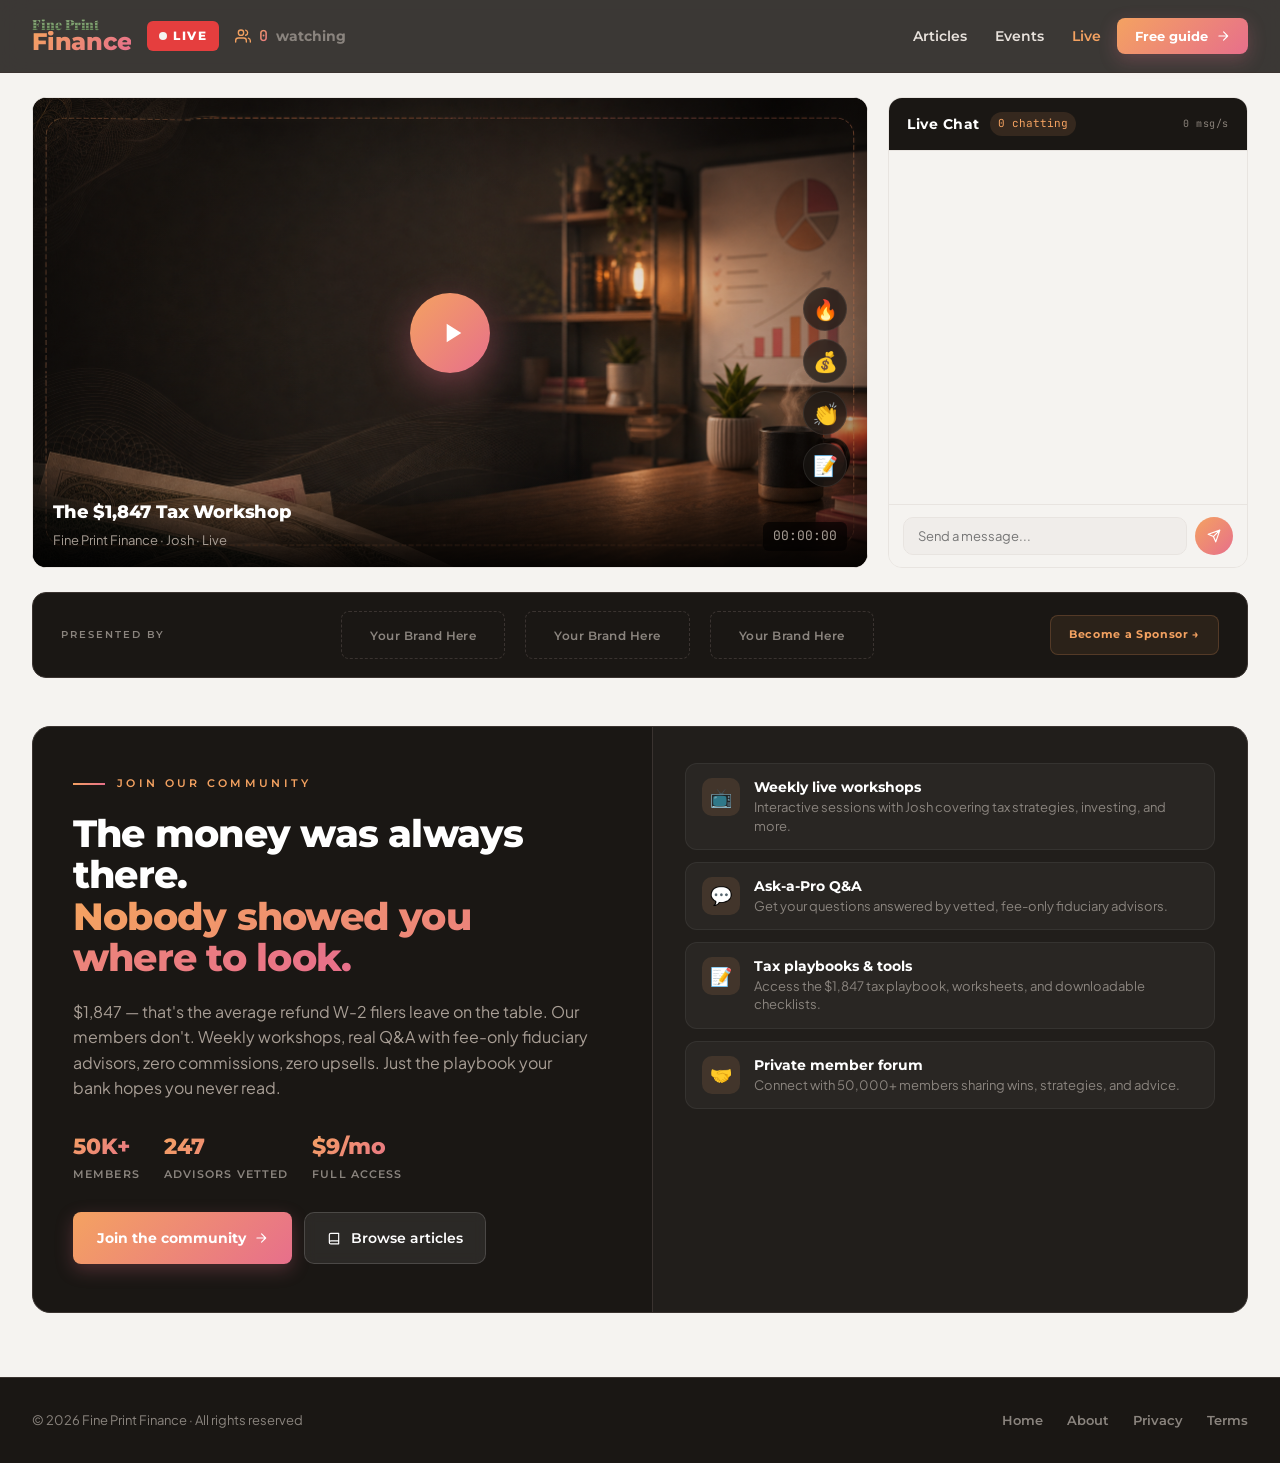
<file: live/index.html>
<!doctype html>
<html lang="en">
<head>
<meta charset="utf-8"/>
<meta name="viewport" content="width=device-width,initial-scale=1"/>
<title>LIVE — Fine Print Finance</title>
<meta name="description" content="Fine Print Finance — Live event stream"/>
<link rel="preconnect" href="https://fonts.googleapis.com">
<link rel="preconnect" href="https://fonts.gstatic.com" crossorigin>
<link href="https://fonts.googleapis.com/css2?family=Montserrat:wght@400;500;600;700;800;900&family=Plus+Jakarta+Sans:wght@400;500;600;700&family=Playfair+Display:ital,wght@0,700;0,800;0,900;1,700;1,800;1,900&family=JetBrains+Mono:wght@400;500&display=swap" rel="stylesheet">
<style>
:root {
  --coral: #F4A261;
  --pink: #E76F8B;
  --green: #4A6741;
  --green-lt: #6B8F5E;
  --char: #1A1714;
  --warm-dark: #2A2420;
  --off-white: #F5F3F0;
  --lt-grey: #F0EDEA;
  --line: #E8E4E0;
  --line-dark: #3A3330;
  --text: #1A1714;
  --text-2: #6B6560;
  --text-3: #8A847E;
  --grad: linear-gradient(135deg, #F4A261 0%, #E76F8B 100%);
  --grad-soft: linear-gradient(135deg, rgba(244,162,97,0.12), rgba(231,111,139,0.12));
}

* { box-sizing: border-box; margin: 0; padding: 0; }
html { scroll-behavior: smooth; }
body {
  background: var(--off-white);
  color: var(--text);
  font-family: 'Plus Jakarta Sans', 'Helvetica Neue', sans-serif;
  font-size: 17px; line-height: 1.6;
  -webkit-font-smoothing: antialiased;
}
h1,h2,h3,h4,h5 { font-family: 'Montserrat', sans-serif; margin: 0; letter-spacing: -0.01em; }
button { font-family: inherit; cursor: pointer; border: none; background: none; color: inherit; }

/* ============= WORDMARK ============= */
.fp-wm { display: inline-flex; flex-direction: column; align-items: flex-start; line-height: 0.95; cursor: pointer; }
.fp-wm .fp {
  font-family: 'Playfair Display', Georgia, serif; font-weight: 900;
  font-size: 14px; letter-spacing: -0.005em; line-height: 0.95;
  background-image:
    repeating-linear-gradient(0deg, rgba(0,0,0,0) 0px, rgba(0,0,0,0) 2px, rgba(26,23,20,0.45) 2px, rgba(26,23,20,0.45) 3px),
    linear-gradient(180deg, #8FAE7F, #6B8F5E);
  -webkit-background-clip: text; background-clip: text;
  -webkit-text-fill-color: transparent;
}
.fp-wm .fn {
  font-family: 'Montserrat', sans-serif; font-weight: 800; font-size: 24px;
  letter-spacing: -0.01em; line-height: 0.95;
  background: var(--grad); -webkit-background-clip: text; background-clip: text; color: transparent;
}

/* ============= NAV ============= */
.nav {
  position: sticky; top: 0; z-index: 100;
  background: rgba(26,23,20,0.85);
  backdrop-filter: blur(14px); -webkit-backdrop-filter: blur(14px);
  border-bottom: 1px solid var(--line-dark);
}
.nav-inner {
  display: flex; align-items: center; justify-content: space-between;
  height: 72px; max-width: 1440px; margin: 0 auto; padding: 0 32px; gap: 24px;
}
.nav-left { display: flex; align-items: center; gap: 16px; }
.nav-right { display: flex; align-items: center; gap: 16px; }

.nav-links { display: flex; align-items: center; gap: 28px; }
.nav-link {
  font-family: 'Montserrat', sans-serif; font-weight: 600; font-size: 14px;
  color: #e8e2dc; cursor: pointer; transition: color 0.15s; text-decoration: none;
}
.nav-link:hover, .nav-link.active { color: var(--coral); }

.live-badge {
  display: inline-flex; align-items: center; gap: 6px;
  background: #e53e3e; color: #fff; padding: 5px 12px; border-radius: 6px;
  font-family: 'Montserrat', sans-serif; font-weight: 800; font-size: 12px;
  letter-spacing: 0.12em; text-transform: uppercase;
  animation: livePulse 2s ease-in-out infinite;
}
.live-badge::before {
  content: ""; width: 8px; height: 8px; border-radius: 50%; background: var(--off-white);
  animation: liveDot 1.5s ease-in-out infinite;
}
@keyframes livePulse { 0%,100% { box-shadow: 0 0 0 0 rgba(229,62,62,0.5); } 50% { box-shadow: 0 0 12px 4px rgba(229,62,62,0.3); } }
@keyframes liveDot { 0%,100% { opacity: 1; } 50% { opacity: 0.4; } }

.viewer-count {
  display: flex; align-items: center; gap: 8px;
  font-family: 'Montserrat', sans-serif; font-weight: 700; font-size: 14px; color: #cfc7bf;
}
.viewer-count svg { color: var(--coral); }
.viewer-num {
  font-family: 'JetBrains Mono', monospace; font-weight: 500; font-size: 15px;
  background: var(--grad); -webkit-background-clip: text; background-clip: text; color: transparent;
}

.btn-primary {
  background: var(--grad); color: #fff; padding: 10px 18px; border-radius: 8px;
  font-family: 'Montserrat', sans-serif; font-weight: 700; font-size: 13px;
  box-shadow: 0 6px 18px rgba(231,111,139,0.25);
  display: inline-flex; align-items: center; gap: 8px;
  transition: transform 0.15s, box-shadow 0.15s; text-decoration: none;
}
.btn-primary:hover { transform: translateY(-1px); box-shadow: 0 8px 20px rgba(231,111,139,0.35); }

/* ============= MAIN LAYOUT ============= */
.live-content {
  max-width: 1440px; margin: 0 auto; padding: 24px 32px 0;
}

.live-grid {
  display: grid; grid-template-columns: 1fr 360px; gap: 20px;
}

/* ============= VIDEO ============= */
.video-wrap {
  border-radius: 14px; overflow: hidden; background: var(--char);
  border: 1px solid var(--line); position: relative;
}
.video-container {
  aspect-ratio: 16/9; position: relative; display: flex;
  align-items: center; justify-content: center; background: var(--char);
}
.video-placeholder {
  width: 100%; height: 100%;
  background: url('../assets/event-header-default.png') center center / cover no-repeat;
  position: relative;
}
.video-placeholder::after {
  content: ""; position: absolute; inset: 0;
  background: radial-gradient(circle at 50% 50%, transparent 30%, rgba(0,0,0,0.4) 100%);
}
.video-overlay {
  position: absolute; inset: 0; display: flex; align-items: center; justify-content: center; z-index: 2;
}
.play-button {
  width: 80px; height: 80px; border-radius: 50%;
  background: var(--grad); box-shadow: 0 12px 40px rgba(231,111,139,0.4);
  display: flex; align-items: center; justify-content: center;
  cursor: pointer; transition: transform 0.2s, box-shadow 0.2s;
}
.play-button:hover { transform: scale(1.08); box-shadow: 0 16px 48px rgba(231,111,139,0.5); }
.play-button svg { margin-left: 4px; }

.video-bottom-bar {
  position: absolute; bottom: 0; left: 0; right: 0; z-index: 3;
  padding: 16px 20px;
  background: linear-gradient(180deg, transparent, rgba(0,0,0,0.8));
  display: flex; justify-content: space-between; align-items: flex-end;
}
.stream-info { display: flex; flex-direction: column; gap: 4px; }
.stream-title {
  font-family: 'Montserrat', sans-serif; font-weight: 800; font-size: 18px;
  color: #fff; letter-spacing: -0.01em;
}
.stream-subtitle {
  font-family: 'Plus Jakarta Sans', sans-serif; font-size: 13px; color: #a89e95;
}
.stream-elapsed {
  font-family: 'JetBrains Mono', monospace; font-size: 13px; color: #a89e95;
  background: rgba(0,0,0,0.6); padding: 4px 10px; border-radius: 6px;
  backdrop-filter: blur(6px);
}

.reactions-bar {
  position: absolute; bottom: 80px; right: 20px; z-index: 5;
  display: flex; flex-direction: column; gap: 8px;
}
.reaction-btn {
  width: 44px; height: 44px; border-radius: 50%;
  background: rgba(26,23,20,0.7); backdrop-filter: blur(8px);
  border: 1px solid rgba(255,255,255,0.08);
  display: flex; align-items: center; justify-content: center;
  font-size: 20px; cursor: pointer; transition: transform 0.15s, background 0.15s;
}
.reaction-btn:hover { transform: scale(1.15); background: rgba(26,23,20,0.9); }

.floating-emoji {
  position: absolute; bottom: 100px; z-index: 4;
  font-size: 28px; pointer-events: none;
  animation: floatUp 3s ease-out forwards;
}
@keyframes floatUp {
  0% { opacity: 1; transform: translateY(0) scale(1); }
  70% { opacity: 0.8; }
  100% { opacity: 0; transform: translateY(-300px) scale(0.5) rotate(15deg); }
}

/* ============= CHAT PANEL ============= */
.chat-panel {
  border-radius: 14px; overflow: hidden; background: var(--off-white);
  border: 1px solid var(--line); display: flex; flex-direction: column;
}
.chat-header {
  padding: 14px 18px;
  border-bottom: 1px solid var(--line);
  display: flex; justify-content: space-between; align-items: center;
  background: var(--char); color: #fff;
  flex-shrink: 0;
}
.chat-header-left { display: flex; align-items: center; gap: 10px; }
.chat-header h3 {
  font-family: 'Montserrat', sans-serif; font-weight: 700; font-size: 14px;
  letter-spacing: 0.04em;
}
.chat-count {
  font-family: 'JetBrains Mono', monospace; font-size: 11px;
  color: var(--coral); background: rgba(244,162,97,0.12);
  padding: 3px 8px; border-radius: 12px;
}
.chat-speed {
  font-family: 'JetBrains Mono', monospace; font-size: 10px;
  color: #8a827a; letter-spacing: 0.06em;
}

.chat-messages {
  flex: 1; min-height: 0; overflow-y: auto; padding: 8px 0; background: var(--off-white);
  scroll-behavior: auto;
}
.chat-messages::-webkit-scrollbar { width: 4px; }
.chat-messages::-webkit-scrollbar-track { background: transparent; }
.chat-messages::-webkit-scrollbar-thumb { background: var(--line); border-radius: 4px; }

.chat-msg {
  padding: 6px 18px; font-size: 14px; line-height: 1.5;
  animation: msgSlide 0.2s ease-out; transition: background 0.2s;
}
.chat-msg:hover { background: var(--lt-grey); }
@keyframes msgSlide { from { opacity: 0; transform: translateY(8px); } to { opacity: 1; transform: translateY(0); } }

.chat-msg .name {
  font-family: 'Montserrat', sans-serif; font-weight: 700; font-size: 13px;
  margin-right: 6px; cursor: pointer;
}
.chat-msg .text { color: var(--text-2); }

/* User's pinned messages bar — always visible above input */
.user-pinned {
  border-top: 1px solid var(--line); background: var(--lt-grey);
  max-height: 120px; overflow-y: auto; padding: 0;
  flex-shrink: 0;
}
.user-pinned:empty { display: none; }
.user-pinned .chat-msg {
  background: rgba(74,103,65,0.08);
  border-left: 3px solid var(--green);
  padding: 8px 18px 8px 15px;
  animation: none;
}
.user-pinned .chat-msg .name { color: var(--green) !important; }
.user-pinned .chat-msg .text { color: var(--text); }
.user-pinned-label {
  font-family: 'Montserrat', sans-serif; font-weight: 600; font-size: 9px;
  letter-spacing: 0.15em; text-transform: uppercase; color: var(--text-3);
  padding: 6px 18px 0; display: block;
}
.user-pinned:empty + .user-pinned-label { display: none; }
.chat-msg .emoji { font-size: 15px; }

.nc-1 { color: #c07830; } .nc-2 { color: #c04860; } .nc-3 { color: #4A6741; }
.nc-4 { color: #4a7dab; } .nc-5 { color: #8a5dab; } .nc-6 { color: #a89040; }
.nc-7 { color: #c06050; } .nc-8 { color: #3a8a6a; } .nc-9 { color: #8a508a; }
.nc-10 { color: #8a7040; }

.chat-msg.super {
  background: var(--grad-soft);
  border-left: 3px solid var(--coral);
  padding-left: 15px; margin: 4px 0;
}
.chat-msg.super .amount {
  font-family: 'JetBrains Mono', monospace; font-weight: 700; font-size: 11px;
  background: var(--grad); -webkit-background-clip: text; background-clip: text; color: transparent;
  margin-right: 6px;
}

.chat-input-area {
  padding: 12px 14px; border-top: 1px solid var(--line);
  display: flex; gap: 8px; align-items: center; background: var(--off-white);
  flex-shrink: 0;
}
.chat-input-area input {
  flex: 1; background: var(--lt-grey); border: 1px solid var(--line);
  color: var(--text); padding: 10px 14px; border-radius: 10px;
  font-family: 'Plus Jakarta Sans', sans-serif; font-size: 13px; outline: none;
  transition: border-color 0.15s;
}
.chat-input-area input:focus { border-color: var(--coral); }
.chat-input-area button {
  width: 38px; height: 38px; border-radius: 50%; background: var(--grad);
  color: #fff; display: flex; align-items: center; justify-content: center;
  cursor: pointer; border: none; transition: transform 0.15s;
}
.chat-input-area button:hover { transform: scale(1.06); }

/* ============= SPONSOR LOWER THIRD ============= */
.sponsor-bar {
  margin-top: 24px; padding: 0 32px;
}
.sponsor-inner {
  max-width: 1440px; margin: 0 auto;
  border-radius: 14px; overflow: hidden;
  background: var(--char); border: 1px solid var(--line-dark);
  display: flex; align-items: center; justify-content: space-between;
  padding: 18px 28px; gap: 24px;
}
.sponsor-label {
  font-family: 'Montserrat', sans-serif; font-weight: 600; font-size: 10px;
  letter-spacing: 0.2em; text-transform: uppercase; color: var(--text-3);
  flex-shrink: 0;
}
.sponsor-slots {
  display: flex; align-items: center; gap: 20px; flex: 1;
  justify-content: center;
}
.sponsor-slot {
  display: flex; align-items: center; justify-content: center;
  padding: 10px 28px; border-radius: 8px;
  border: 1px dashed var(--line-dark);
  font-family: 'Montserrat', sans-serif; font-weight: 600; font-size: 12px;
  color: var(--text-3); letter-spacing: 0.04em;
  min-width: 160px; height: 48px;
  transition: border-color 0.15s, background 0.15s;
}
.sponsor-slot:hover {
  border-color: rgba(244,162,97,0.4); background: rgba(244,162,97,0.04);
}
.sponsor-cta {
  flex-shrink: 0;
  font-family: 'Montserrat', sans-serif; font-weight: 700; font-size: 11px;
  letter-spacing: 0.06em; color: var(--coral); background: rgba(244,162,97,0.08);
  border: 1px solid rgba(244,162,97,0.2); border-radius: 8px;
  padding: 10px 18px; cursor: pointer; transition: background 0.15s;
  text-decoration: none;
}
.sponsor-cta:hover { background: rgba(244,162,97,0.15); }

/* ============= COMMUNITY INVITE ============= */
.community-section {
  max-width: 1440px; margin: 0 auto; padding: 48px 32px 64px;
}
.community-invite {
  display: grid; grid-template-columns: 1fr 1fr; gap: 24px;
  border-radius: 18px; overflow: hidden;
  background: var(--char); color: #fff;
  border: 1px solid var(--line-dark);
}
.community-left {
  padding: 48px 40px; display: flex; flex-direction: column; gap: 20px;
  justify-content: center;
}
.community-eyebrow {
  font-family: 'Montserrat', sans-serif; font-weight: 600; font-size: 11px;
  letter-spacing: 0.3em; text-transform: uppercase; color: var(--coral);
  display: inline-flex; align-items: center; gap: 12px;
}
.community-eyebrow::before {
  content: ""; width: 32px; height: 2px; background: var(--grad);
}
.community-left h2 {
  font-weight: 800; font-size: clamp(28px, 3vw, 40px); line-height: 1.08;
  letter-spacing: -0.02em;
}
.community-left h2 em {
  font-style: normal; background: var(--grad);
  -webkit-background-clip: text; background-clip: text; color: transparent;
}
.community-left p {
  font-size: 16px; line-height: 1.6; color: #a89e95; max-width: 44ch;
}
.community-stats {
  display: flex; gap: 24px; margin-top: 8px;
}
.community-stat {
  display: flex; flex-direction: column; gap: 2px;
}
.community-stat b {
  font-family: 'Montserrat', sans-serif; font-weight: 800; font-size: 22px;
  background: var(--grad); -webkit-background-clip: text; background-clip: text; color: transparent;
}
.community-stat span {
  font-family: 'Montserrat', sans-serif; font-weight: 600; font-size: 11px;
  letter-spacing: 0.1em; text-transform: uppercase; color: var(--text-3);
}
.community-actions {
  display: flex; gap: 12px; flex-wrap: wrap; margin-top: 8px;
}
.btn-ghost {
  background: rgba(255,255,255,0.08); color: #fff; padding: 14px 22px; border-radius: 10px;
  font-family: 'Montserrat', sans-serif; font-weight: 600; font-size: 14px;
  border: 1px solid rgba(255,255,255,0.15);
  display: inline-flex; align-items: center; gap: 10px; backdrop-filter: blur(6px);
  transition: background 0.15s, border-color 0.15s; text-decoration: none; cursor: pointer;
}
.btn-ghost:hover { background: rgba(255,255,255,0.14); border-color: rgba(255,255,255,0.3); }

.community-right {
  display: flex; flex-direction: column; gap: 12px;
  padding: 36px 32px; background: rgba(255,255,255,0.03);
  border-left: 1px solid var(--line-dark);
}
.community-perk {
  display: flex; align-items: flex-start; gap: 14px;
  padding: 14px 16px; border-radius: 12px;
  background: rgba(255,255,255,0.04); border: 1px solid rgba(255,255,255,0.06);
  transition: background 0.15s;
}
.community-perk:hover { background: rgba(255,255,255,0.07); }
.perk-icon {
  width: 38px; height: 38px; border-radius: 10px; flex-shrink: 0;
  background: rgba(244,162,97,0.12); display: flex; align-items: center;
  justify-content: center; font-size: 18px;
}
.perk-text b {
  font-family: 'Montserrat', sans-serif; font-weight: 700; font-size: 14px;
  color: #fff; display: block; line-height: 1.3;
}
.perk-text span {
  font-family: 'Plus Jakarta Sans', sans-serif; font-size: 13px;
  color: #8a847e; line-height: 1.4; display: block; margin-top: 2px;
}

/* ============= FOOTER ============= */
.live-footer {
  background: var(--char); border-top: 1px solid var(--line-dark);
  padding: 32px 0;
}
.footer-inner {
  max-width: 1440px; margin: 0 auto; padding: 0 32px;
  display: flex; justify-content: space-between; align-items: center; gap: 24px;
}
.footer-copy {
  font-family: 'Plus Jakarta Sans', sans-serif; font-size: 13px; color: var(--text-3);
}
.footer-links {
  display: flex; gap: 24px;
}
.footer-links a {
  font-family: 'Montserrat', sans-serif; font-weight: 600; font-size: 13px;
  color: #8a847e; text-decoration: none; transition: color 0.15s;
}
.footer-links a:hover { color: var(--coral); }

/* ============= RESPONSIVE ============= */
@media (max-width: 980px) {
  .live-grid { grid-template-columns: 1fr; }
  .chat-panel { height: 420px; min-height: 360px; max-height: none; }
  .nav-links { display: none; }
  .sponsor-inner { flex-direction: column; text-align: center; gap: 16px; }
  .sponsor-slots { flex-wrap: wrap; }
  .community-invite { grid-template-columns: 1fr; }
  .community-right { border-left: none; border-top: 1px solid var(--line-dark); }
  .nav-inner { padding: 0 20px; }
  .live-content { padding: 24px 20px 0; }
  .sponsor-bar { padding: 0 20px; }
  .community-section { padding: 36px 20px 48px; }
  .footer-inner { padding: 0 20px; }
}
@media (max-width: 640px) {
  .live-content { padding: 16px 16px 0; }
  .live-grid { gap: 16px; }
  .video-wrap { border-radius: 10px; }
  .chat-panel { border-radius: 10px; height: 380px; }
  .sponsor-bar { padding: 0 16px; }
  .sponsor-inner { padding: 14px 18px; border-radius: 10px; }
  .sponsor-slot { min-width: 120px; padding: 8px 16px; }
  .community-section { padding: 28px 16px 40px; }
  .community-invite { border-radius: 14px; }
  .community-left { padding: 32px 24px; }
  .community-left h2 { font-size: 26px; }
  .community-right { padding: 24px; }
  .community-stats { gap: 16px; }
  .community-stat b { font-size: 18px; }
  .community-actions { flex-direction: column; }
  .footer-inner { flex-direction: column; gap: 12px; text-align: center; padding: 0 16px; }
  .footer-links { flex-wrap: wrap; justify-content: center; gap: 16px; }
}
</style>
</head>
<body>

<!-- ============= NAV ============= -->
<nav class="nav">
  <div class="nav-inner">
    <div class="nav-left">
      <div class="fp-wm" onclick="window.location.href='../blog/'">
        <span class="fp">Fine Print</span>
        <span class="fn">Finance</span>
      </div>
      <span class="live-badge">Live</span>
      <div class="viewer-count">
        <svg width="16" height="16" viewBox="0 0 24 24" fill="none"><path d="M17 21v-2a4 4 0 00-4-4H5a4 4 0 00-4 4v2M9 11a4 4 0 100-8 4 4 0 000 8zM23 21v-2a4 4 0 00-3-3.87M16 3.13a4 4 0 010 7.75" stroke="currentColor" stroke-width="2" stroke-linecap="round" stroke-linejoin="round"/></svg>
        <span class="viewer-num" id="viewerCount">0</span>
        <span style="color:var(--text-3)">watching</span>
      </div>
    </div>
    <div class="nav-right">
      <div class="nav-links">
        <a class="nav-link" href="../blog/">Articles</a>
        <a class="nav-link" href="../blog/#events">Events</a>
        <a class="nav-link active">Live</a>
      </div>
      <button class="btn-primary" onclick="window.location.href='../blog/#ask'">
        Free guide
        <svg width="14" height="14" viewBox="0 0 24 24" fill="none"><path d="M5 12h14M13 5l7 7-7 7" stroke="white" stroke-width="2" stroke-linecap="round" stroke-linejoin="round"/></svg>
      </button>
    </div>
  </div>
</nav>

<!-- ============= MAIN CONTENT ============= -->
<div class="live-content">
  <div class="live-grid">
    <!-- Video -->
    <div class="video-wrap">
      <div class="video-container" id="videoContainer">
        <div class="video-placeholder"></div>
        <div class="video-overlay" id="videoOverlay">
          <div class="play-button" onclick="startStream()">
            <svg width="32" height="32" viewBox="0 0 24 24" fill="white"><path d="M8 5v14l11-7z"/></svg>
          </div>
        </div>
        <div class="video-bottom-bar">
          <div class="stream-info">
            <div class="stream-title">The $1,847 Tax Workshop</div>
            <div class="stream-subtitle">Fine Print Finance &middot; Josh &middot; Live</div>
          </div>
          <div class="stream-elapsed" id="elapsed">00:00:00</div>
        </div>
        <div class="reactions-bar">
          <div class="reaction-btn" onclick="sendReaction('🔥')">🔥</div>
          <div class="reaction-btn" onclick="sendReaction('💰')">💰</div>
          <div class="reaction-btn" onclick="sendReaction('👏')">👏</div>
          <div class="reaction-btn" onclick="sendReaction('📝')">📝</div>
        </div>
      </div>
    </div>

    <!-- Chat -->
    <div class="chat-panel">
      <div class="chat-header">
        <div class="chat-header-left">
          <h3>Live Chat</h3>
          <span class="chat-count" id="chatCount">0 chatting</span>
        </div>
        <span class="chat-speed" id="chatSpeed">0 msg/s</span>
      </div>
      <div class="chat-messages" id="chatMessages"></div>
      <div class="user-pinned" id="userPinned"></div>
      <div class="chat-input-area">
        <input type="text" id="chatInput" placeholder="Send a message..." onkeydown="if(event.key==='Enter')sendUserMsg()"/>
        <button onclick="sendUserMsg()">
          <svg width="14" height="14" viewBox="0 0 24 24" fill="none"><path d="M22 2L11 13M22 2l-7 20-4-9-9-4 20-7z" stroke="white" stroke-width="2" stroke-linecap="round" stroke-linejoin="round"/></svg>
        </button>
      </div>
    </div>
  </div>
</div>

<!-- ============= SPONSOR LOWER THIRD ============= -->
<div class="sponsor-bar">
  <div class="sponsor-inner">
    <span class="sponsor-label">Presented by</span>
    <div class="sponsor-slots">
      <div class="sponsor-slot">Your Brand Here</div>
      <div class="sponsor-slot">Your Brand Here</div>
      <div class="sponsor-slot">Your Brand Here</div>
    </div>
    <a class="sponsor-cta" href="#">Become a Sponsor →</a>
  </div>
</div>

<!-- ============= COMMUNITY INVITE ============= -->
<div class="community-section">
  <div class="community-invite">
    <div class="community-left">
      <span class="community-eyebrow">Join our community</span>
      <h2>The money was always there.<br/><em>Nobody showed you where to look.</em></h2>
      <p>$1,847 — that's the average refund W-2 filers leave on the table. Our members don't. Weekly workshops, real Q&A with fee-only fiduciary advisors, zero commissions, zero upsells. Just the playbook your bank hopes you never read.</p>
      <div class="community-stats">
        <div class="community-stat">
          <b>50K+</b>
          <span>Members</span>
        </div>
        <div class="community-stat">
          <b>247</b>
          <span>Advisors vetted</span>
        </div>
        <div class="community-stat">
          <b>$9/mo</b>
          <span>Full access</span>
        </div>
      </div>
      <div class="community-actions">
        <a class="btn-primary" href="../blog/#ask" style="padding:14px 24px;font-size:14px;">
          Join the community
          <svg width="14" height="14" viewBox="0 0 24 24" fill="none"><path d="M5 12h14M13 5l7 7-7 7" stroke="white" stroke-width="2" stroke-linecap="round" stroke-linejoin="round"/></svg>
        </a>
        <a class="btn-ghost" href="../blog/">
          <svg width="14" height="14" viewBox="0 0 24 24" fill="none"><path d="M4 19.5A2.5 2.5 0 0 1 6.5 17H20V4H6.5A2.5 2.5 0 0 0 4 6.5v13zM4 19.5A2.5 2.5 0 0 0 6.5 22H20v-5" stroke="currentColor" stroke-width="2" fill="none" stroke-linecap="round" stroke-linejoin="round"/></svg>
          Browse articles
        </a>
      </div>
    </div>
    <div class="community-right">
      <div class="community-perk">
        <div class="perk-icon">📺</div>
        <div class="perk-text">
          <b>Weekly live workshops</b>
          <span>Interactive sessions with Josh covering tax strategies, investing, and more.</span>
        </div>
      </div>
      <div class="community-perk">
        <div class="perk-icon">💬</div>
        <div class="perk-text">
          <b>Ask-a-Pro Q&A</b>
          <span>Get your questions answered by vetted, fee-only fiduciary advisors.</span>
        </div>
      </div>
      <div class="community-perk">
        <div class="perk-icon">📝</div>
        <div class="perk-text">
          <b>Tax playbooks & tools</b>
          <span>Access the $1,847 tax playbook, worksheets, and downloadable checklists.</span>
        </div>
      </div>
      <div class="community-perk">
        <div class="perk-icon">🤝</div>
        <div class="perk-text">
          <b>Private member forum</b>
          <span>Connect with 50,000+ members sharing wins, strategies, and advice.</span>
        </div>
      </div>
    </div>
  </div>
</div>

<!-- ============= FOOTER ============= -->
<footer class="live-footer">
  <div class="footer-inner">
    <span class="footer-copy">© 2026 Fine Print Finance · All rights reserved</span>
    <div class="footer-links">
      <a href="../blog/">Home</a>
      <a href="../blog/#about">About</a>
      <a href="#">Privacy</a>
      <a href="#">Terms</a>
    </div>
  </div>
</footer>

<script>
// ========== CONFIG ==========
const SIMULATED_VIEWERS = 700000;
let trueViewers = 1;
let displayViewers = 0;
let streamStarted = false;
let streamStart = null;
let chatInterval = null;
let msgCount = 0;
let msgPerSecond = 0;
let lastMsgCountCheck = 0;
let lastMsgCountTime = Date.now();

// ========== VIEWER COUNT ==========
function animateViewerCount() {
  const target = SIMULATED_VIEWERS + trueViewers;
  const jitter = Math.floor((Math.random() - 0.5) * 2000);
  const finalTarget = target + jitter;

  if (displayViewers === 0) {
    const steps = 120;
    let step = 0;
    const ramp = setInterval(() => {
      step++;
      const progress = step / steps;
      const eased = 1 - Math.pow(1 - progress, 3);
      displayViewers = Math.floor(finalTarget * eased);
      updateViewerDisplay();
      if (step >= steps) {
        clearInterval(ramp);
        displayViewers = finalTarget;
        updateViewerDisplay();
        startViewerFluctuation();
      }
    }, 67);
  }
}

function startViewerFluctuation() {
  setInterval(() => {
    const jitter = Math.floor((Math.random() - 0.5) * 4000);
    const drift = Math.floor(Math.sin(Date.now() / 30000) * 8000);
    displayViewers = SIMULATED_VIEWERS + trueViewers + jitter + drift;
    updateViewerDisplay();
  }, 2000);
}

function updateViewerDisplay() {
  document.getElementById('viewerCount').textContent = displayViewers.toLocaleString();
}

// ========== ELAPSED TIME ==========
function updateElapsed() {
  if (!streamStart) return;
  const diff = Math.floor((Date.now() - streamStart) / 1000);
  const h = String(Math.floor(diff / 3600)).padStart(2, '0');
  const m = String(Math.floor((diff % 3600) / 60)).padStart(2, '0');
  const s = String(diff % 60).padStart(2, '0');
  document.getElementById('elapsed').textContent = `${h}:${m}:${s}`;
}

// ========== CHAT SIMULATION ==========
const FIRST_NAMES = [
  'Alex','Jordan','Sam','Morgan','Taylor','Casey','Riley','Quinn','Avery','Cameron',
  'Blake','Drew','Jamie','Jesse','Peyton','Reese','Sage','Skyler','Dakota','Kai',
  'Maria','David','Lisa','Mike','Sarah','Tom','Jenny','Chris','Amy','Dan',
  'Nicole','Ryan','Emily','Jake','Megan','Kevin','Rachel','Brian','Hannah','Tyler',
  'Omar','Priya','Yuki','Chen','Fatima','Diego','Anya','Raj','Leila','Javier',
  'DeShawn','Kenji','Simone','Mateo','Isla','Nadia','Oleg','Amara','Lucas','Sofia'
];

const CHAT_MESSAGES = [
  "\u{1F525}\u{1F525}\u{1F525}", "\u{1F4B0}\u{1F4B0}\u{1F4B0}", "\u{1F44F}\u{1F44F}\u{1F44F}", "\u{1F4DD} taking notes!!", "this is GOLD",
  "\u{1F92F}\u{1F92F}", "W stream", "LFG!!", "\u{1F48E}\u{1F48E}", "sheesh", "no way", "wait WHAT",
  "mind blown rn", "bro what", "huge W", "facts", "\u{1F4DD}\u{1F4DD}\u{1F4DD}", "yooo",
  "i had no idea about this deduction", "my CPA never told me this",
  "just checked my return... im missing $2k", "bruh i've been overpaying for YEARS",
  "this should be taught in school fr", "saving this for tax season",
  "just screenshot everything lol", "ok this actually makes sense now",
  "wait so I can still amend??", "calling my CPA tomorrow morning",
  "HSA gang rise up \u{1F64C}", "Schedule 1 line 11 everyone write that down",
  "just texted my wife about the HSA", "my 401k fees are 1.2% wtf",
  "switching to index funds tomorrow", "Roth IRA is the way",
  "does this work for self-employed?", "what about married filing separately?",
  "how far back can you amend?", "is there an income limit?",
  "what if I already used TurboTax?", "can someone explain the HSA part again?",
  "does this apply to 1099 workers?", "what about state taxes?",
  "when's the deadline for amending?", "does this work in all 50 states?",
  "first time here, this is amazing", "been watching since ep 1",
  "subscribed!", "shared this with my whole office", "my parents need to see this",
  "josh is the goat fr", "better than my college finance class",
  "finally someone who explains this clearly", "the fine print matters!!",
  "i tell everyone about this channel", "watching from \u{1F1E8}\u{1F1E6}",
  "watching from \u{1F1EC}\u{1F1E7}", "greetings from Texas!", "NYC in the house",
  "LA checking in", "Florida gang", "Chicago here!", "ATL represent",
  "W", "L", "real", "based", "cap", "no cap", "fr fr", "ong",
  "say less", "bet", "this", "^^^^^", "\u{1F4AF}", "\u{1F64F}", "\u{2764}\u{FE0F}",
  "clip that", "someone clip this", "rewind pls",
  "been doing my taxes wrong for 10 years apparently",
  "just saved this to watch again later with my partner",
  "the 401k fee section from last week saved me $400/year",
  "I actually amended my 2024 return after episode 53 and got $1,200 back",
  "this channel has literally paid for itself 100x over",
  "tell us about real estate closing costs next!!",
  "can you do one on student loan refinancing?",
  "petition for a healthcare episode \u{1F64F}",
];

const SUPER_MESSAGES = [
  { amount: '$5', text: 'Josh you changed my life with the HSA episode' },
  { amount: '$10', text: 'got $3,200 back on my amended return. THANK YOU' },
  { amount: '$2', text: 'first superchat ever, you earned it' },
  { amount: '$20', text: 'sharing this with my entire team at work' },
  { amount: '$5', text: 'the 401k fee audit saved me $800/yr no joke' },
  { amount: '$50', text: 'because of you I found a fee-only advisor and built a real plan. life changing.' },
  { amount: '$10', text: 'my tax refund was $2,400 bigger this year' },
  { amount: '$5', text: 'the closing cost episode saved us $4,100 on our house' },
  { amount: '$2', text: 'watching from London, wish we had this in the UK' },
  { amount: '$25', text: 'just hit 6 months of community membership. best $54 i ever spent' },
];

function getRandomName() {
  const name = FIRST_NAMES[Math.floor(Math.random() * FIRST_NAMES.length)];
  const suffix = Math.random() > 0.6 ? Math.floor(Math.random() * 999) : '';
  return name + suffix;
}

function getRandomColorClass() {
  return 'nc-' + (Math.floor(Math.random() * 10) + 1);
}

function addChatMessage(name, text, isSuper, amount) {
  const container = document.getElementById('chatMessages');
  const div = document.createElement('div');
  div.className = 'chat-msg' + (isSuper ? ' super' : '');
  const colorClass = getRandomColorClass();

  if (isSuper) {
    div.innerHTML = `<span class="amount">${amount}</span><span class="name ${colorClass}">${name}</span><span class="text">${text}</span>`;
  } else {
    div.innerHTML = `<span class="name ${colorClass}">${name}</span><span class="text">${text}</span>`;
  }

  container.appendChild(div);
  msgCount++;

  while (container.children.length > 200) {
    const first = container.firstChild;
    if (first && first.classList && first.classList.contains('user-msg')) {
      if (container.children[1]) container.removeChild(container.children[1]);
      else break;
    } else {
      container.removeChild(first);
    }
  }

  container.scrollTop = container.scrollHeight;
}

function generateChatMessage() {
  const isSuper = Math.random() < 0.008;
  if (isSuper) {
    const sc = SUPER_MESSAGES[Math.floor(Math.random() * SUPER_MESSAGES.length)];
    addChatMessage(getRandomName(), sc.text, true, sc.amount);
  } else {
    const text = CHAT_MESSAGES[Math.floor(Math.random() * CHAT_MESSAGES.length)];
    addChatMessage(getRandomName(), text, false);
  }
}

function startChat() {
  const msgsPerSecond = 35;
  const batchSize = 2;
  const interval = (1000 / msgsPerSecond) * batchSize;

  chatInterval = setInterval(() => {
    for (let i = 0; i < batchSize; i++) {
      generateChatMessage();
    }
  }, interval);

  setInterval(() => {
    const now = Date.now();
    const elapsed = (now - lastMsgCountTime) / 1000;
    if (elapsed >= 1) {
      msgPerSecond = Math.round((msgCount - lastMsgCountCheck) / elapsed);
      lastMsgCountCheck = msgCount;
      lastMsgCountTime = now;
      document.getElementById('chatSpeed').textContent = `~${msgPerSecond} msg/s`;

      const chatting = Math.floor(displayViewers * (0.02 + Math.random() * 0.03));
      document.getElementById('chatCount').textContent = chatting.toLocaleString() + ' chatting';
    }
  }, 1000);
}

// ========== REACTIONS ==========
function sendReaction(emoji) {
  const container = document.getElementById('videoContainer');
  const el = document.createElement('div');
  el.className = 'floating-emoji';
  el.textContent = emoji;
  el.style.right = (60 + Math.random() * 40) + 'px';
  container.appendChild(el);
  setTimeout(() => el.remove(), 3000);
  addChatMessage(getRandomName(), emoji, false);
}

function startAutoReactions() {
  const emojis = ['\u{1F525}','\u{1F4B0}','\u{1F44F}','\u{1F4DD}','\u{1F48E}','\u{1F64C}','\u{2764}\u{FE0F}','\u{1F4AF}'];
  setInterval(() => {
    if (Math.random() < 0.4) {
      const emoji = emojis[Math.floor(Math.random() * emojis.length)];
      const container = document.getElementById('videoContainer');
      const el = document.createElement('div');
      el.className = 'floating-emoji';
      el.textContent = emoji;
      el.style.right = (40 + Math.random() * 80) + 'px';
      container.appendChild(el);
      setTimeout(() => el.remove(), 3000);
    }
  }, 300);
}

// ========== USER INPUT ==========
function sendUserMsg() {
  const input = document.getElementById('chatInput');
  const text = input.value.trim();
  if (!text) return;

  // Add to main chat so others "see" it
  addChatMessage('You', text, false);

  // Pin in the user's pinned bar so it stays visible
  const pinned = document.getElementById('userPinned');
  const div = document.createElement('div');
  div.className = 'chat-msg';
  div.innerHTML = `<span class="name">You</span><span class="text">${text}</span>`;
  pinned.appendChild(div);
  pinned.scrollTop = pinned.scrollHeight;

  // Keep max 5 pinned messages
  while (pinned.children.length > 5) {
    pinned.removeChild(pinned.firstChild);
  }

  input.value = '';
}

// ========== START STREAM ==========
function startStream() {
  if (streamStarted) return;
  streamStarted = true;
  streamStart = Date.now();

  document.getElementById('videoOverlay').style.display = 'none';

  animateViewerCount();
  startChat();
  startAutoReactions();

  setInterval(updateElapsed, 1000);

  addChatMessage('Fine Print Finance', 'Welcome to the live stream! The $1,847 Tax Workshop starts now.', false);
  addChatMessage('Moderator', 'Rules: Be respectful. No financial advice in chat. Questions welcome!', false);
}

// ========== SYNC CHAT HEIGHT TO VIDEO ==========
function syncChatHeight() {
  const video = document.querySelector('.video-wrap');
  const chat = document.querySelector('.chat-panel');
  if (video && chat && window.innerWidth > 980) {
    const h = video.offsetHeight;
    if (h > 100) chat.style.height = h + 'px';
  } else if (chat) {
    chat.style.height = '420px';
  }
}
window.addEventListener('resize', syncChatHeight);
// Run multiple times on load to catch layout settling
window.addEventListener('load', () => { syncChatHeight(); setTimeout(syncChatHeight, 300); });
syncChatHeight();
setTimeout(syncChatHeight, 50);
setTimeout(syncChatHeight, 200);

// ========== INIT ==========
document.getElementById('viewerCount').textContent = '0';
</script>
</body>
</html>
</file>
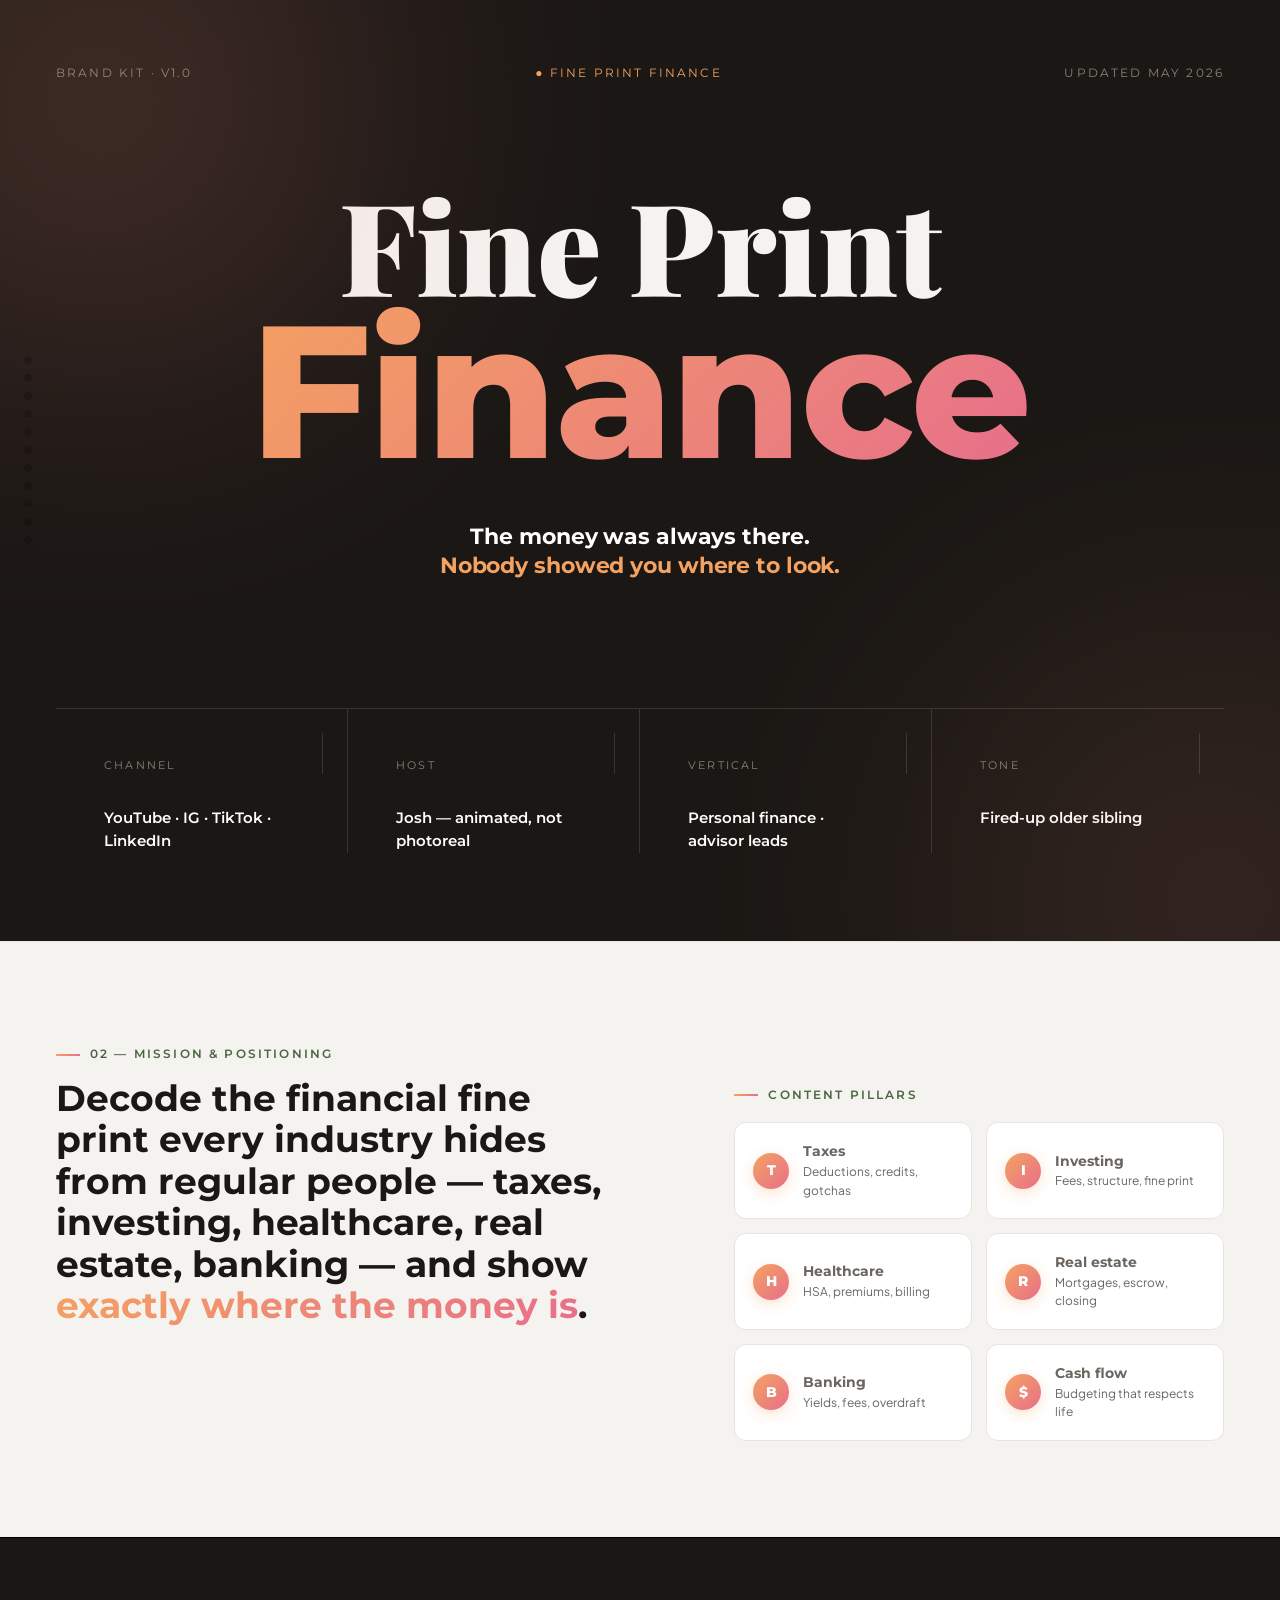
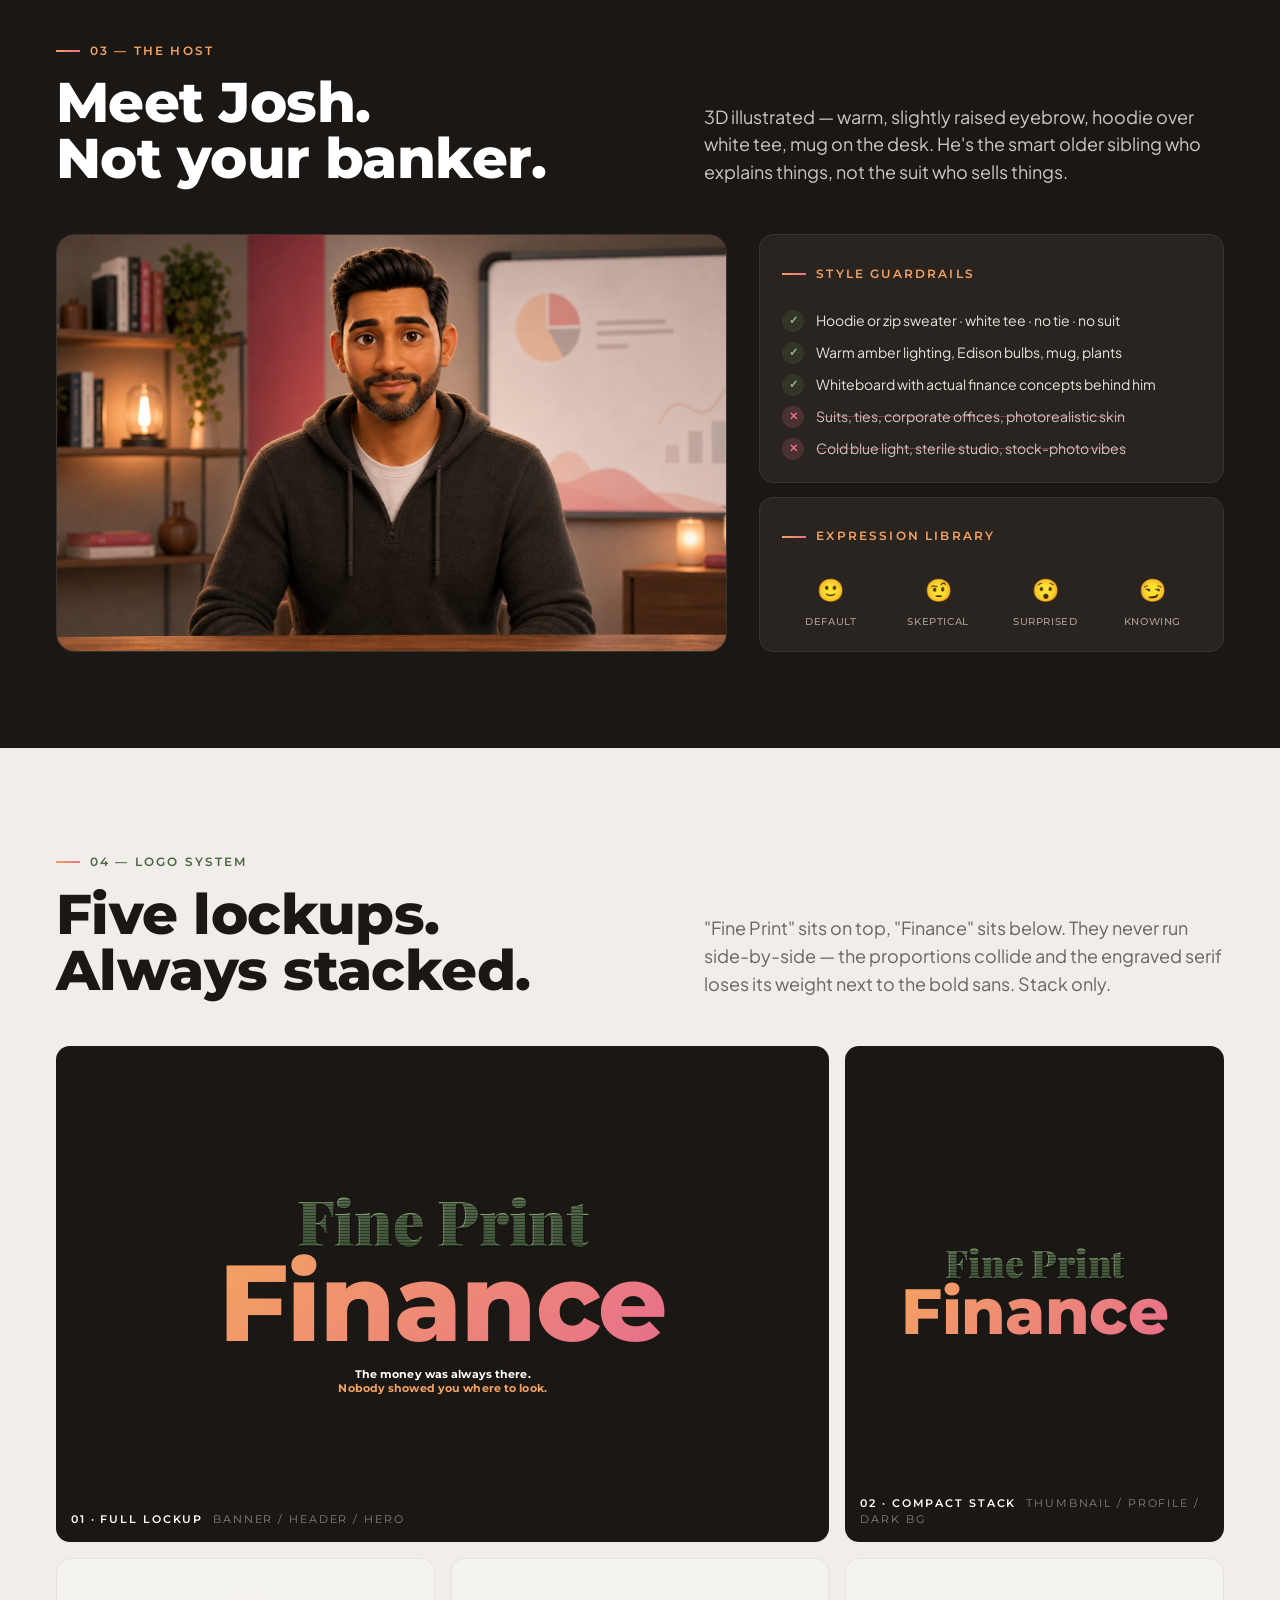
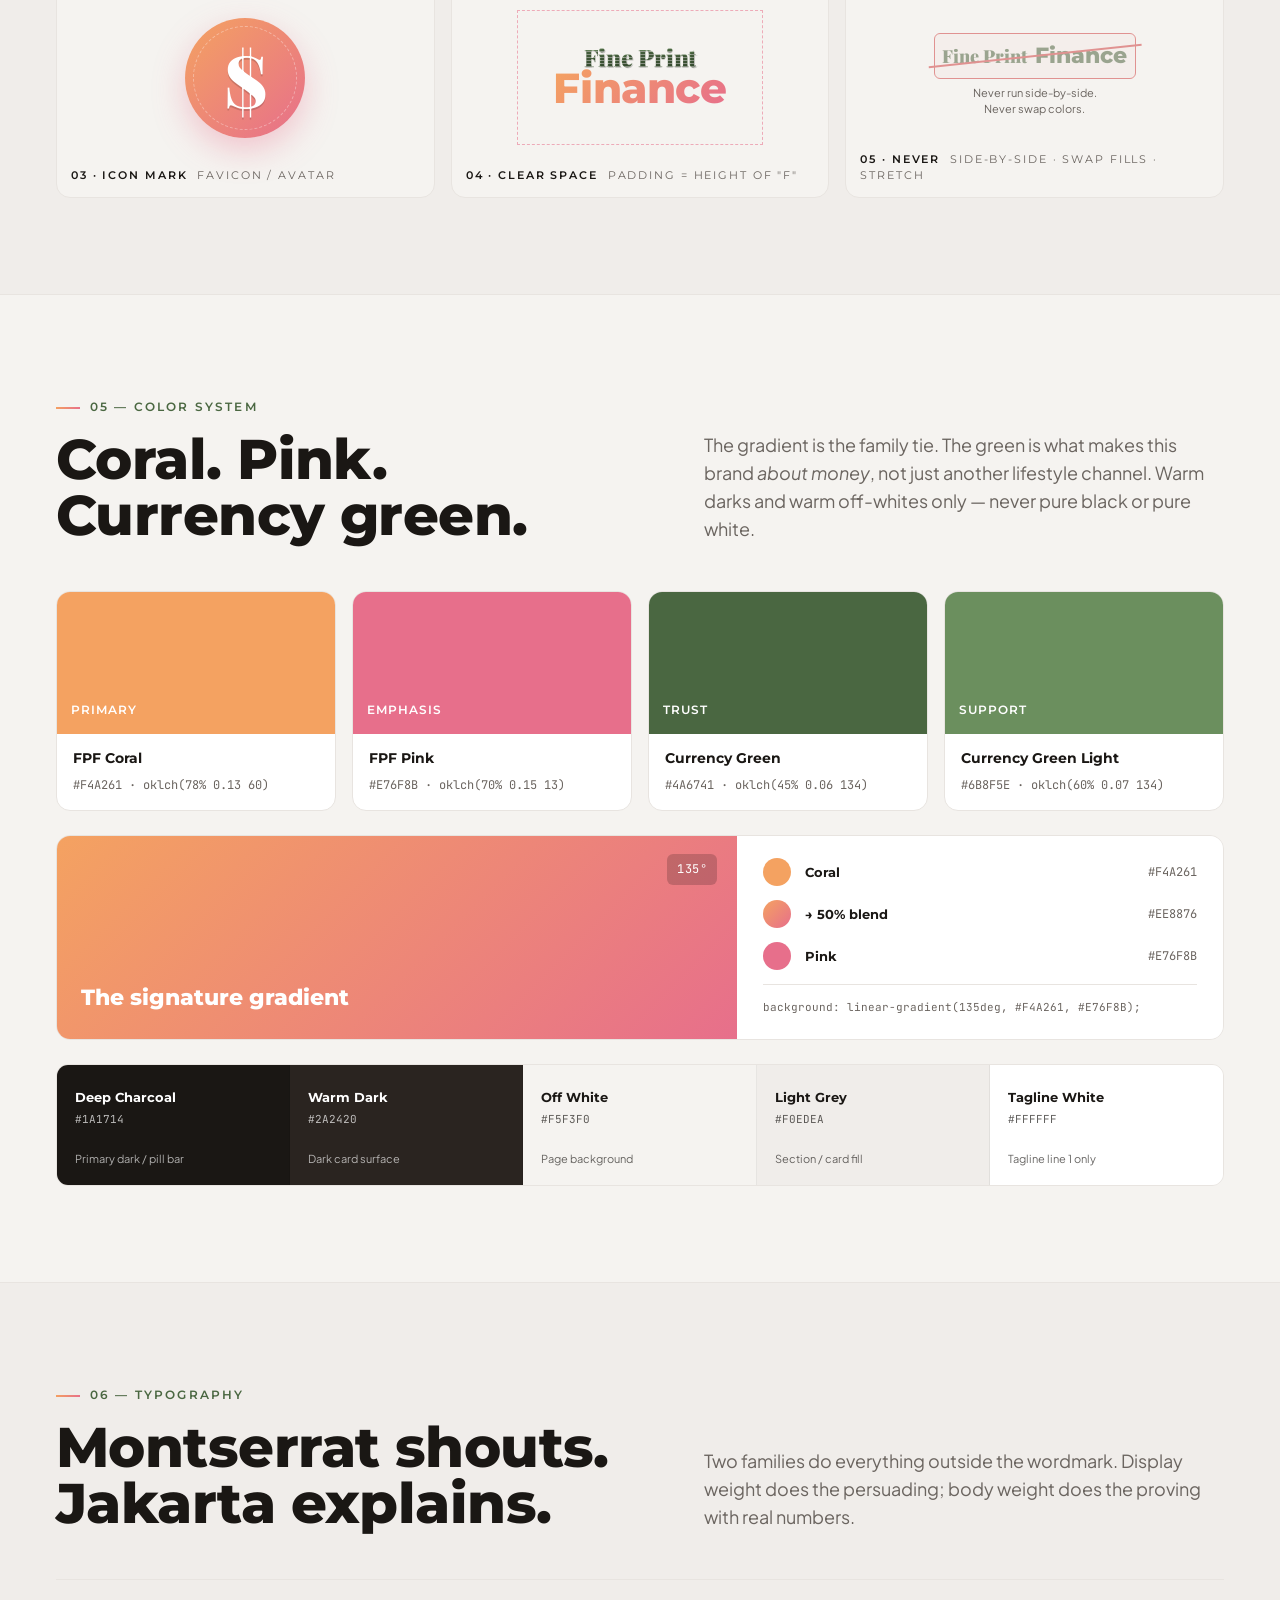
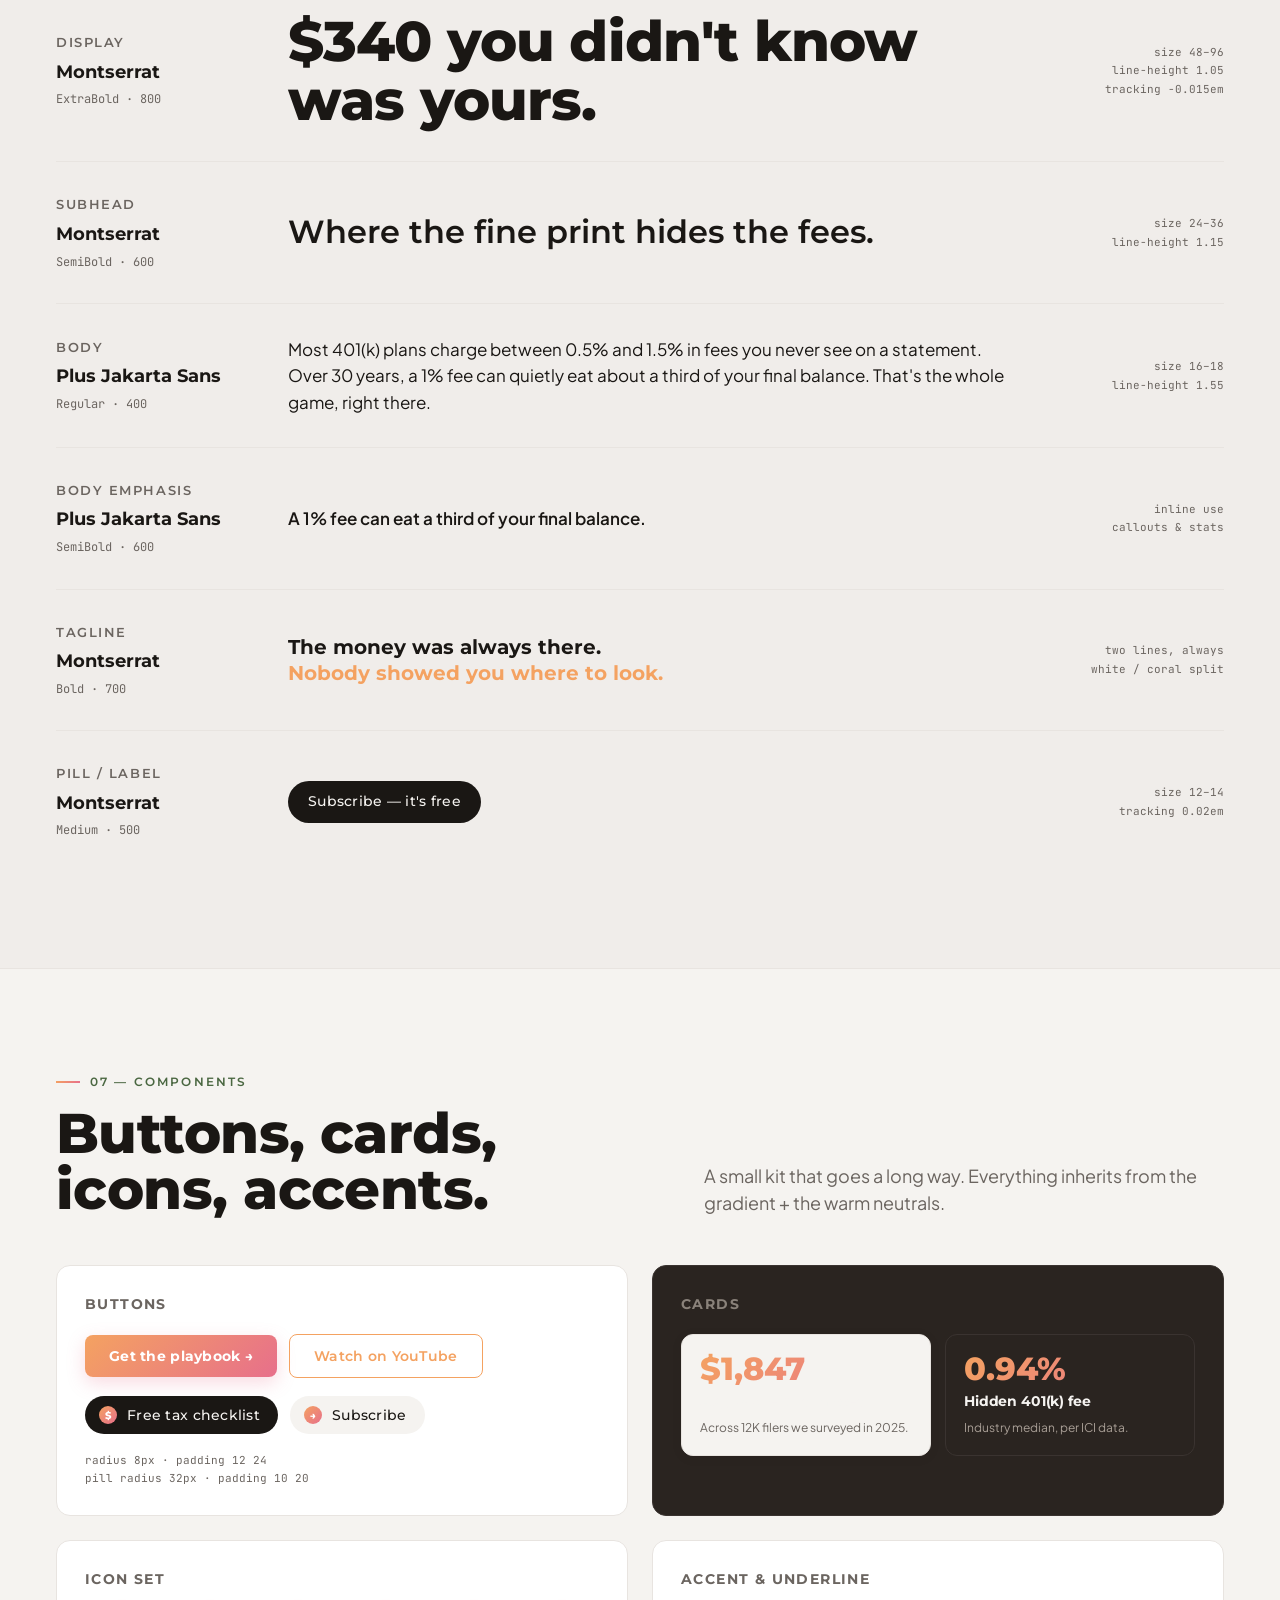
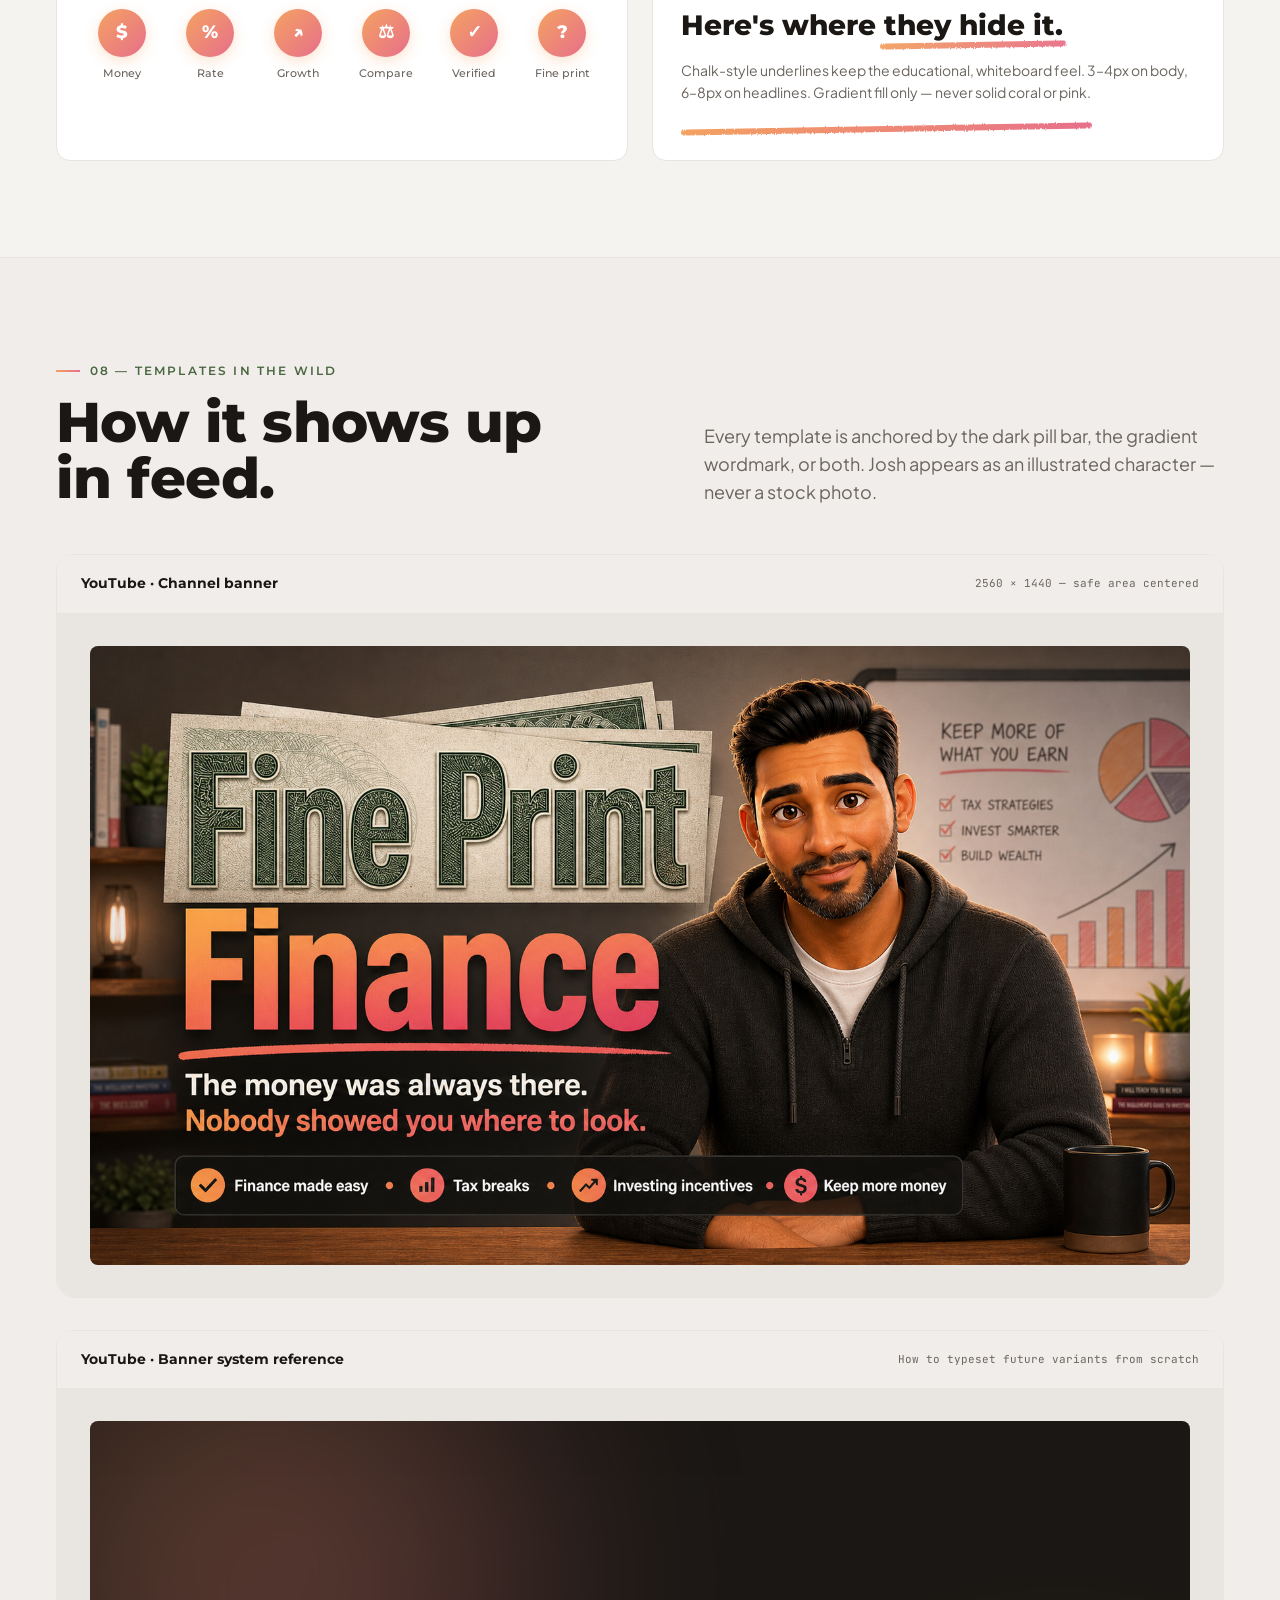
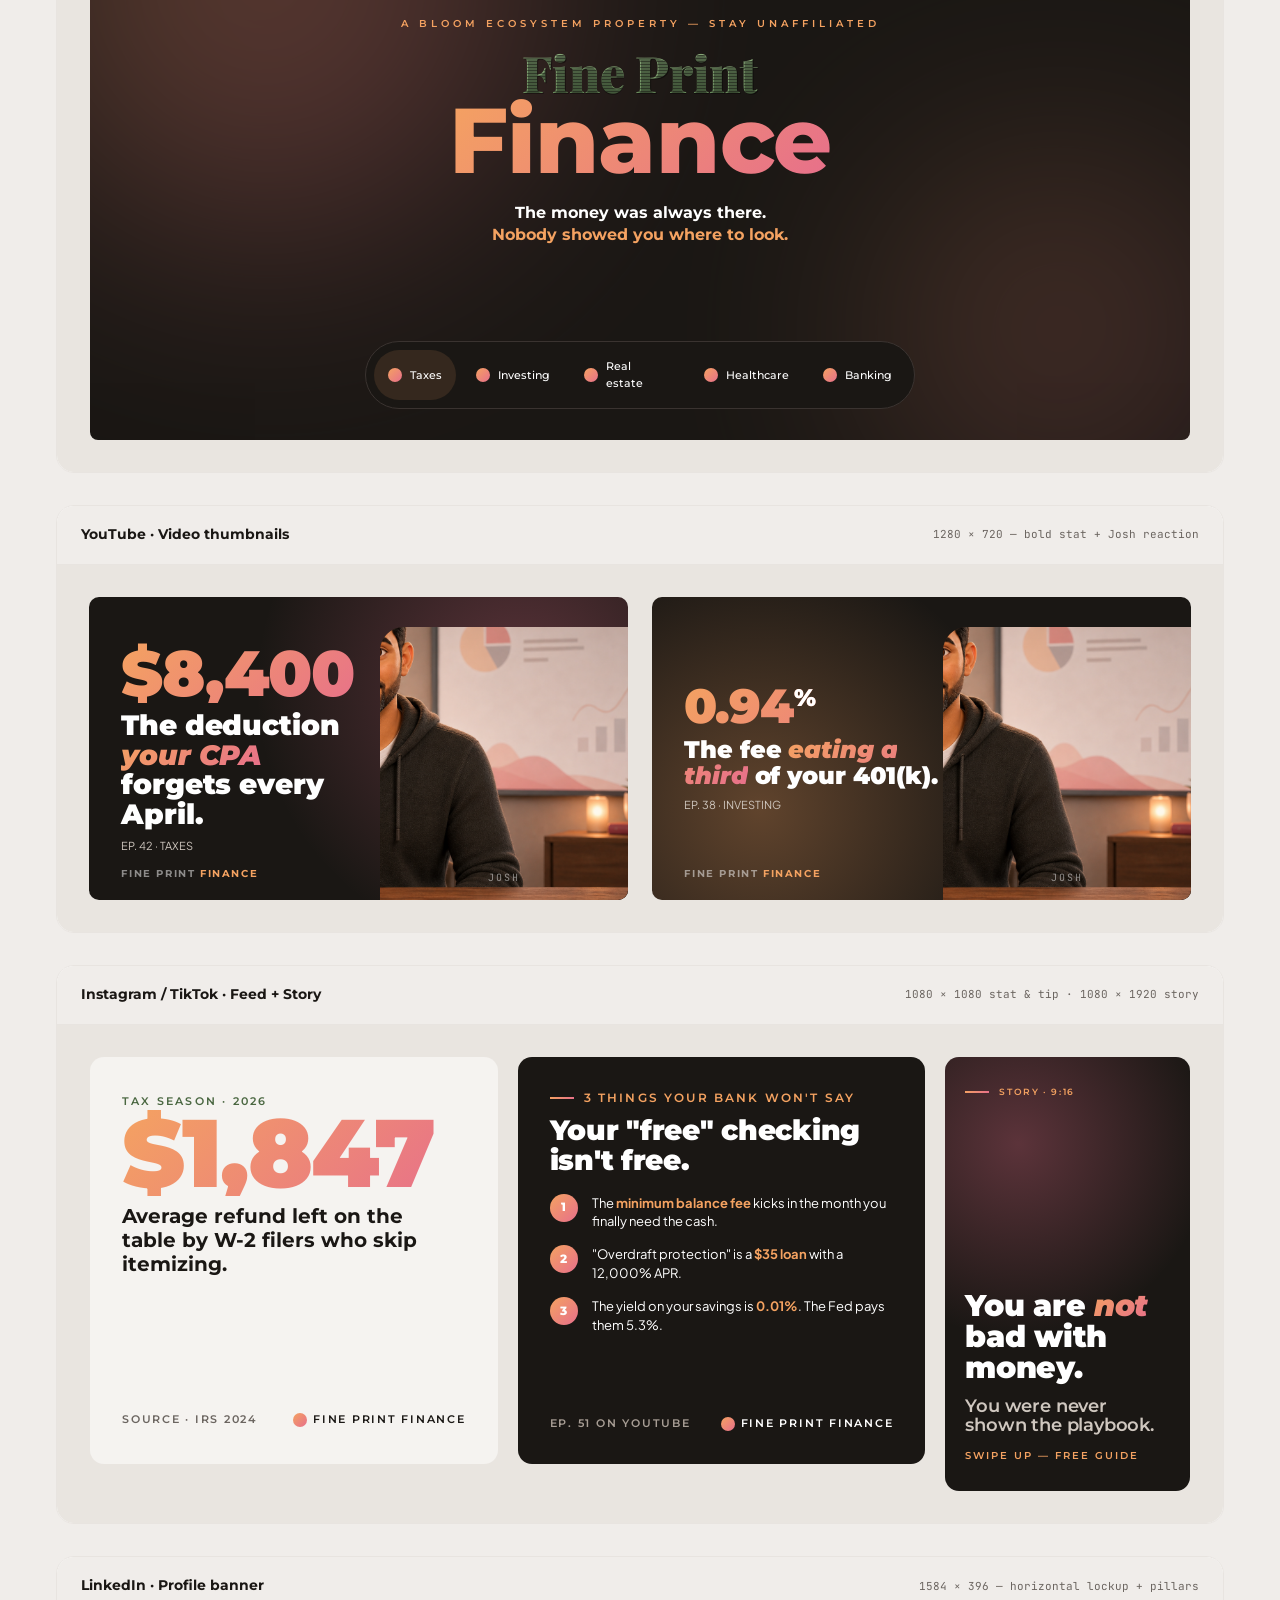
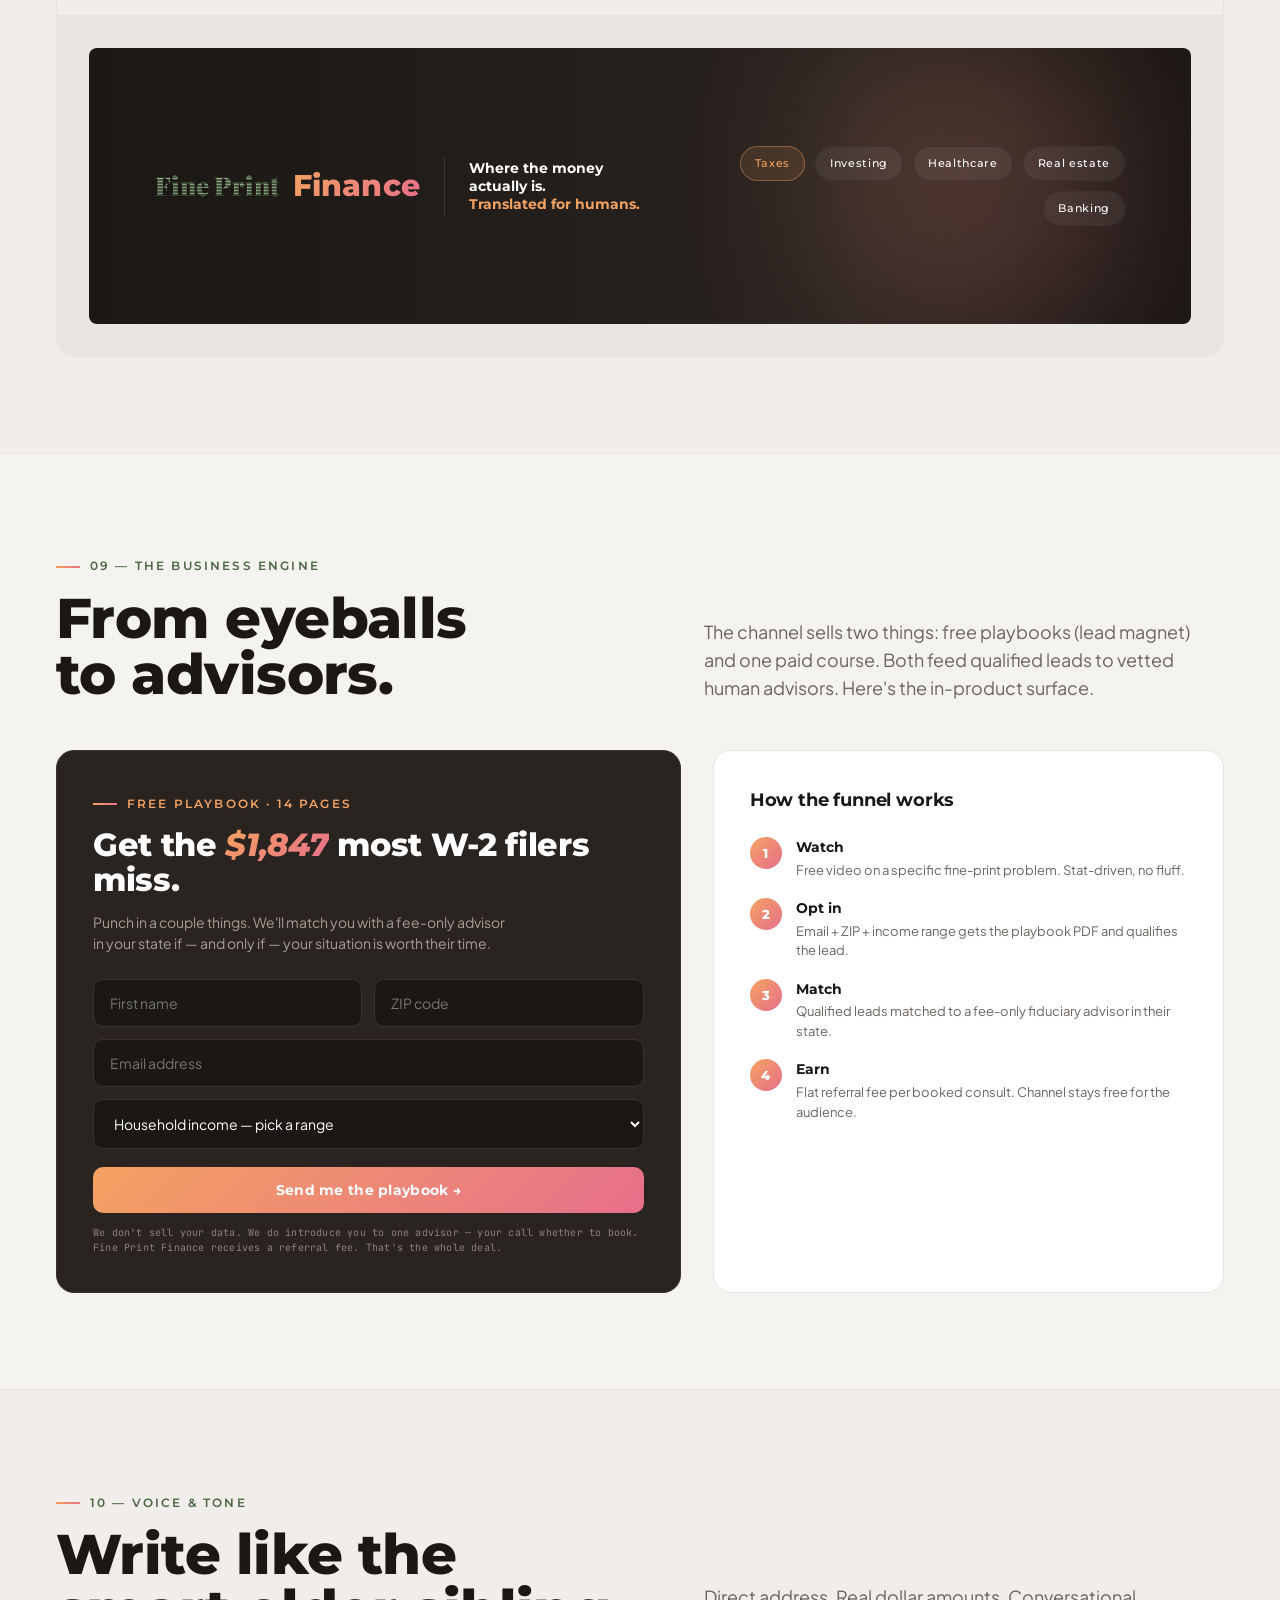
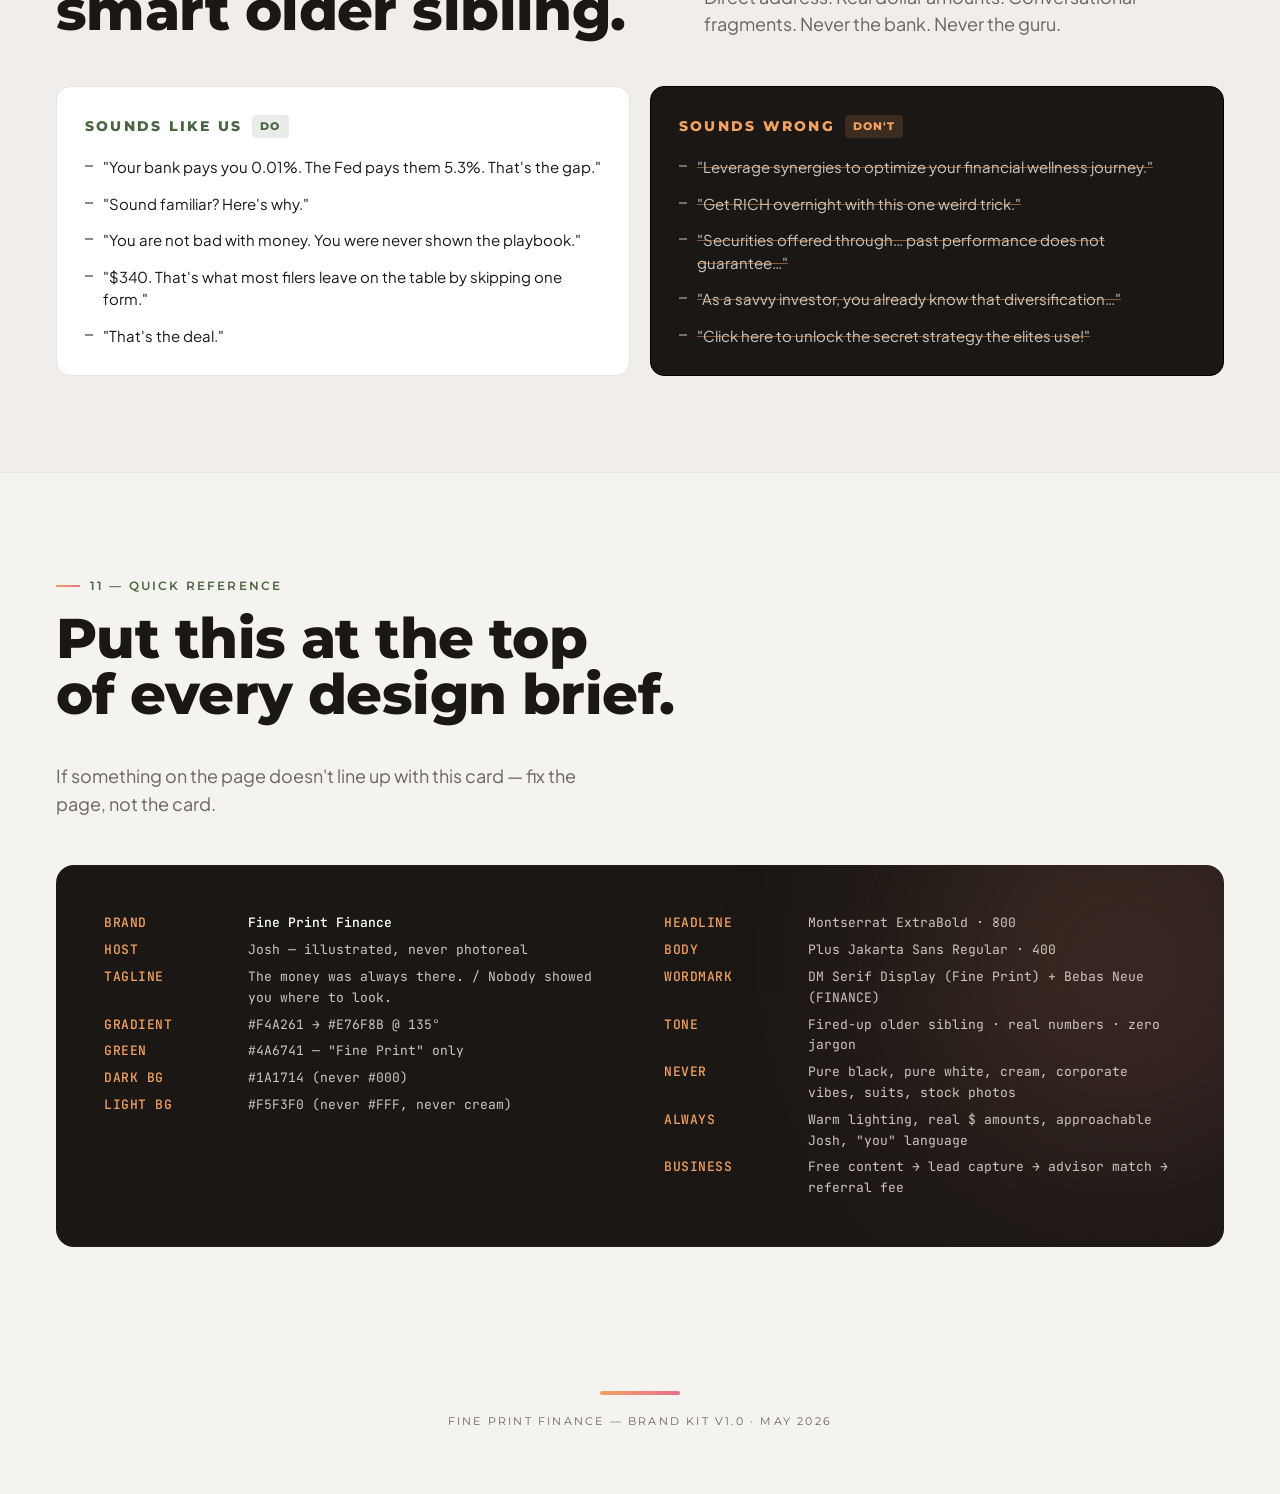
<file: Fine Print Finance Brand Kit-print.html>
<!doctype html>
<html lang="en">
<head>
<meta charset="utf-8" />
<meta name="viewport" content="width=device-width,initial-scale=1" />
<title>Fine Print Finance — Brand Kit v1.0</title>
<link rel="preconnect" href="https://fonts.googleapis.com">
<link rel="preconnect" href="https://fonts.gstatic.com" crossorigin>
<link href="https://fonts.googleapis.com/css2?family=Montserrat:wght@400;500;600;700;800;900&family=Plus+Jakarta+Sans:wght@400;500;600;700&family=Playfair+Display:ital,wght@0,700;0,800;0,900;1,700;1,800;1,900&family=JetBrains+Mono:wght@400;500&family=Caveat:wght@500;700&display=swap" rel="stylesheet">
<style>
  :root{
    --coral:#F4A261;
    --pink:#E76F8B;
    --green:#4A6741;
    --green-lt:#6B8F5E;
    --char:#1A1714;
    --warm-dark:#2A2420;
    --off-white:#F5F3F0;
    --lt-grey:#F0EDEA;
    --line:#E8E4E0;
    --line-dark:#3A3330;
    --text:#1A1714;
    --text-2:#6B6560;
    --text-rev:#F5F3F0;
    --grad: linear-gradient(135deg,#F4A261 0%, #E76F8B 100%);
  }
  *{box-sizing:border-box}
  html,body{margin:0;padding:0}
  body{
    background:var(--off-white);
    color:var(--text);
    font-family:'Plus Jakarta Sans','Helvetica Neue',sans-serif;
    font-size:16px;line-height:1.55;
    -webkit-font-smoothing:antialiased;
  }
  h1,h2,h3,h4,h5{font-family:'Montserrat',sans-serif;margin:0;letter-spacing:-0.01em}
  .mono{font-family:'JetBrains Mono',ui-monospace,monospace}

  /* ---------- shared layout ---------- */
  .wrap{max-width:1280px;margin:0 auto;padding:0 56px}
  section{padding:96px 0;border-top:1px solid var(--line)}
  section.dark{background:var(--char);color:var(--text-rev);border-top-color:#000}
  section.dark .eyebrow{color:var(--coral)}
  section.dark .lede{color:#cfc7bf}
  .section-head{display:flex;align-items:flex-end;justify-content:space-between;gap:40px;margin-bottom:48px;flex-wrap:wrap}
  .section-head h2{font-size:56px;font-weight:800;line-height:1;max-width:720px}
  .eyebrow{
    font-family:'Montserrat',sans-serif;font-weight:600;
    text-transform:uppercase;letter-spacing:0.18em;font-size:12px;
    color:var(--green);margin-bottom:14px;
    display:inline-flex;align-items:center;gap:10px;
  }
  .eyebrow::before{content:"";width:24px;height:2px;background:var(--grad);display:inline-block}
  .lede{font-size:18px;line-height:1.55;color:var(--text-2);max-width:520px}

  /* ---------- hero ---------- */
  .hero{
    background:var(--char);color:var(--text-rev);
    padding:64px 0 88px;border-top:none;
    position:relative;overflow:hidden;
  }
  .hero-top{display:flex;justify-content:space-between;align-items:center;font-family:'Montserrat',sans-serif;font-size:12px;letter-spacing:0.18em;text-transform:uppercase;color:#8a827a;margin-bottom:80px}
  .hero-top span:nth-child(2){color:var(--coral)}
  .hero-lockup{display:flex;flex-direction:column;align-items:center;text-align:center;padding:24px 0 48px}
  /* engraved-currency texture for "Fine Print" — horizontal hairlines like a banknote print */
  .engraved{
    color:#4A6741;
    background-image:
      repeating-linear-gradient(0deg,
        rgba(245,243,240,0) 0px,
        rgba(245,243,240,0) 2px,
        rgba(245,243,240,0.55) 2px,
        rgba(245,243,240,0.55) 3px),
      linear-gradient(180deg, #5A7A4F 0%, #3F5837 100%);
    -webkit-background-clip:text;background-clip:text;
    -webkit-text-fill-color:transparent;color:transparent;
    text-shadow:1px 1px 0 rgba(0,0,0,0.18);
    filter:contrast(1.05);
  }
  /* dark-bg version: hairlines are darker so they read against light green */
  .engraved.on-dark{
    background-image:
      repeating-linear-gradient(0deg,
        rgba(0,0,0,0) 0px,
        rgba(0,0,0,0) 2px,
        rgba(26,23,20,0.45) 2px,
        rgba(26,23,20,0.45) 3px),
      linear-gradient(180deg, #8FAE7F 0%, #6B8F5E 100%);
    text-shadow:1px 1px 0 rgba(0,0,0,0.4);
  }

  .wm-fineprint{
    font-family:'Playfair Display',Georgia,serif;font-weight:900;font-style:normal;
    font-size:128px;line-height:0.9;
    letter-spacing:-0.005em;
  }
  .wm-finance{
    font-family:'Montserrat',sans-serif;font-weight:800;
    font-size:188px;line-height:0.9;letter-spacing:-0.01em;
    background:var(--grad);
    -webkit-background-clip:text;background-clip:text;color:transparent;
    margin-top:4px;
  }
  .tagline{margin-top:48px;font-family:'Montserrat',sans-serif;font-weight:700;font-size:22px;line-height:1.3;letter-spacing:-0.005em}
  .tagline .l1{color:#fff;display:block}
  .tagline .l2{color:var(--coral);display:block}
  .hero-meta{display:grid;grid-template-columns:repeat(4,1fr);gap:0;border-top:1px solid #3a3330;margin-top:80px}
  .hero-meta div{padding:24px 24px 0;border-right:1px solid #3a3330}
  .hero-meta div:last-child{border-right:none}
  .hero-meta .k{font-family:'Montserrat',sans-serif;font-size:11px;letter-spacing:0.2em;text-transform:uppercase;color:#8a827a;margin-bottom:8px}
  .hero-meta .v{font-family:'Montserrat',sans-serif;font-weight:600;font-size:15px;color:#fff}

  /* gradient blur */
  .glow{position:absolute;width:520px;height:520px;border-radius:50%;filter:blur(140px);opacity:0.22;background:var(--grad);left:-160px;top:-160px;pointer-events:none}
  .glow.b{left:auto;right:-200px;top:auto;bottom:-220px;opacity:0.15}

  /* ---------- 02 mission ---------- */
  .mission-grid{display:grid;grid-template-columns:1.1fr 0.9fr;gap:80px;align-items:start}
  .mission-grid p{font-family:'Montserrat',sans-serif;font-weight:700;font-size:36px;line-height:1.15;color:var(--text);max-width:560px;margin:0}
  .mission-grid p em{font-style:normal;background:var(--grad);-webkit-background-clip:text;background-clip:text;color:transparent}
  .pillars{display:grid;grid-template-columns:1fr 1fr;gap:14px}
  .pillar{background:#fff;border:1px solid var(--line);border-radius:12px;padding:18px 18px;display:flex;align-items:center;gap:14px}
  .pillar .ic{width:36px;height:36px;border-radius:50%;background:var(--grad);display:flex;align-items:center;justify-content:center;color:#fff;font-family:'Montserrat',sans-serif;font-weight:800;font-size:14px;flex-shrink:0}
  .pillar b{font-family:'Montserrat',sans-serif;font-weight:700;font-size:14px;display:block}
  .pillar span{font-size:12px;color:var(--text-2)}

  /* ---------- 03 logo lockups ---------- */
  .lockup-grid{display:grid;grid-template-columns:repeat(6,1fr);grid-auto-rows:240px;gap:16px}
  .lockup{
    border-radius:14px;border:1px solid var(--line);position:relative;
    background:var(--off-white);overflow:hidden;
    display:flex;align-items:center;justify-content:center;padding:24px;
  }
  .lockup.dark{background:var(--char);border-color:transparent}
  .lockup .lbl{
    position:absolute;left:14px;bottom:12px;
    font-family:'Montserrat',sans-serif;font-size:10.5px;letter-spacing:0.18em;text-transform:uppercase;color:var(--text-2);
  }
  .lockup.dark .lbl{color:#8a827a}
  .lockup .lbl b{color:var(--text);font-weight:600}
  .lockup.dark .lbl b{color:#fff}

  .lockup.l1{grid-column:span 4;grid-row:span 2}
  .lockup.l2{grid-column:span 2;grid-row:span 2}
  .lockup.l4{grid-column:span 2}
  .lockup.l5{grid-column:span 2}
  .lockup.l6{grid-column:span 2}

  /* mini logos */
  .ml{display:flex;flex-direction:column;align-items:center;text-align:center}
  .ml .fp{
    font-family:'Playfair Display',Georgia,serif;font-weight:900;line-height:0.95;letter-spacing:-0.005em;
    color:#4A6741;
    background-image:
      repeating-linear-gradient(0deg,
        rgba(245,243,240,0) 0px,
        rgba(245,243,240,0) 2px,
        rgba(245,243,240,0.55) 2px,
        rgba(245,243,240,0.55) 3px),
      linear-gradient(180deg,#5A7A4F,#3F5837);
    -webkit-background-clip:text;background-clip:text;
    -webkit-text-fill-color:transparent;
    text-shadow:0.5px 0.5px 0 rgba(0,0,0,0.18);
  }
  .ml.dark-lock .fp{
    background-image:
      repeating-linear-gradient(0deg,
        rgba(0,0,0,0) 0px,
        rgba(0,0,0,0) 2px,
        rgba(26,23,20,0.45) 2px,
        rgba(26,23,20,0.45) 3px),
      linear-gradient(180deg,#8FAE7F,#6B8F5E);
    -webkit-background-clip:text;background-clip:text;
    -webkit-text-fill-color:transparent;
    text-shadow:0.5px 0.5px 0 rgba(0,0,0,0.4);
  }
  .ml .fn{font-family:'Montserrat',sans-serif;font-weight:800;letter-spacing:-0.01em;background:var(--grad);-webkit-background-clip:text;background-clip:text;color:transparent;line-height:0.95}
  .ml.size-xl .fp{font-size:62px}
  .ml.size-xl .fn{font-size:108px}
  .ml.size-lg .fp{font-size:38px}
  .ml.size-lg .fn{font-size:64px}
  .ml.size-md .fp{font-size:24px}
  .ml.size-md .fn{font-size:42px}
  .ml.size-sm .fp{font-size:17px}
  .ml.size-sm .fn{font-size:30px}
  .ml .tg{margin-top:14px;font-family:'Montserrat',sans-serif;font-weight:700;font-size:11px;letter-spacing:0.01em;line-height:1.3}
  .ml .tg .a{color:var(--text);display:block}
  .ml.dark-lock .tg .a{color:#fff}
  .ml .tg .b{color:var(--coral);display:block}

  /* horizontal lockup */
  .hl{display:flex;align-items:baseline;gap:14px}
  .hl .fp{
    font-family:'Playfair Display',Georgia,serif;font-weight:900;font-size:40px;line-height:1;letter-spacing:-0.005em;
    background-image:
      repeating-linear-gradient(0deg,
        rgba(245,243,240,0) 0px,
        rgba(245,243,240,0) 2px,
        rgba(245,243,240,0.55) 2px,
        rgba(245,243,240,0.55) 3px),
      linear-gradient(180deg,#5A7A4F,#3F5837);
    -webkit-background-clip:text;background-clip:text;
    -webkit-text-fill-color:transparent;
    text-shadow:0.5px 0.5px 0 rgba(0,0,0,0.18);
  }
  .hl .fn{font-family:'Montserrat',sans-serif;font-weight:800;letter-spacing:0.005em;background:var(--grad);-webkit-background-clip:text;background-clip:text;color:transparent;font-size:46px;line-height:1}

  /* icon mark */
  .iconmark{
    width:120px;height:120px;border-radius:50%;
    background:var(--grad);
    display:flex;align-items:center;justify-content:center;
    box-shadow:0 12px 32px rgba(231,111,139,0.35);
    position:relative;
  }
  .iconmark::after{
    content:"";position:absolute;inset:8px;border-radius:50%;border:1.5px dashed rgba(255,255,255,0.35);
  }
  .iconmark .sym{
    font-family:'Playfair Display',Georgia,serif;font-weight:900;font-size:72px;color:#fff;line-height:1;letter-spacing:-0.02em;
    text-shadow:0 2px 0 rgba(0,0,0,0.15);
  }

  /* clear space diagram */
  .clearspace{display:flex;align-items:center;justify-content:center;width:100%;height:100%;position:relative}
  .cs-inner{position:relative}
  .cs-inner .ml{position:relative;z-index:2}
  .cs-mark{
    position:absolute;border:1px dashed rgba(231,111,139,0.55);
    pointer-events:none;
  }

  /* ---------- 04 color ---------- */
  .swatch-row{display:grid;grid-template-columns:repeat(4,1fr);gap:16px}
  .swatch{border-radius:14px;overflow:hidden;border:1px solid var(--line);background:#fff;display:flex;flex-direction:column;min-height:220px}
  .sw-color{flex:1;min-height:140px;display:flex;align-items:flex-end;padding:14px;color:#fff;font-family:'Montserrat',sans-serif;font-weight:600;font-size:12px;letter-spacing:0.08em;text-transform:uppercase}
  .sw-meta{padding:14px 16px}
  .sw-meta b{font-family:'Montserrat',sans-serif;font-weight:700;font-size:14px;display:block;margin-bottom:2px}
  .sw-meta .hex{font-family:'JetBrains Mono',monospace;font-size:12px;color:var(--text-2)}

  .grad-card{
    margin-top:24px;border-radius:14px;overflow:hidden;border:1px solid var(--line);
    display:grid;grid-template-columns:1.4fr 1fr;min-height:200px;
  }
  .grad-vis{background:var(--grad);position:relative;display:flex;align-items:flex-end;padding:24px;color:#fff}
  .grad-vis .label{font-family:'Montserrat',sans-serif;font-weight:800;font-size:22px}
  .grad-vis .deg{position:absolute;top:18px;right:20px;font-family:'JetBrains Mono',monospace;font-size:12px;background:rgba(0,0,0,0.18);padding:6px 10px;border-radius:6px;letter-spacing:0.04em}
  .grad-stops{padding:22px 26px;display:flex;flex-direction:column;justify-content:center;gap:14px;background:#fff}
  .stop{display:flex;align-items:center;gap:14px}
  .stop .dot{width:28px;height:28px;border-radius:50%}
  .stop .nm{font-family:'Montserrat',sans-serif;font-weight:700;font-size:13px}
  .stop .hx{font-family:'JetBrains Mono',monospace;font-size:12px;color:var(--text-2);margin-left:auto}

  /* secondary palette neutrals */
  .neutrals{margin-top:24px;display:grid;grid-template-columns:repeat(5,1fr);gap:0;border-radius:12px;overflow:hidden;border:1px solid var(--line)}
  .neutral{padding:22px 18px 18px;min-height:120px;display:flex;flex-direction:column;justify-content:space-between;border-right:1px solid rgba(0,0,0,0.06)}
  .neutral:last-child{border-right:none}
  .neutral b{font-family:'Montserrat',sans-serif;font-weight:700;font-size:13px;display:block}
  .neutral .hex{font-family:'JetBrains Mono',monospace;font-size:11px;opacity:0.7;margin-top:4px}
  .neutral .use{font-size:11px;opacity:0.65;line-height:1.3;margin-top:auto}

  /* ---------- 05 typography ---------- */
  .type-stack{display:grid;grid-template-columns:1fr;gap:0;border-top:1px solid var(--line)}
  .type-row{
    display:grid;grid-template-columns:200px 1fr 180px;
    border-bottom:1px solid var(--line);padding:32px 0;align-items:center;gap:32px;
  }
  .tr-meta .role{font-family:'Montserrat',sans-serif;font-weight:600;font-size:13px;letter-spacing:0.12em;text-transform:uppercase;color:var(--text-2)}
  .tr-meta .font{font-family:'Montserrat',sans-serif;font-weight:700;font-size:18px;margin-top:6px}
  .tr-meta .wt{font-family:'JetBrains Mono',monospace;font-size:12px;color:var(--text-2);margin-top:4px}
  .tr-sample{font-family:'Montserrat',sans-serif}
  .tr-specs{font-family:'JetBrains Mono',monospace;font-size:11px;color:var(--text-2);text-align:right;line-height:1.7}

  .ts-display{font-weight:800;font-size:56px;line-height:1.05;letter-spacing:-0.015em}
  .ts-sub{font-weight:600;font-size:32px;line-height:1.15}
  .ts-body{font-family:'Plus Jakarta Sans',sans-serif;font-weight:400;font-size:17px;line-height:1.55}
  .ts-emph{font-family:'Plus Jakarta Sans',sans-serif;font-weight:600;font-size:17px;line-height:1.55}
  .ts-tag{font-weight:700;font-size:20px;line-height:1.3}
  .ts-tag .b{color:var(--coral)}
  .ts-pill{font-weight:500;font-size:14px;letter-spacing:0.02em;background:var(--char);color:var(--text-rev);padding:10px 20px;border-radius:32px;display:inline-block}

  /* ---------- 06 components ---------- */
  .comp-grid{display:grid;grid-template-columns:1fr 1fr;gap:24px}
  .comp{background:#fff;border:1px solid var(--line);border-radius:14px;padding:28px;min-height:220px;display:flex;flex-direction:column;gap:18px}
  .comp.dark{background:var(--warm-dark);border-color:var(--line-dark);color:var(--text-rev)}
  .comp h4{font-family:'Montserrat',sans-serif;font-weight:700;font-size:14px;letter-spacing:0.1em;text-transform:uppercase;color:var(--text-2)}
  .comp.dark h4{color:#8a827a}
  .row{display:flex;gap:12px;align-items:center;flex-wrap:wrap}

  /* buttons */
  .btn{font-family:'Montserrat',sans-serif;font-weight:700;font-size:14px;border:none;cursor:pointer;letter-spacing:0.02em}
  .btn-primary{background:var(--grad);color:#fff;padding:12px 24px;border-radius:8px;box-shadow:0 6px 18px rgba(231,111,139,0.25)}
  .btn-secondary{background:transparent;color:var(--coral);padding:12px 24px;border-radius:8px;border:1.5px solid var(--coral);font-weight:600}
  .btn-pill{background:var(--char);color:var(--text-rev);padding:10px 18px 10px 14px;border-radius:32px;font-weight:500;display:inline-flex;align-items:center;gap:10px}
  .btn-pill .dot{width:18px;height:18px;border-radius:50%;background:var(--grad);display:inline-flex;align-items:center;justify-content:center;color:#fff;font-size:10px;font-weight:800}
  .btn-pill.lt{background:var(--off-white);color:var(--text)}

  /* icon set */
  .icon-set{display:grid;grid-template-columns:repeat(6,1fr);gap:14px;width:100%}
  .ic-cell{display:flex;flex-direction:column;align-items:center;gap:8px}
  .ic{width:48px;height:48px;border-radius:50%;background:var(--grad);display:flex;align-items:center;justify-content:center;color:#fff;font-family:'Montserrat',sans-serif;font-weight:800;font-size:18px;box-shadow:0 4px 14px rgba(244,162,97,0.3)}
  .ic-cell span{font-family:'Montserrat',sans-serif;font-weight:500;font-size:11px;color:var(--text-2);text-align:center}
  .comp.dark .ic-cell span{color:#a89e95}

  /* cards demo */
  .card-lt{background:var(--off-white);border:1px solid var(--line);border-radius:12px;padding:18px;box-shadow:0 2px 12px rgba(26,23,20,0.06);flex:1}
  .card-dk{background:var(--warm-dark);border:1px solid var(--line-dark);border-radius:12px;padding:18px;flex:1;color:var(--text-rev)}
  .card-lt h5,.card-dk h5{font-family:'Montserrat',sans-serif;font-weight:700;font-size:14px;margin-bottom:6px}
  .card-lt p,.card-dk p{font-size:12px;color:var(--text-2);margin:0}
  .card-dk p{color:#a89e95}
  .num{font-family:'Montserrat',sans-serif;font-weight:800;font-size:32px;background:var(--grad);-webkit-background-clip:text;background-clip:text;color:transparent;line-height:1;margin-bottom:6px}

  /* underline accent */
  .underline-demo{font-family:'Montserrat',sans-serif;font-weight:800;font-size:28px;line-height:1.2}
  .ul-chalk{position:relative;display:inline-block}
  .ul-chalk::after{
    content:"";position:absolute;left:-2%;right:-2%;bottom:-6px;height:6px;
    background:var(--grad);
    border-radius:4px;
    transform:rotate(-1deg);
    filter:url(#chalk);
    opacity:0.95;
  }

  /* ---------- 07 applications ---------- */
  .app-grid{display:grid;grid-template-columns:1fr;gap:32px}
  .app-card{background:#fff;border:1px solid var(--line);border-radius:18px;overflow:hidden}
  .app-head{padding:18px 24px;display:flex;justify-content:space-between;align-items:center;border-bottom:1px solid var(--line);background:var(--lt-grey)}
  .app-head b{font-family:'Montserrat',sans-serif;font-weight:700;font-size:14px}
  .app-head span{font-family:'JetBrains Mono',monospace;font-size:11px;color:var(--text-2)}
  .app-body{padding:32px;display:flex;justify-content:center;background:#e9e5e0}

  /* YouTube banner 2560x1440 (scaled) */
  .yt-banner{
    width:100%;max-width:1100px;aspect-ratio:2560/1440;
    background:#1A1714 center/cover no-repeat;
    border-radius:8px;position:relative;overflow:hidden;color:#fff;
    display:flex;flex-direction:column;justify-content:center;align-items:center;
  }
  .yt-banner.use-photo{
    background-image:url('assets/banner-reference.png');
    background-size:cover;background-position:center;
  }
  .yt-banner.use-photo .yt-safe,
  .yt-banner.use-photo .yt-pillbar,
  .yt-banner.use-photo::before,
  .yt-banner.use-photo::after{display:none}
  .yt-banner::before{
    content:"";position:absolute;width:520px;height:520px;border-radius:50%;
    background:var(--grad);filter:blur(120px);opacity:0.28;
    left:-80px;top:-100px;
  }
  .yt-banner::after{
    content:"";position:absolute;width:380px;height:380px;border-radius:50%;
    background:var(--grad);filter:blur(110px);opacity:0.18;
    right:-60px;bottom:-80px;
  }
  .yt-safe{position:relative;z-index:2;display:flex;flex-direction:column;align-items:center;text-align:center;padding:0 16px}
  .yt-eyebrow{font-family:'Montserrat',sans-serif;font-weight:600;font-size:10px;letter-spacing:0.4em;text-transform:uppercase;color:var(--coral);margin-bottom:18px}
  .yt-lockup .fp{
    font-family:'Playfair Display',Georgia,serif;font-weight:900;font-size:50px;line-height:0.95;letter-spacing:-0.005em;
    background-image:
      repeating-linear-gradient(0deg,
        rgba(0,0,0,0) 0px,
        rgba(0,0,0,0) 2px,
        rgba(26,23,20,0.45) 2px,
        rgba(26,23,20,0.45) 3px),
      linear-gradient(180deg,#8FAE7F,#6B8F5E);
    -webkit-background-clip:text;background-clip:text;
    -webkit-text-fill-color:transparent;
    text-shadow:0.5px 0.5px 0 rgba(0,0,0,0.4);
  }
  .yt-lockup .fn{font-family:'Montserrat',sans-serif;font-weight:800;letter-spacing:-0.01em;background:var(--grad);-webkit-background-clip:text;background-clip:text;color:transparent;font-size:92px;line-height:0.95}
  .yt-tag{margin-top:18px;font-family:'Montserrat',sans-serif;font-weight:700;font-size:16px;line-height:1.35}
  .yt-tag .b{color:var(--coral)}
  .yt-pillbar{
    position:absolute;left:50%;bottom:5%;transform:translateX(-50%);
    display:flex;gap:6px;background:var(--char);
    padding:8px;border-radius:48px;z-index:2;
    border:1px solid #3a3330;
  }
  .yt-pill{
    display:flex;align-items:center;gap:8px;
    padding:8px 14px;border-radius:32px;
    font-family:'Montserrat',sans-serif;font-weight:500;font-size:11px;color:#fff;
  }
  .yt-pill .d{width:14px;height:14px;border-radius:50%;background:var(--grad)}
  .yt-pill.active{background:rgba(244,162,97,0.12)}

  /* YouTube thumbnail 1280x720 */
  .thumb-row{display:grid;grid-template-columns:1fr 1fr;gap:24px}
  .thumb{
    width:100%;aspect-ratio:16/9;border-radius:10px;overflow:hidden;
    background:var(--char);position:relative;color:#fff;
    display:flex;align-items:center;
  }
  .thumb .bg-glow{position:absolute;inset:0;background:radial-gradient(circle at 80% 30%, rgba(231,111,139,0.32), transparent 55%)}
  .thumb-josh{
    position:absolute;right:0;bottom:0;width:46%;height:90%;
    border-top-left-radius:24px;
    background:linear-gradient(160deg,#8B5A3C 0%, #4A2F1F 70%);
    display:flex;align-items:flex-end;justify-content:center;
    overflow:hidden;
  }
  .thumb-josh::after{
    content:"JOSH";position:absolute;bottom:14px;
    font-family:'JetBrains Mono',monospace;font-size:10px;
    color:rgba(255,255,255,0.5);letter-spacing:0.2em;
  }
  /* Josh as image inside thumb */
  .thumb-josh{
    background:linear-gradient(160deg,#3a2419 0%, #1a0e07 100%);
  }
  .thumb-josh img{
    position:absolute;right:-10%;bottom:0;height:120%;width:auto;
    object-fit:cover;object-position:center top;
  }
  .thumb-content{position:relative;z-index:2;padding:8% 5% 8% 6%;max-width:58%}
  .t-stat{font-family:'Montserrat',sans-serif;font-weight:900;font-size:64px;line-height:0.95;background:var(--grad);-webkit-background-clip:text;background-clip:text;color:transparent;letter-spacing:-0.02em}
  .t-stat sup{font-size:0.5em;vertical-align:0.7em;-webkit-text-fill-color:#fff;background:none}
  .t-head{font-family:'Montserrat',sans-serif;font-weight:900;font-size:28px;line-height:1.05;margin-top:8px;letter-spacing:-0.005em}
  .t-head u{text-decoration:none;background:var(--grad);-webkit-background-clip:text;background-clip:text;color:transparent;font-style:italic}
  .t-sub{font-family:'Plus Jakarta Sans',sans-serif;font-size:11px;color:#cfc7bf;margin-top:8px}
  .t-watermark{position:absolute;left:6%;bottom:6%;font-family:'Montserrat',sans-serif;font-weight:700;font-size:10px;letter-spacing:0.16em;text-transform:uppercase;color:rgba(255,255,255,0.5)}
  .t-watermark b{color:var(--coral)}

  /* IG square */
  .ig-row{display:grid;grid-template-columns:1fr 1fr 0.6fr;gap:20px;align-items:start}
  .ig{aspect-ratio:1/1;border-radius:14px;overflow:hidden;position:relative;background:var(--off-white)}
  .ig.dark{background:var(--char);color:#fff}
  .ig-stat{padding:36px 32px;display:flex;flex-direction:column;height:100%;justify-content:space-between}
  .ig-stat .lbl{font-family:'Montserrat',sans-serif;font-weight:600;font-size:11px;letter-spacing:0.2em;text-transform:uppercase;color:var(--green)}
  .ig.dark .ig-stat .lbl{color:var(--coral)}
  .ig-stat .big{font-family:'Montserrat',sans-serif;font-weight:900;font-size:96px;line-height:0.9;background:var(--grad);-webkit-background-clip:text;background-clip:text;color:transparent;letter-spacing:-0.02em}
  .ig-stat .desc{font-family:'Montserrat',sans-serif;font-weight:700;font-size:20px;line-height:1.2;margin-top:8px;max-width:88%}
  .ig.dark .ig-stat .desc{color:#fff}
  .ig-foot{display:flex;justify-content:space-between;align-items:center;font-family:'Montserrat',sans-serif;font-weight:600;font-size:11px;letter-spacing:0.16em;text-transform:uppercase}
  .ig-foot .src{color:var(--text-2)}
  .ig.dark .ig-foot .src{color:#a89e95}
  .ig-foot .mark{display:flex;align-items:center;gap:6px}
  .ig-foot .mark .d{width:14px;height:14px;border-radius:50%;background:var(--grad)}

  /* IG tip card */
  .ig-tip{padding:32px;display:flex;flex-direction:column;height:100%}
  .ig-tip .eyebrow{margin-bottom:8px}
  .ig-tip h3{font-family:'Montserrat',sans-serif;font-weight:900;font-size:28px;line-height:1.08;margin-bottom:18px;color:#fff}
  .tip-list{display:flex;flex-direction:column;gap:14px;flex:1}
  .tip{display:flex;gap:14px;align-items:flex-start;color:#fff}
  .tip .n{width:28px;height:28px;border-radius:50%;background:var(--grad);display:flex;align-items:center;justify-content:center;font-family:'Montserrat',sans-serif;font-weight:800;font-size:12px;color:#fff;flex-shrink:0}
  .tip p{margin:0;font-family:'Plus Jakarta Sans',sans-serif;font-size:13px;line-height:1.45}
  .tip p b{font-weight:700;color:var(--coral)}

  /* IG story 9:16 */
  .story{aspect-ratio:9/16;border-radius:14px;overflow:hidden;background:var(--char);color:#fff;position:relative;padding:28px 20px}
  .story::before{content:"";position:absolute;inset:0;background:radial-gradient(circle at 30% 20%, rgba(231,111,139,0.32), transparent 50%)}
  .story-inner{position:relative;z-index:2;height:100%;display:flex;flex-direction:column}
  .story .eyebrow{color:var(--coral);font-size:9px;margin-bottom:auto}
  .story h3{font-family:'Montserrat',sans-serif;font-weight:900;font-size:30px;line-height:1.02;color:#fff;letter-spacing:-0.01em}
  .story h3 u{text-decoration:none;background:var(--grad);-webkit-background-clip:text;background-clip:text;color:transparent;font-style:italic}
  .story .swipe{margin-top:14px;font-family:'Montserrat',sans-serif;font-weight:600;font-size:10px;letter-spacing:0.2em;text-transform:uppercase;color:var(--coral)}

  /* LinkedIn banner 1584x396 */
  .li-banner{
    width:100%;aspect-ratio:1584/396;border-radius:8px;overflow:hidden;
    background:linear-gradient(90deg,#1A1714 0%, #2A2420 70%, #1A1714 100%);
    position:relative;color:#fff;
    display:flex;align-items:center;
  }
  .li-banner::before{content:"";position:absolute;width:300px;height:300px;border-radius:50%;background:var(--grad);filter:blur(80px);opacity:0.22;right:6%;top:50%;transform:translateY(-50%)}
  .li-l{position:relative;z-index:2;padding-left:6%;display:flex;align-items:center;gap:24px;width:50%}
  .li-l .hl{flex-shrink:0}
  .li-l .hl .fp{font-size:26px}
  .li-l .hl .fn{font-size:30px}
  .li-divider{width:1px;background:#3a3330;height:60px}
  .li-tag{font-family:'Montserrat',sans-serif;font-weight:700;font-size:14px;line-height:1.3}
  .li-tag .b{color:var(--coral);display:block}
  .li-pillars{position:relative;z-index:2;margin-left:auto;padding-right:6%;display:flex;gap:10px;flex-wrap:wrap;justify-content:flex-end;max-width:48%}
  .li-chip{font-family:'Montserrat',sans-serif;font-weight:500;font-size:11px;letter-spacing:0.06em;color:#fff;background:rgba(255,255,255,0.06);border:1px solid #3a3330;padding:8px 14px;border-radius:24px}
  .li-chip.on{background:rgba(244,162,97,0.12);border-color:rgba(244,162,97,0.4);color:var(--coral)}

  /* ---------- 08 lead capture (the business angle) ---------- */
  .lead-grid{display:grid;grid-template-columns:1.1fr 0.9fr;gap:32px;align-items:stretch}
  .lead-card{background:var(--warm-dark);border:1px solid var(--line-dark);border-radius:18px;padding:36px;color:#fff}
  .lead-card h3{font-family:'Montserrat',sans-serif;font-weight:800;font-size:32px;line-height:1.1;margin-bottom:8px;letter-spacing:-0.01em}
  .lead-card h3 u{text-decoration:none;background:var(--grad);-webkit-background-clip:text;background-clip:text;color:transparent;font-style:italic}
  .lead-card p.sub{color:#a89e95;font-size:14px;margin-bottom:24px;max-width:420px}
  .lead-form{display:grid;grid-template-columns:1fr 1fr;gap:12px}
  .lead-form input{background:#1A1714;border:1px solid #3a3330;color:#fff;padding:14px 16px;border-radius:10px;font-family:'Plus Jakarta Sans',sans-serif;font-size:14px;outline:none}
  .lead-form input:focus{border-color:var(--coral)}
  .lead-form .full{grid-column:span 2}
  .lead-form select{background:#1A1714;border:1px solid #3a3330;color:#fff;padding:14px 16px;border-radius:10px;font-family:'Plus Jakarta Sans',sans-serif;font-size:14px;outline:none}
  .lead-form button{grid-column:span 2;margin-top:6px;background:var(--grad);border:none;color:#fff;padding:14px;border-radius:10px;font-family:'Montserrat',sans-serif;font-weight:700;font-size:14px;cursor:pointer;letter-spacing:0.02em}
  .lead-fine{margin-top:12px;font-family:'JetBrains Mono',monospace;font-size:10px;color:#8a827a;line-height:1.55;letter-spacing:0.02em}

  .lead-side{background:#fff;border:1px solid var(--line);border-radius:18px;padding:36px;display:flex;flex-direction:column;gap:18px}
  .lead-side h4{font-family:'Montserrat',sans-serif;font-weight:700;font-size:18px;margin-bottom:4px}
  .lead-step{display:flex;gap:14px;align-items:flex-start}
  .lead-step .n{width:32px;height:32px;border-radius:50%;background:var(--grad);color:#fff;display:flex;align-items:center;justify-content:center;font-family:'Montserrat',sans-serif;font-weight:800;font-size:13px;flex-shrink:0}
  .lead-step b{font-family:'Montserrat',sans-serif;font-weight:700;font-size:14px;display:block;margin-bottom:2px}
  .lead-step p{margin:0;font-size:13px;color:var(--text-2);line-height:1.5}

  /* ---------- 09 voice ---------- */
  .voice-grid{display:grid;grid-template-columns:1fr 1fr;gap:20px}
  .voice-col{background:#fff;border:1px solid var(--line);border-radius:14px;padding:28px}
  .voice-col.no{background:var(--char);border-color:#000;color:#fff}
  .voice-col h4{display:flex;align-items:center;gap:10px;font-family:'Montserrat',sans-serif;font-weight:800;font-size:14px;letter-spacing:0.16em;text-transform:uppercase;margin-bottom:18px}
  .voice-col.yes h4{color:var(--green)}
  .voice-col.no h4{color:var(--coral)}
  .voice-col h4 .tag{font-family:'Montserrat',sans-serif;font-weight:800;font-size:11px;padding:3px 8px;border-radius:4px;letter-spacing:0.1em}
  .voice-col.yes h4 .tag{background:rgba(74,103,65,0.12);color:var(--green)}
  .voice-col.no h4 .tag{background:rgba(244,162,97,0.15);color:var(--coral)}
  .voice-list{display:flex;flex-direction:column;gap:14px}
  .voice-item{font-family:'Plus Jakarta Sans',sans-serif;font-size:15px;line-height:1.5;padding-left:18px;position:relative}
  .voice-item::before{content:"";position:absolute;left:0;top:9px;width:8px;height:2px;background:currentColor;opacity:0.5}
  .voice-col.yes .voice-item{color:var(--text)}
  .voice-col.no .voice-item{color:#cfc7bf;text-decoration:line-through;text-decoration-color:rgba(244,162,97,0.5);text-decoration-thickness:1px}

  /* ---------- 10 cheat sheet ---------- */
  .cheat{
    background:var(--char);border-radius:18px;color:var(--text-rev);
    padding:48px;display:grid;grid-template-columns:1fr 1fr;gap:48px;
    position:relative;overflow:hidden;
  }
  .cheat::before{content:"";position:absolute;width:400px;height:400px;border-radius:50%;background:var(--grad);filter:blur(120px);opacity:0.18;right:-100px;top:-100px}
  .cheat-col{position:relative;z-index:2}
  .cheat dl{display:grid;grid-template-columns:120px 1fr;gap:6px 24px;font-family:'JetBrains Mono',monospace;font-size:13px;line-height:1.6;margin:0}
  .cheat dt{color:var(--coral);font-weight:500;letter-spacing:0.04em}
  .cheat dd{margin:0;color:#cfc7bf}
  .cheat dd b{color:#fff;font-weight:500}

  /* ---------- footer ---------- */
  footer{padding:48px 0 64px;text-align:center;font-family:'Montserrat',sans-serif;font-size:11px;letter-spacing:0.2em;text-transform:uppercase;color:var(--text-2)}
  footer .grad-bar{width:80px;height:4px;background:var(--grad);margin:0 auto 18px;border-radius:4px}

  /* sticky table of contents on left for desktop wide */
  .toc{
    position:fixed;left:24px;top:50%;transform:translateY(-50%);z-index:50;
    display:flex;flex-direction:column;gap:10px;
  }
  .toc a{
    width:8px;height:8px;border-radius:50%;background:rgba(0,0,0,0.18);
    display:block;transition:all 0.2s;
  }
  .toc a:hover{background:var(--coral);transform:scale(1.4)}
  .toc a .name{
    position:absolute;left:18px;top:50%;transform:translateY(-50%);
    white-space:nowrap;font-family:'Montserrat',sans-serif;font-size:10px;letter-spacing:0.16em;text-transform:uppercase;
    color:var(--text);opacity:0;pointer-events:none;transition:opacity 0.2s;
    background:var(--off-white);padding:4px 8px;border-radius:4px;border:1px solid var(--line);
  }
  .toc a:hover .name{opacity:1}

  @media (max-width:980px){
    .wrap{padding:0 28px}
    .section-head h2{font-size:38px}
    .wm-finance{font-size:88px}
    .wm-fineprint{font-size:56px}
    .lockup-grid{grid-template-columns:repeat(2,1fr);grid-auto-rows:180px}
    .lockup.l1,.lockup.l2,.lockup.l4,.lockup.l5,.lockup.l6{grid-column:span 2;grid-row:span 1}
    .swatch-row{grid-template-columns:repeat(2,1fr)}
    .comp-grid,.lead-grid,.voice-grid,.mission-grid,.cheat{grid-template-columns:1fr;gap:20px}
    .hero-meta{grid-template-columns:repeat(2,1fr)}
    .toc{display:none}
    .icon-set{grid-template-columns:repeat(3,1fr)}
    .type-row{grid-template-columns:1fr;gap:12px}
    .tr-specs{text-align:left}
    .ig-row,.thumb-row{grid-template-columns:1fr}
    .neutrals{grid-template-columns:repeat(2,1fr)}
  }

  /* ============= PRINT ============= */
  @page { size: A4 portrait; margin: 12mm; }
  @media print {
    html, body { background: #F5F3F0 !important; -webkit-print-color-adjust: exact; print-color-adjust: exact; }
    body { font-size: 11pt; }
    .toc { display: none !important; }
    section { padding: 28px 0 !important; break-before: page; border-top: none !important; }
    section.hero, section#identity { break-before: avoid; }
    .section-head { margin-bottom: 24px !important; }
    .section-head h2 { font-size: 32pt !important; }
    .wm-finance { font-size: 120pt !important; }
    .wm-fineprint { font-size: 80pt !important; }
    .hero { padding: 40px 0 60px !important; }
    .hero-meta { grid-template-columns: repeat(4,1fr) !important; }
    .lockup-grid, .swatch-row, .comp-grid, .voice-grid, .lead-grid, .mission-grid, .ig-row, .thumb-row, .cheat { break-inside: avoid; }
    .lockup, .swatch, .comp, .voice-col, .lead-card, .lead-side, .app-card, .pillar { break-inside: avoid; }
    .yt-banner, .li-banner, .ig, .story, .thumb { break-inside: avoid; }
    *, *::before, *::after { -webkit-print-color-adjust: exact !important; print-color-adjust: exact !important; }
    footer { break-before: avoid; padding: 24px 0; }
    .toc a .name { display: none; }
    .lockup-grid { grid-auto-rows: 200px !important; }
    .app-body { padding: 20px !important; }
    .yt-banner.use-photo { max-width: 700px !important; }
  }

</style>
</head>
<body>

<!-- SVG filter for chalk underline -->
<svg width="0" height="0" style="position:absolute">
  <defs>
    <filter id="chalk">
      <feTurbulence type="fractalNoise" baseFrequency="0.9" numOctaves="2" result="noise"/>
      <feDisplacementMap in="SourceGraphic" in2="noise" scale="3"/>
    </filter>
  </defs>
</svg>

<!-- sticky table-of-contents dots -->
<nav class="toc" aria-label="Sections">
  <a href="#identity"><span class="name">Identity</span></a>
  <a href="#mission"><span class="name">Mission</span></a>
  <a href="#host"><span class="name">Host</span></a>
  <a href="#logo"><span class="name">Logo</span></a>
  <a href="#color"><span class="name">Color</span></a>
  <a href="#type"><span class="name">Type</span></a>
  <a href="#components"><span class="name">Components</span></a>
  <a href="#applications"><span class="name">Applications</span></a>
  <a href="#leads"><span class="name">Lead funnel</span></a>
  <a href="#voice"><span class="name">Voice</span></a>
  <a href="#cheat"><span class="name">Cheat sheet</span></a>
</nav>

<!-- ============================================ HERO ============================================ -->
<section class="hero" id="identity" data-screen-label="01 Identity">
  <div class="glow"></div>
  <div class="glow b"></div>
  <div class="wrap">
    <div class="hero-top">
      <span>Brand Kit · v1.0</span>
      <span>● Fine Print Finance</span>
      <span>Updated May 2026</span>
    </div>
    <div class="hero-lockup">
      <div class="wm-fineprint">Fine Print</div>
      <div class="wm-finance">Finance</div>
      <div class="tagline">
        <span class="l1">The money was always there.</span>
        <span class="l2">Nobody showed you where to look.</span>
      </div>
    </div>
    <div class="hero-meta">
      <div><div class="k">Channel</div><div class="v">YouTube · IG · TikTok · LinkedIn</div></div>
      <div><div class="k">Host</div><div class="v">Josh — animated, not photoreal</div></div>
      <div><div class="k">Vertical</div><div class="v">Personal finance · advisor leads</div></div>
      <div><div class="k">Tone</div><div class="v">Fired-up older sibling</div></div>
    </div>
  </div>
</section>

<!-- ============================================ MISSION ============================================ -->
<section id="mission" data-screen-label="02 Mission">
  <div class="wrap">
    <div class="eyebrow">02 — Mission &amp; positioning</div>
    <div class="mission-grid">
      <p>Decode the financial fine print every industry hides from regular people — taxes, investing, healthcare, real estate, banking — and show <em>exactly where the money is</em>.</p>
      <div>
        <div class="eyebrow" style="margin-bottom:18px">Content pillars</div>
        <div class="pillars">
          <div class="pillar"><span class="ic">T</span><span><b>Taxes</b><span>Deductions, credits, gotchas</span></span></div>
          <div class="pillar"><span class="ic">I</span><span><b>Investing</b><span>Fees, structure, fine print</span></span></div>
          <div class="pillar"><span class="ic">H</span><span><b>Healthcare</b><span>HSA, premiums, billing</span></span></div>
          <div class="pillar"><span class="ic">R</span><span><b>Real estate</b><span>Mortgages, escrow, closing</span></span></div>
          <div class="pillar"><span class="ic">B</span><span><b>Banking</b><span>Yields, fees, overdraft</span></span></div>
          <div class="pillar"><span class="ic">$</span><span><b>Cash flow</b><span>Budgeting that respects life</span></span></div>
        </div>
      </div>
    </div>
  </div>
</section>

<!-- ============================================ HOST ============================================ -->
<section id="host" data-screen-label="03 Host" class="dark">
  <div class="wrap">
    <div class="section-head">
      <div>
        <div class="eyebrow">03 — The host</div>
        <h2 style="color:#fff">Meet Josh.<br/>Not your banker.</h2>
      </div>
      <div class="lede">3D illustrated — warm, slightly raised eyebrow, hoodie over white tee, mug on the desk. He's the smart older sibling who explains things, not the suit who sells things.</div>
    </div>

    <div style="display:grid;grid-template-columns:1.3fr 0.9fr;gap:32px;align-items:stretch">
      <div style="border-radius:18px;overflow:hidden;border:1px solid #3a3330;background:#0f0d0b">
        <img src="assets/josh-portrait.png" alt="Josh — illustrated host" style="display:block;width:100%;height:100%;object-fit:cover" />
      </div>
      <div style="display:flex;flex-direction:column;gap:14px">
        <div style="background:var(--warm-dark);border:1px solid var(--line-dark);border-radius:14px;padding:22px">
          <div class="eyebrow" style="color:var(--coral)">Style guardrails</div>
          <div style="display:grid;grid-template-columns:1fr;gap:10px;margin-top:12px">
            <div style="display:flex;gap:12px;align-items:flex-start"><span style="width:22px;height:22px;border-radius:50%;background:rgba(74,103,65,0.25);color:#9ABF8C;display:flex;align-items:center;justify-content:center;font-family:Montserrat;font-weight:800;font-size:11px;flex-shrink:0">✓</span><span style="font-size:14px;color:#e8e2dc;line-height:1.5">Hoodie or zip sweater · white tee · no tie · no suit</span></div>
            <div style="display:flex;gap:12px;align-items:flex-start"><span style="width:22px;height:22px;border-radius:50%;background:rgba(74,103,65,0.25);color:#9ABF8C;display:flex;align-items:center;justify-content:center;font-family:Montserrat;font-weight:800;font-size:11px;flex-shrink:0">✓</span><span style="font-size:14px;color:#e8e2dc;line-height:1.5">Warm amber lighting, Edison bulbs, mug, plants</span></div>
            <div style="display:flex;gap:12px;align-items:flex-start"><span style="width:22px;height:22px;border-radius:50%;background:rgba(74,103,65,0.25);color:#9ABF8C;display:flex;align-items:center;justify-content:center;font-family:Montserrat;font-weight:800;font-size:11px;flex-shrink:0">✓</span><span style="font-size:14px;color:#e8e2dc;line-height:1.5">Whiteboard with actual finance concepts behind him</span></div>
            <div style="display:flex;gap:12px;align-items:flex-start"><span style="width:22px;height:22px;border-radius:50%;background:rgba(231,111,139,0.18);color:var(--pink);display:flex;align-items:center;justify-content:center;font-family:Montserrat;font-weight:800;font-size:11px;flex-shrink:0">✕</span><span style="font-size:14px;color:#cfc7bf;line-height:1.5;text-decoration:line-through;text-decoration-color:rgba(231,111,139,0.4)">Suits, ties, corporate offices, photorealistic skin</span></div>
            <div style="display:flex;gap:12px;align-items:flex-start"><span style="width:22px;height:22px;border-radius:50%;background:rgba(231,111,139,0.18);color:var(--pink);display:flex;align-items:center;justify-content:center;font-family:Montserrat;font-weight:800;font-size:11px;flex-shrink:0">✕</span><span style="font-size:14px;color:#cfc7bf;line-height:1.5;text-decoration:line-through;text-decoration-color:rgba(231,111,139,0.4)">Cold blue light, sterile studio, stock-photo vibes</span></div>
          </div>
        </div>
        <div style="background:var(--warm-dark);border:1px solid var(--line-dark);border-radius:14px;padding:22px">
          <div class="eyebrow" style="color:var(--coral)">Expression library</div>
          <div style="display:grid;grid-template-columns:repeat(4,1fr);gap:10px;margin-top:14px">
            <div style="text-align:center"><div style="font-family:Montserrat;font-weight:800;color:#fff;font-size:22px">🙂</div><div style="font-family:Montserrat;font-weight:500;font-size:10px;color:#a89e95;margin-top:6px;letter-spacing:0.06em">DEFAULT</div></div>
            <div style="text-align:center"><div style="font-family:Montserrat;font-weight:800;color:#fff;font-size:22px">🤨</div><div style="font-family:Montserrat;font-weight:500;font-size:10px;color:#a89e95;margin-top:6px;letter-spacing:0.06em">SKEPTICAL</div></div>
            <div style="text-align:center"><div style="font-family:Montserrat;font-weight:800;color:#fff;font-size:22px">😯</div><div style="font-family:Montserrat;font-weight:500;font-size:10px;color:#a89e95;margin-top:6px;letter-spacing:0.06em">SURPRISED</div></div>
            <div style="text-align:center"><div style="font-family:Montserrat;font-weight:800;color:#fff;font-size:22px">😏</div><div style="font-family:Montserrat;font-weight:500;font-size:10px;color:#a89e95;margin-top:6px;letter-spacing:0.06em">KNOWING</div></div>
          </div>
        </div>
      </div>
    </div>
  </div>
</section>

<!-- ============================================ LOGO ============================================ -->
<section id="logo" data-screen-label="04 Logo lockups" style="background:var(--lt-grey)">
  <div class="wrap">
    <div class="section-head">
      <div>
        <div class="eyebrow">04 — Logo system</div>
        <h2>Five lockups.<br/>Always stacked.</h2>
      </div>
      <div class="lede">"Fine Print" sits on top, "Finance" sits below. They never run side-by-side — the proportions collide and the engraved serif loses its weight next to the bold sans. Stack only.</div>
    </div>

    <div class="lockup-grid">
      <!-- Primary full lockup -->
      <div class="lockup l1 dark">
        <div class="ml dark-lock size-xl">
          <div class="fp">Fine Print</div>
          <div class="fn">Finance</div>
          <div class="tg">
            <span class="a">The money was always there.</span>
            <span class="b">Nobody showed you where to look.</span>
          </div>
        </div>
        <div class="lbl"><b>01 · Full lockup</b> &nbsp;Banner / header / hero</div>
      </div>

      <!-- Compact stacked (dark bg) -->
      <div class="lockup l2 dark">
        <div class="ml dark-lock size-lg">
          <div class="fp">Fine Print</div>
          <div class="fn">Finance</div>
        </div>
        <div class="lbl"><b>02 · Compact stack</b> &nbsp;Thumbnail / profile / dark bg</div>
      </div>

      <!-- Icon mark -->
      <div class="lockup l4">
        <div class="iconmark"><div class="sym">$</div></div>
        <div class="lbl"><b>03 · Icon mark</b> &nbsp;Favicon / avatar</div>
      </div>

      <!-- Dark version (light bg) -->
      <div class="lockup l5">
        <div class="clearspace">
          <div class="cs-inner">
            <div class="cs-mark" style="top:-36px;left:-36px;right:-36px;bottom:-36px"></div>
            <div class="ml size-md">
              <div class="fp">Fine Print</div>
              <div class="fn">Finance</div>
            </div>
          </div>
        </div>
        <div class="lbl"><b>04 · Clear space</b> &nbsp;Padding = height of "F"</div>
      </div>

      <!-- Never do -->
      <div class="lockup l6" style="position:relative">
        <div style="display:flex;flex-direction:column;gap:12px;width:100%;align-items:center">
          <div style="display:flex;align-items:baseline;gap:8px;opacity:0.55;position:relative">
            <span style="font-family:'Playfair Display',serif;font-weight:900;color:#4A6741;font-size:18px">Fine Print</span>
            <span style="font-family:'Montserrat',sans-serif;font-weight:800;color:#4A6741;font-size:22px;letter-spacing:0.005em">Finance</span>
            <span style="position:absolute;inset:-6px -8px;border:1.5px solid #d04444;border-radius:6px;background:rgba(208,68,68,0.05)"></span>
            <span style="position:absolute;left:50%;top:50%;transform:translate(-50%,-50%) rotate(-6deg);width:115%;height:2px;background:#d04444"></span>
          </div>
          <div style="font-family:'Plus Jakarta Sans',sans-serif;font-size:11px;color:var(--text-2);text-align:center;line-height:1.4">Never run side-by-side.<br/>Never swap colors.</div>
        </div>
        <div class="lbl"><b>05 · Never</b> &nbsp;Side-by-side · swap fills · stretch</div>
      </div>
    </div>
  </div>
</section>

<!-- ============================================ COLOR ============================================ -->
<section id="color" data-screen-label="05 Color">
  <div class="wrap">
    <div class="section-head">
      <div>
        <div class="eyebrow">05 — Color system</div>
        <h2>Coral. Pink.<br/>Currency green.</h2>
      </div>
      <div class="lede">The gradient is the family tie. The green is what makes this brand <em>about money</em>, not just another lifestyle channel. Warm darks and warm off-whites only — never pure black or pure white.</div>
    </div>

    <div class="swatch-row">
      <div class="swatch">
        <div class="sw-color" style="background:#F4A261">PRIMARY</div>
        <div class="sw-meta"><b>FPF Coral</b><span class="hex">#F4A261 · oklch(78% 0.13 60)</span></div>
      </div>
      <div class="swatch">
        <div class="sw-color" style="background:#E76F8B">EMPHASIS</div>
        <div class="sw-meta"><b>FPF Pink</b><span class="hex">#E76F8B · oklch(70% 0.15 13)</span></div>
      </div>
      <div class="swatch">
        <div class="sw-color" style="background:#4A6741">TRUST</div>
        <div class="sw-meta"><b>Currency Green</b><span class="hex">#4A6741 · oklch(45% 0.06 134)</span></div>
      </div>
      <div class="swatch">
        <div class="sw-color" style="background:#6B8F5E">SUPPORT</div>
        <div class="sw-meta"><b>Currency Green Light</b><span class="hex">#6B8F5E · oklch(60% 0.07 134)</span></div>
      </div>
    </div>

    <div class="grad-card">
      <div class="grad-vis">
        <div class="deg mono">135°</div>
        <div class="label">The signature gradient</div>
      </div>
      <div class="grad-stops">
        <div class="stop"><span class="dot" style="background:#F4A261"></span><span class="nm">Coral</span><span class="hx">#F4A261</span></div>
        <div class="stop"><span class="dot" style="background:linear-gradient(135deg,#F4A261,#E76F8B)"></span><span class="nm">→ 50% blend</span><span class="hx">#EE8876</span></div>
        <div class="stop"><span class="dot" style="background:#E76F8B"></span><span class="nm">Pink</span><span class="hx">#E76F8B</span></div>
        <div style="height:1px;background:var(--line)"></div>
        <div class="mono" style="font-size:11px;color:var(--text-2);line-height:1.6">background: linear-gradient(135deg,&nbsp;#F4A261,&nbsp;#E76F8B);</div>
      </div>
    </div>

    <div class="neutrals">
      <div class="neutral" style="background:#1A1714;color:#fff"><div><b>Deep Charcoal</b><div class="hex">#1A1714</div></div><div class="use">Primary dark / pill bar</div></div>
      <div class="neutral" style="background:#2A2420;color:#fff"><div><b>Warm Dark</b><div class="hex">#2A2420</div></div><div class="use">Dark card surface</div></div>
      <div class="neutral" style="background:#F5F3F0"><div><b>Off White</b><div class="hex">#F5F3F0</div></div><div class="use">Page background</div></div>
      <div class="neutral" style="background:#F0EDEA"><div><b>Light Grey</b><div class="hex">#F0EDEA</div></div><div class="use">Section / card fill</div></div>
      <div class="neutral" style="background:#FFFFFF"><div><b>Tagline White</b><div class="hex">#FFFFFF</div></div><div class="use">Tagline line 1 only</div></div>
    </div>
  </div>
</section>

<!-- ============================================ TYPE ============================================ -->
<section id="type" data-screen-label="06 Typography" style="background:var(--lt-grey)">
  <div class="wrap">
    <div class="section-head">
      <div>
        <div class="eyebrow">06 — Typography</div>
        <h2>Montserrat shouts.<br/>Jakarta explains.</h2>
      </div>
      <div class="lede">Two families do everything outside the wordmark. Display weight does the persuading; body weight does the proving with real numbers.</div>
    </div>

    <div class="type-stack">
      <div class="type-row">
        <div class="tr-meta">
          <div class="role">Display</div>
          <div class="font">Montserrat</div>
          <div class="wt">ExtraBold · 800</div>
        </div>
        <div class="tr-sample ts-display">$340 you didn't know was yours.</div>
        <div class="tr-specs">size 48–96<br/>line-height 1.05<br/>tracking −0.015em</div>
      </div>

      <div class="type-row">
        <div class="tr-meta">
          <div class="role">Subhead</div>
          <div class="font">Montserrat</div>
          <div class="wt">SemiBold · 600</div>
        </div>
        <div class="tr-sample ts-sub">Where the fine print hides the fees.</div>
        <div class="tr-specs">size 24–36<br/>line-height 1.15</div>
      </div>

      <div class="type-row">
        <div class="tr-meta">
          <div class="role">Body</div>
          <div class="font">Plus Jakarta Sans</div>
          <div class="wt">Regular · 400</div>
        </div>
        <div class="tr-sample ts-body">Most 401(k) plans charge between 0.5% and 1.5% in fees you never see on a statement. Over 30 years, a 1% fee can quietly eat about a third of your final balance. That's the whole game, right there.</div>
        <div class="tr-specs">size 16–18<br/>line-height 1.55</div>
      </div>

      <div class="type-row">
        <div class="tr-meta">
          <div class="role">Body emphasis</div>
          <div class="font">Plus Jakarta Sans</div>
          <div class="wt">SemiBold · 600</div>
        </div>
        <div class="tr-sample ts-emph">A 1% fee can eat a third of your final balance.</div>
        <div class="tr-specs">inline use<br/>callouts &amp; stats</div>
      </div>

      <div class="type-row">
        <div class="tr-meta">
          <div class="role">Tagline</div>
          <div class="font">Montserrat</div>
          <div class="wt">Bold · 700</div>
        </div>
        <div class="tr-sample ts-tag">
          The money was always there.<br/>
          <span class="b">Nobody showed you where to look.</span>
        </div>
        <div class="tr-specs">two lines, always<br/>white / coral split</div>
      </div>

      <div class="type-row" style="border-bottom:none">
        <div class="tr-meta">
          <div class="role">Pill / label</div>
          <div class="font">Montserrat</div>
          <div class="wt">Medium · 500</div>
        </div>
        <div class="tr-sample"><span class="ts-pill">Subscribe — it's free</span></div>
        <div class="tr-specs">size 12–14<br/>tracking 0.02em</div>
      </div>
    </div>
  </div>
</section>

<!-- ============================================ COMPONENTS ============================================ -->
<section id="components" data-screen-label="07 Components">
  <div class="wrap">
    <div class="section-head">
      <div>
        <div class="eyebrow">07 — Components</div>
        <h2>Buttons, cards,<br/>icons, accents.</h2>
      </div>
      <div class="lede">A small kit that goes a long way. Everything inherits from the gradient + the warm neutrals.</div>
    </div>

    <div class="comp-grid">
      <div class="comp">
        <h4>Buttons</h4>
        <div class="row">
          <button class="btn btn-primary">Get the playbook →</button>
          <button class="btn btn-secondary">Watch on YouTube</button>
        </div>
        <div class="row">
          <button class="btn btn-pill"><span class="dot">$</span>Free tax checklist</button>
          <button class="btn btn-pill lt"><span class="dot">→</span>Subscribe</button>
        </div>
        <div style="margin-top:auto;font-family:'JetBrains Mono',monospace;font-size:11px;color:var(--text-2);line-height:1.6">
          radius 8px · padding 12 24<br/>
          pill radius 32px · padding 10 20
        </div>
      </div>

      <div class="comp dark">
        <h4>Cards</h4>
        <div class="row" style="align-items:stretch;gap:14px">
          <div class="card-lt">
            <div class="num">$1,847</div>
            <h5>Avg. tax refund missed</h5>
            <p>Across 12K filers we surveyed in 2025.</p>
          </div>
          <div class="card-dk">
            <div class="num">0.94%</div>
            <h5>Hidden 401(k) fee</h5>
            <p>Industry median, per ICI data.</p>
          </div>
        </div>
      </div>

      <div class="comp">
        <h4>Icon set</h4>
        <div class="icon-set">
          <div class="ic-cell"><div class="ic">$</div><span>Money</span></div>
          <div class="ic-cell"><div class="ic">%</div><span>Rate</span></div>
          <div class="ic-cell"><div class="ic">↗</div><span>Growth</span></div>
          <div class="ic-cell"><div class="ic">⚖</div><span>Compare</span></div>
          <div class="ic-cell"><div class="ic">✓</div><span>Verified</span></div>
          <div class="ic-cell"><div class="ic">?</div><span>Fine print</span></div>
        </div>
      </div>

      <div class="comp">
        <h4>Accent &amp; underline</h4>
        <div class="underline-demo">Here's where <span class="ul-chalk">they hide it.</span></div>
        <div style="font-family:'Plus Jakarta Sans',sans-serif;font-size:14px;color:var(--text-2);line-height:1.55">Chalk-style underlines keep the educational, whiteboard feel. 3–4px on body, 6–8px on headlines. Gradient fill only — never solid coral or pink.</div>
        <div style="height:6px;border-radius:4px;background:var(--grad);transform:rotate(-1deg);filter:url(#chalk);width:80%;margin-top:4px"></div>
      </div>
    </div>
  </div>
</section>

<!-- ============================================ APPLICATIONS ============================================ -->
<section id="applications" data-screen-label="08 Applications" style="background:var(--lt-grey)">
  <div class="wrap">
    <div class="section-head">
      <div>
        <div class="eyebrow">08 — Templates in the wild</div>
        <h2>How it shows up<br/>in feed.</h2>
      </div>
      <div class="lede">Every template is anchored by the dark pill bar, the gradient wordmark, or both. Josh appears as an illustrated character — never a stock photo.</div>
    </div>

    <div class="app-grid">

      <!-- YouTube banner -->
      <div class="app-card">
        <div class="app-head">
          <b>YouTube · Channel banner</b>
          <span>2560 × 1440 — safe area centered</span>
        </div>
        <div class="app-body">
          <div class="yt-banner use-photo" aria-label="Josh on the YouTube banner — real render"></div>
        </div>
      </div>

      <!-- YouTube banner (system mock — what art-direction the photo should hit) -->
      <div class="app-card">
        <div class="app-head">
          <b>YouTube · Banner system reference</b>
          <span>How to typeset future variants from scratch</span>
        </div>
        <div class="app-body">
          <div class="yt-banner">
            <div class="yt-safe">
              <div class="yt-eyebrow">A BLOOM ECOSYSTEM PROPERTY — STAY UNAFFILIATED</div>
              <div class="yt-lockup">
                <div class="fp">Fine Print</div>
                <div class="fn">Finance</div>
              </div>
              <div class="yt-tag">
                The money was always there.<br/>
                <span class="b">Nobody showed you where to look.</span>
              </div>
            </div>
            <div class="yt-pillbar">
              <div class="yt-pill active"><span class="d"></span>Taxes</div>
              <div class="yt-pill"><span class="d"></span>Investing</div>
              <div class="yt-pill"><span class="d"></span>Real estate</div>
              <div class="yt-pill"><span class="d"></span>Healthcare</div>
              <div class="yt-pill"><span class="d"></span>Banking</div>
            </div>
          </div>
        </div>
      </div>

      <!-- YouTube thumbnails -->
      <div class="app-card">
        <div class="app-head">
          <b>YouTube · Video thumbnails</b>
          <span>1280 × 720 — bold stat + Josh reaction</span>
        </div>
        <div class="app-body">
          <div class="thumb-row">
            <div class="thumb">
              <div class="bg-glow"></div>
              <div class="thumb-content">
                <div class="t-stat">$<span style="-webkit-text-fill-color:transparent">8,400</span></div>
                <div class="t-head">The deduction <u>your CPA</u> forgets every April.</div>
                <div class="t-sub">EP. 42 · TAXES</div>
              </div>
              <div class="thumb-josh">
                <img src="assets/josh-portrait.png" alt="Josh" />
              </div>
              <div class="t-watermark">FINE PRINT <b>Finance</b></div>
            </div>

            <div class="thumb">
              <div class="bg-glow" style="background:radial-gradient(circle at 20% 70%, rgba(244,162,97,0.32), transparent 55%)"></div>
              <div class="thumb-content" style="max-width:62%">
                <div class="t-stat" style="font-size:48px">0.94<sup>%</sup></div>
                <div class="t-head" style="font-size:24px">The fee <u>eating a third</u> of your 401(k).</div>
                <div class="t-sub">EP. 38 · INVESTING</div>
              </div>
              <div class="thumb-josh">
                <img src="assets/josh-portrait.png" alt="Josh" />
              </div>
              <div class="t-watermark">FINE PRINT <b>Finance</b></div>
            </div>
          </div>
        </div>
      </div>

      <!-- Instagram -->
      <div class="app-card">
        <div class="app-head">
          <b>Instagram / TikTok · Feed + Story</b>
          <span>1080 × 1080 stat &amp; tip · 1080 × 1920 story</span>
        </div>
        <div class="app-body">
          <div class="ig-row" style="width:100%;max-width:1100px">
            <!-- Stat card -->
            <div class="ig">
              <div class="ig-stat">
                <div>
                  <div class="lbl">Tax season · 2026</div>
                  <div class="big">$1,847</div>
                  <div class="desc">Average refund left on the table by W-2 filers who skip itemizing.</div>
                </div>
                <div class="ig-foot">
                  <span class="src">Source · IRS 2024</span>
                  <span class="mark"><span class="d"></span>FINE PRINT FINANCE</span>
                </div>
              </div>
            </div>

            <!-- Tip card -->
            <div class="ig dark">
              <div class="ig-tip">
                <div class="eyebrow" style="color:var(--coral)">3 things your bank won't say</div>
                <h3>Your "free" checking isn't free.</h3>
                <div class="tip-list">
                  <div class="tip"><span class="n">1</span><p>The <b>minimum balance fee</b> kicks in the month you finally need the cash.</p></div>
                  <div class="tip"><span class="n">2</span><p>"Overdraft protection" is a <b>$35 loan</b> with a 12,000% APR.</p></div>
                  <div class="tip"><span class="n">3</span><p>The yield on your savings is <b>0.01%</b>. The Fed pays them 5.3%.</p></div>
                </div>
                <div class="ig-foot" style="margin-top:18px">
                  <span class="src">EP. 51 ON YOUTUBE</span>
                  <span class="mark"><span class="d"></span>FINE PRINT FINANCE</span>
                </div>
              </div>
            </div>

            <!-- Story -->
            <div class="story">
              <div class="story-inner">
                <div class="eyebrow">Story · 9:16</div>
                <div style="margin-top:auto"></div>
                <h3>You are <u>not</u> bad with money.</h3>
                <h3 style="font-size:18px;color:#cfc7bf;margin-top:14px;font-weight:600">You were never shown the playbook.</h3>
                <div class="swipe">Swipe up — free guide</div>
              </div>
            </div>
          </div>
        </div>
      </div>

      <!-- LinkedIn banner -->
      <div class="app-card">
        <div class="app-head">
          <b>LinkedIn · Profile banner</b>
          <span>1584 × 396 — horizontal lockup + pillars</span>
        </div>
        <div class="app-body">
          <div class="li-banner">
            <div class="li-l">
              <div class="hl">
                <span class="fp">Fine Print</span>
                <span class="fn">Finance</span>
              </div>
              <div class="li-divider"></div>
              <div class="li-tag">
                Where the money actually is.<br/>
                <span class="b">Translated for humans.</span>
              </div>
            </div>
            <div class="li-pillars">
              <div class="li-chip on">Taxes</div>
              <div class="li-chip">Investing</div>
              <div class="li-chip">Healthcare</div>
              <div class="li-chip">Real estate</div>
              <div class="li-chip">Banking</div>
            </div>
          </div>
        </div>
      </div>

    </div>
  </div>
</section>

<!-- ============================================ LEADS ============================================ -->
<section id="leads" data-screen-label="09 Lead funnel">
  <div class="wrap">
    <div class="section-head">
      <div>
        <div class="eyebrow">09 — The business engine</div>
        <h2>From eyeballs<br/>to advisors.</h2>
      </div>
      <div class="lede">The channel sells two things: free playbooks (lead magnet) and one paid course. Both feed qualified leads to vetted human advisors. Here's the in-product surface.</div>
    </div>

    <div class="lead-grid">
      <div class="lead-card">
        <div class="eyebrow" style="color:var(--coral)">Free playbook · 14 pages</div>
        <h3>Get the <u>$1,847</u> most W-2 filers miss.</h3>
        <p class="sub">Punch in a couple things. We'll match you with a fee-only advisor in your state if — and only if — your situation is worth their time.</p>
        <form class="lead-form" onsubmit="event.preventDefault();this.querySelector('button').textContent='✓ Check your inbox';">
          <input type="text" placeholder="First name" />
          <input type="text" placeholder="ZIP code" />
          <input class="full" type="email" placeholder="Email address" />
          <select class="full">
            <option>Household income — pick a range</option>
            <option>Under $60k</option>
            <option>$60k – $120k</option>
            <option>$120k – $250k</option>
            <option>$250k+</option>
          </select>
          <button type="submit">Send me the playbook →</button>
        </form>
        <div class="lead-fine">We don't sell your data. We do introduce you to one advisor — your call whether to book. Fine Print Finance receives a referral fee. That's the whole deal.</div>
      </div>

      <div class="lead-side">
        <h4>How the funnel works</h4>
        <div class="lead-step"><span class="n">1</span><div><b>Watch</b><p>Free video on a specific fine-print problem. Stat-driven, no fluff.</p></div></div>
        <div class="lead-step"><span class="n">2</span><div><b>Opt in</b><p>Email + ZIP + income range gets the playbook PDF and qualifies the lead.</p></div></div>
        <div class="lead-step"><span class="n">3</span><div><b>Match</b><p>Qualified leads matched to a fee-only fiduciary advisor in their state.</p></div></div>
        <div class="lead-step"><span class="n">4</span><div><b>Earn</b><p>Flat referral fee per booked consult. Channel stays free for the audience.</p></div></div>
      </div>
    </div>
  </div>
</section>

<!-- ============================================ VOICE ============================================ -->
<section id="voice" data-screen-label="10 Voice" style="background:var(--lt-grey)">
  <div class="wrap">
    <div class="section-head">
      <div>
        <div class="eyebrow">10 — Voice &amp; tone</div>
        <h2>Write like the<br/>smart older sibling.</h2>
      </div>
      <div class="lede">Direct address. Real dollar amounts. Conversational fragments. Never the bank. Never the guru.</div>
    </div>

    <div class="voice-grid">
      <div class="voice-col yes">
        <h4>Sounds like us <span class="tag">DO</span></h4>
        <div class="voice-list">
          <div class="voice-item">"Your bank pays you 0.01%. The Fed pays them 5.3%. That's the gap."</div>
          <div class="voice-item">"Sound familiar? Here's why."</div>
          <div class="voice-item">"You are not bad with money. You were never shown the playbook."</div>
          <div class="voice-item">"$340. That's what most filers leave on the table by skipping one form."</div>
          <div class="voice-item">"That's the deal."</div>
        </div>
      </div>

      <div class="voice-col no">
        <h4>Sounds wrong <span class="tag">DON'T</span></h4>
        <div class="voice-list">
          <div class="voice-item">"Leverage synergies to optimize your financial wellness journey."</div>
          <div class="voice-item">"Get RICH overnight with this one weird trick."</div>
          <div class="voice-item">"Securities offered through… past performance does not guarantee…"</div>
          <div class="voice-item">"As a savvy investor, you already know that diversification…"</div>
          <div class="voice-item">"Click here to unlock the secret strategy the elites use!"</div>
        </div>
      </div>
    </div>
  </div>
</section>

<!-- ============================================ CHEAT SHEET ============================================ -->
<section id="cheat" data-screen-label="11 Cheat sheet">
  <div class="wrap">
    <div class="section-head">
      <div>
        <div class="eyebrow">11 — Quick reference</div>
        <h2>Put this at the top<br/>of every design brief.</h2>
      </div>
      <div class="lede">If something on the page doesn't line up with this card — fix the page, not the card.</div>
    </div>

    <div class="cheat">
      <div class="cheat-col">
        <dl>
          <dt>BRAND</dt><dd><b>Fine Print Finance</b></dd>
          <dt>HOST</dt><dd>Josh — illustrated, never photoreal</dd>
          <dt>TAGLINE</dt><dd>The money was always there. / Nobody showed you where to look.</dd>
          <dt>GRADIENT</dt><dd>#F4A261 → #E76F8B @ 135°</dd>
          <dt>GREEN</dt><dd>#4A6741 — "Fine Print" only</dd>
          <dt>DARK BG</dt><dd>#1A1714 (never #000)</dd>
          <dt>LIGHT BG</dt><dd>#F5F3F0 (never #FFF, never cream)</dd>
        </dl>
      </div>
      <div class="cheat-col">
        <dl>
          <dt>HEADLINE</dt><dd>Montserrat ExtraBold · 800</dd>
          <dt>BODY</dt><dd>Plus Jakarta Sans Regular · 400</dd>
          <dt>WORDMARK</dt><dd>DM Serif Display (Fine Print) + Bebas Neue (FINANCE)</dd>
          <dt>TONE</dt><dd>Fired-up older sibling · real numbers · zero jargon</dd>
          <dt>NEVER</dt><dd>Pure black, pure white, cream, corporate vibes, suits, stock photos</dd>
          <dt>ALWAYS</dt><dd>Warm lighting, real $ amounts, approachable Josh, "you" language</dd>
          <dt>BUSINESS</dt><dd>Free content → lead capture → advisor match → referral fee</dd>
        </dl>
      </div>
    </div>
  </div>
</section>

<footer>
  <div class="grad-bar"></div>
  Fine Print Finance — Brand Kit v1.0 · May 2026
</footer>

<script>
  // smooth-scroll for toc dots
  document.querySelectorAll('.toc a').forEach(a=>{
    a.addEventListener('click',e=>{
      e.preventDefault();
      const t=document.querySelector(a.getAttribute('href'));
      if(t)window.scrollTo({top:t.offsetTop-20,behavior:'smooth'});
    });
  });
</script>

<script>
  (async () => {
    try { if (document.fonts && document.fonts.ready) { await document.fonts.ready; } } catch(e){}
    await new Promise(r => setTimeout(r, 500));
    window.print();
  })();
</script>
</body>
</html>
</file>
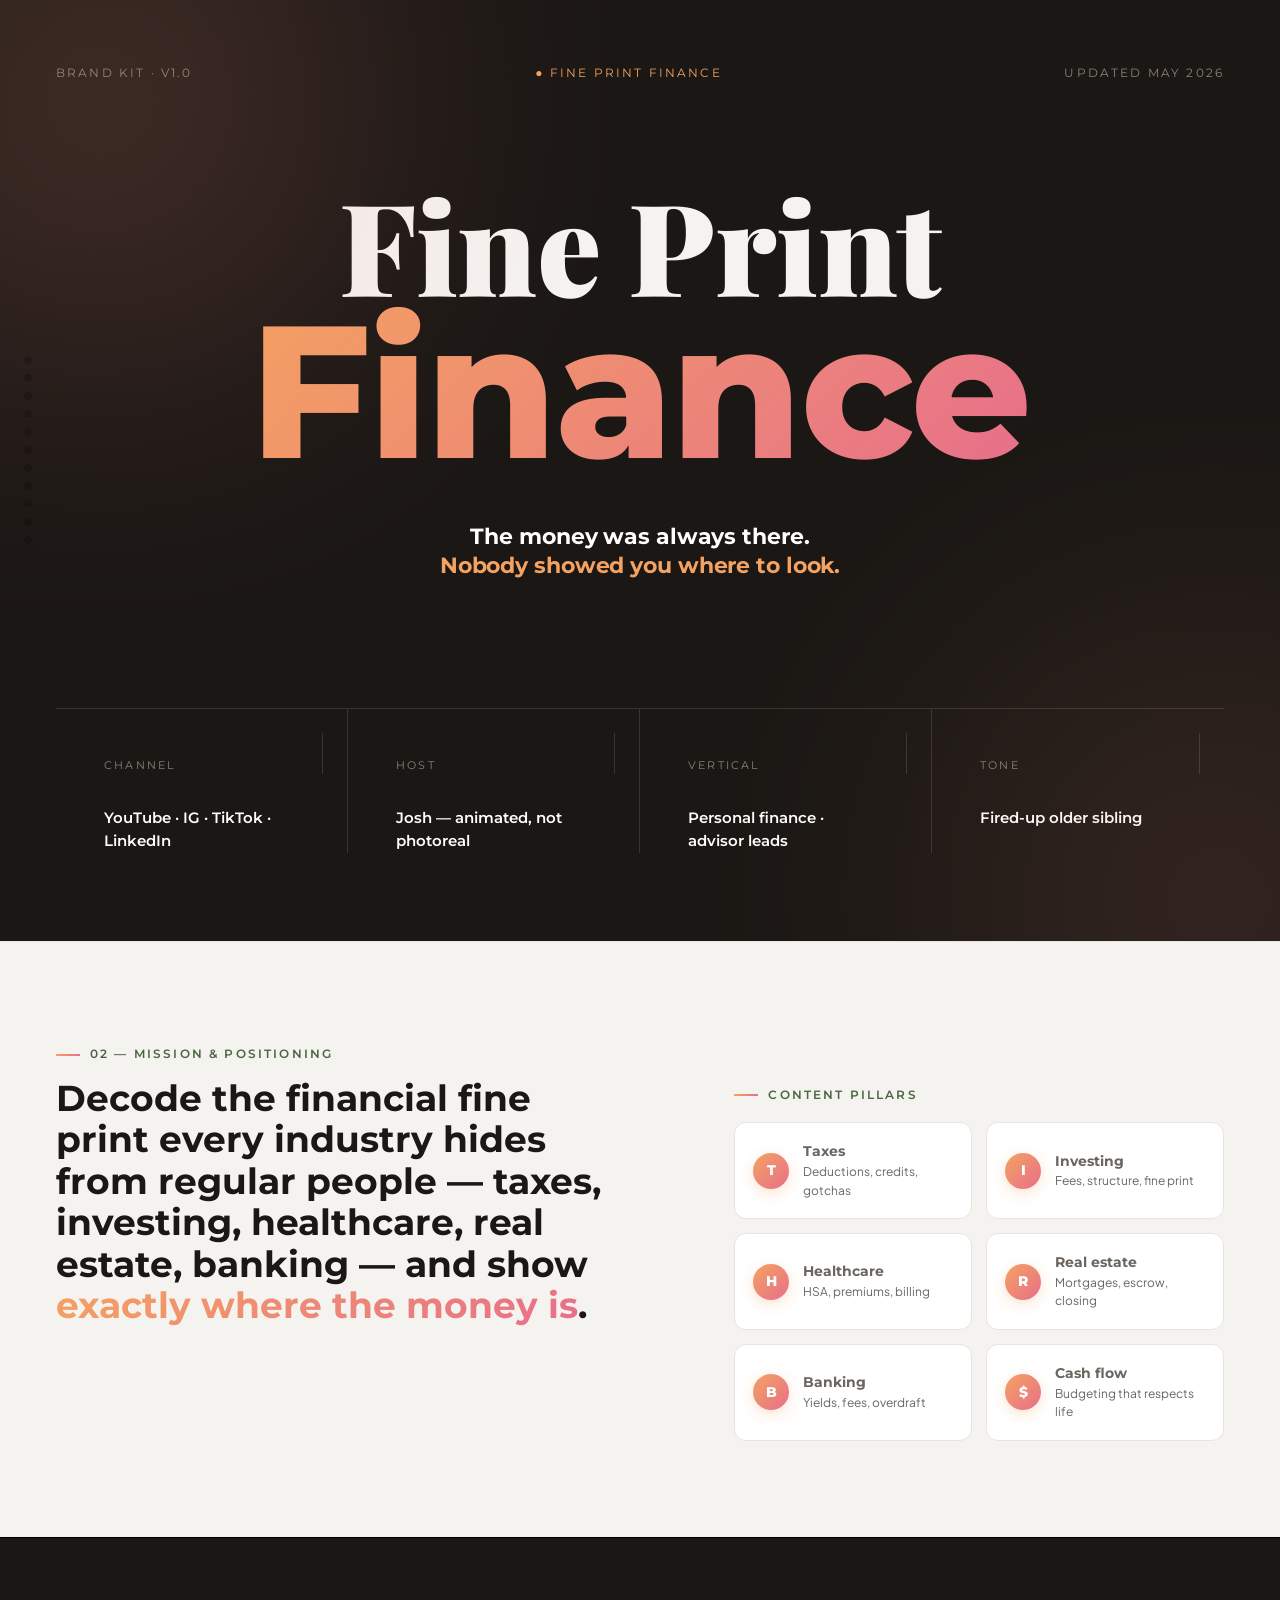
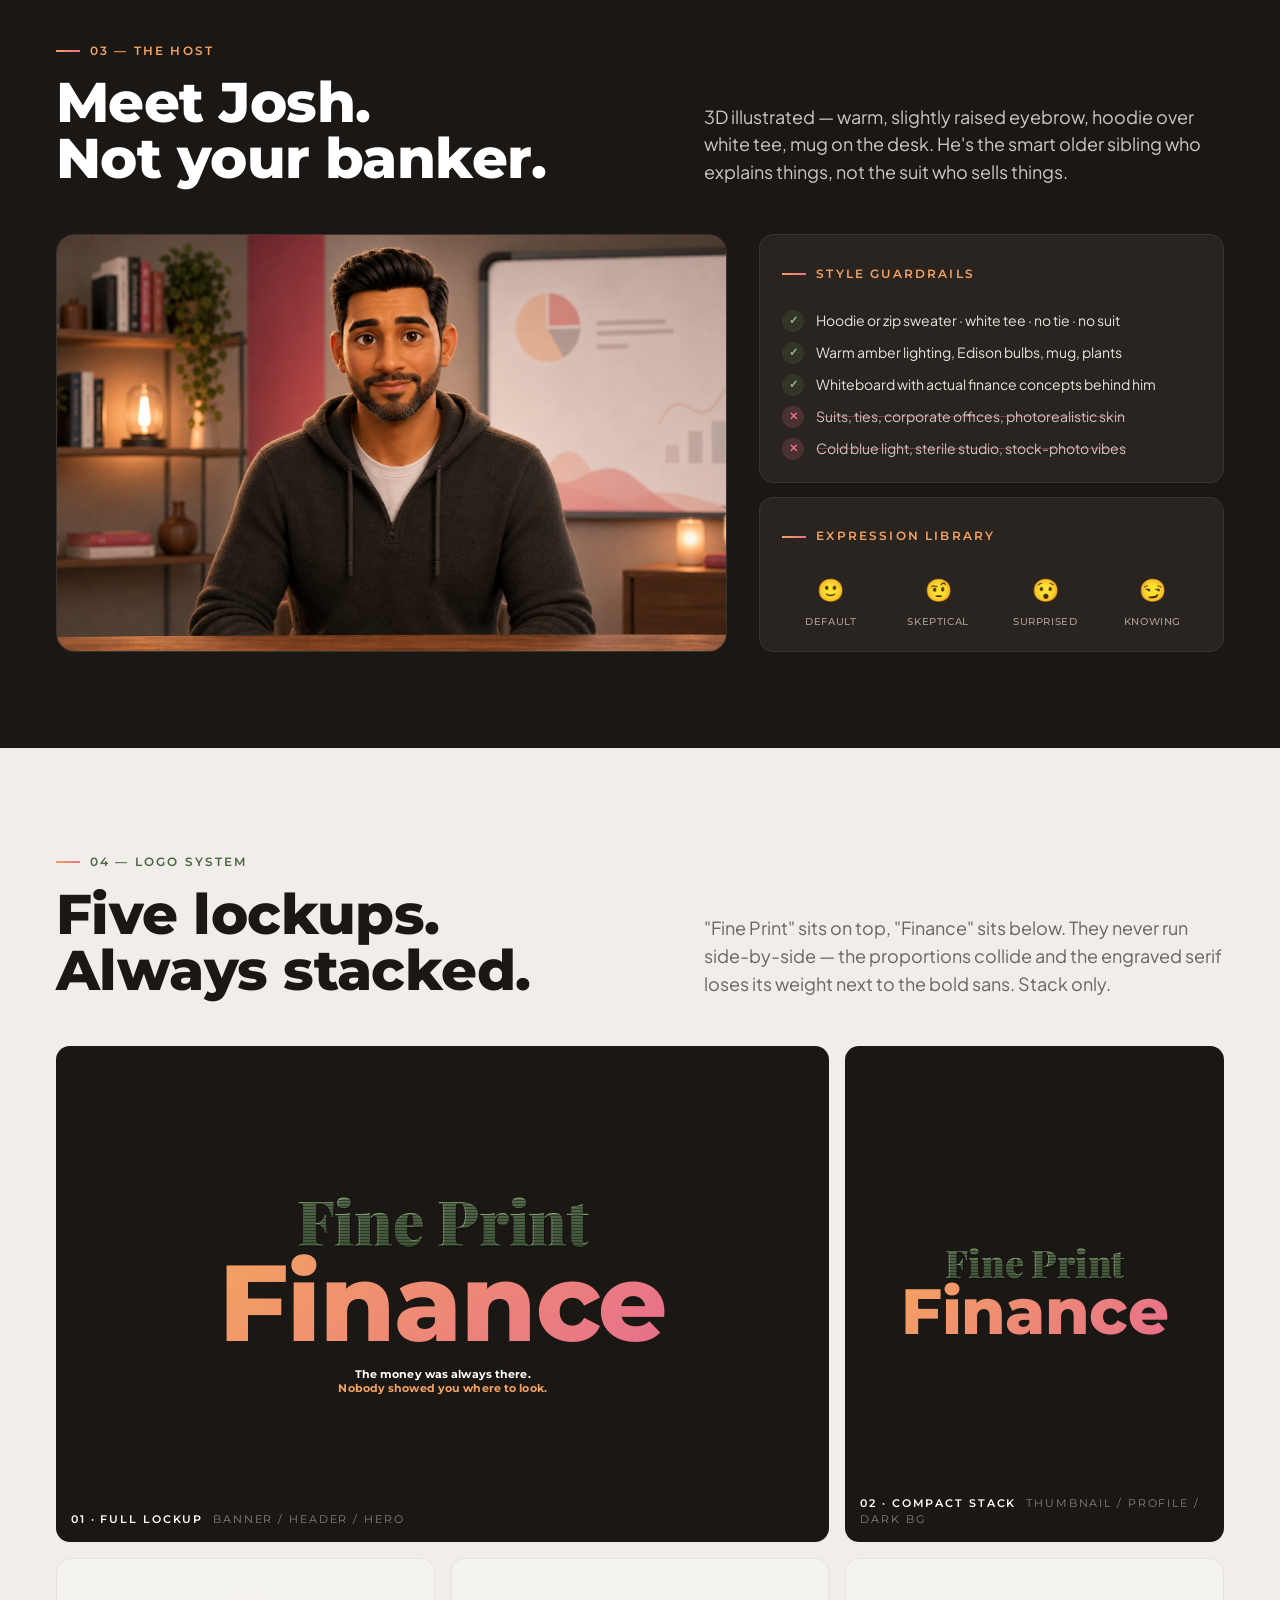
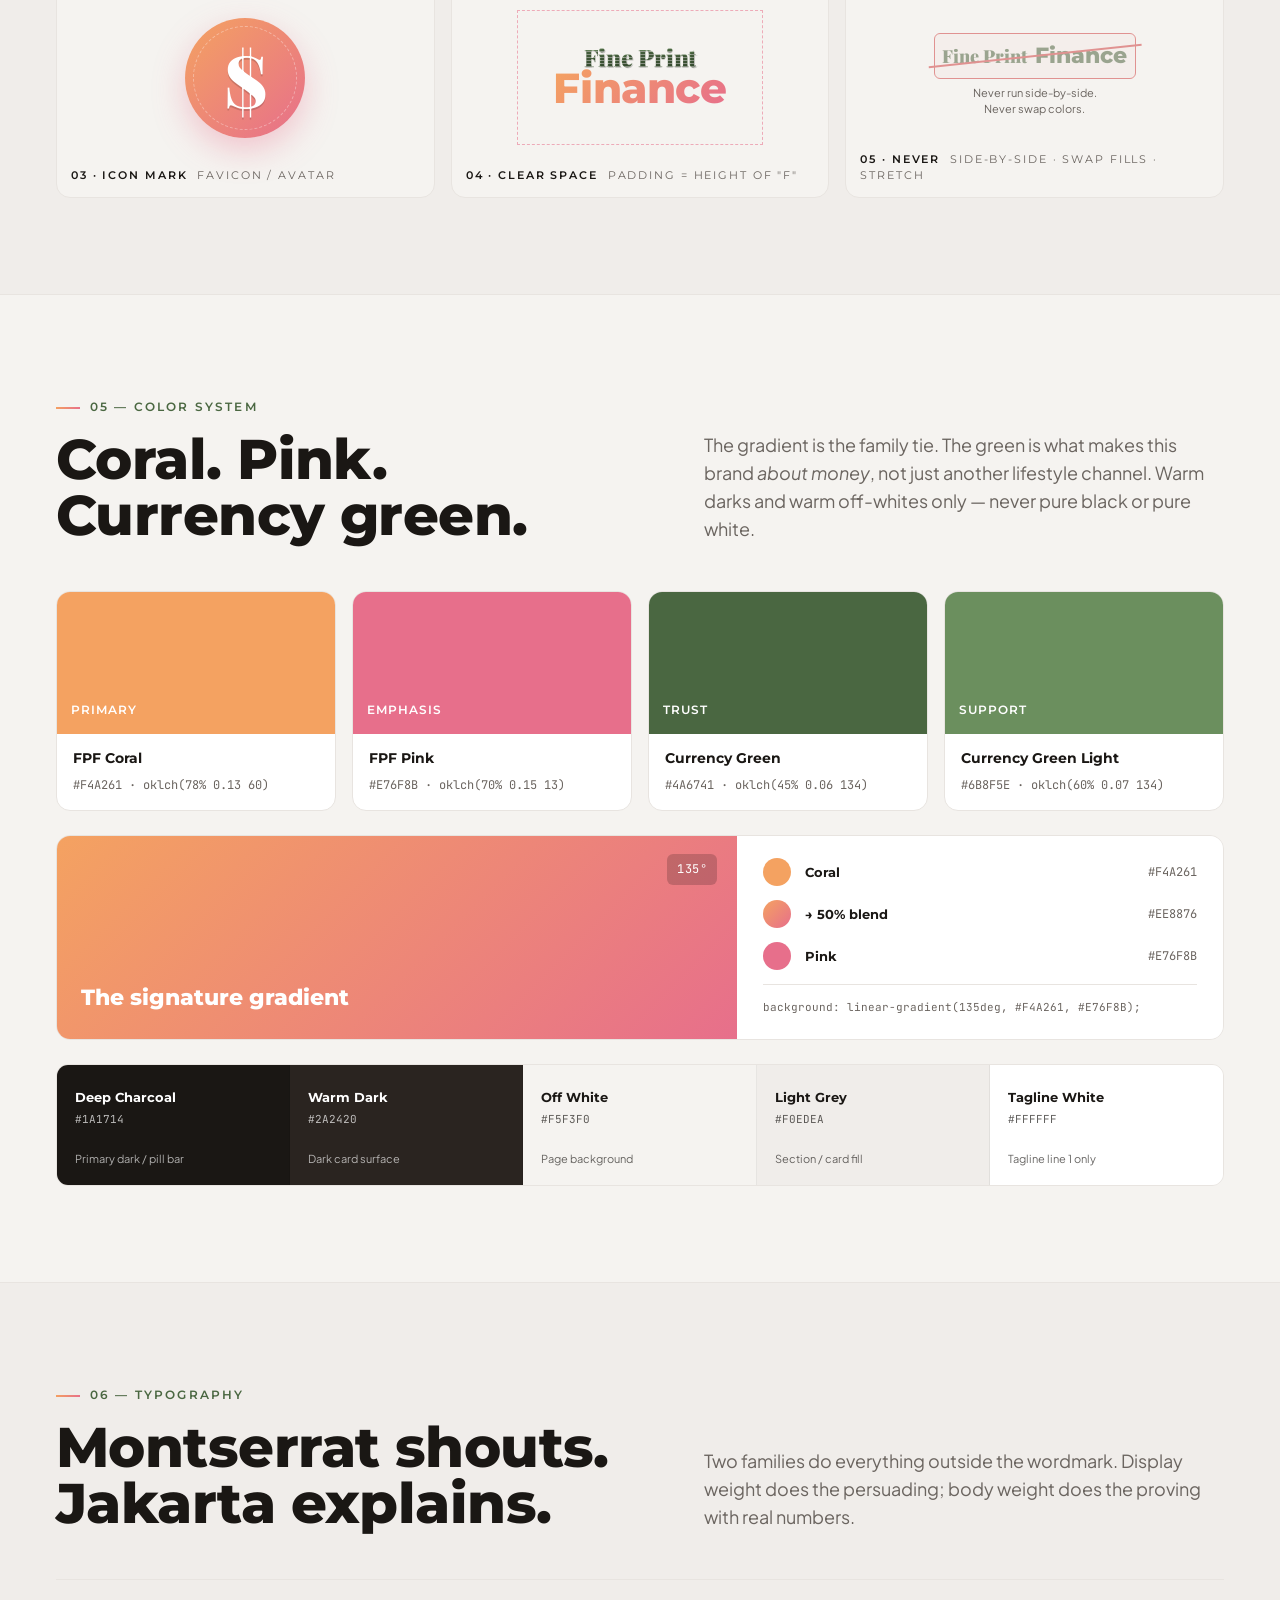
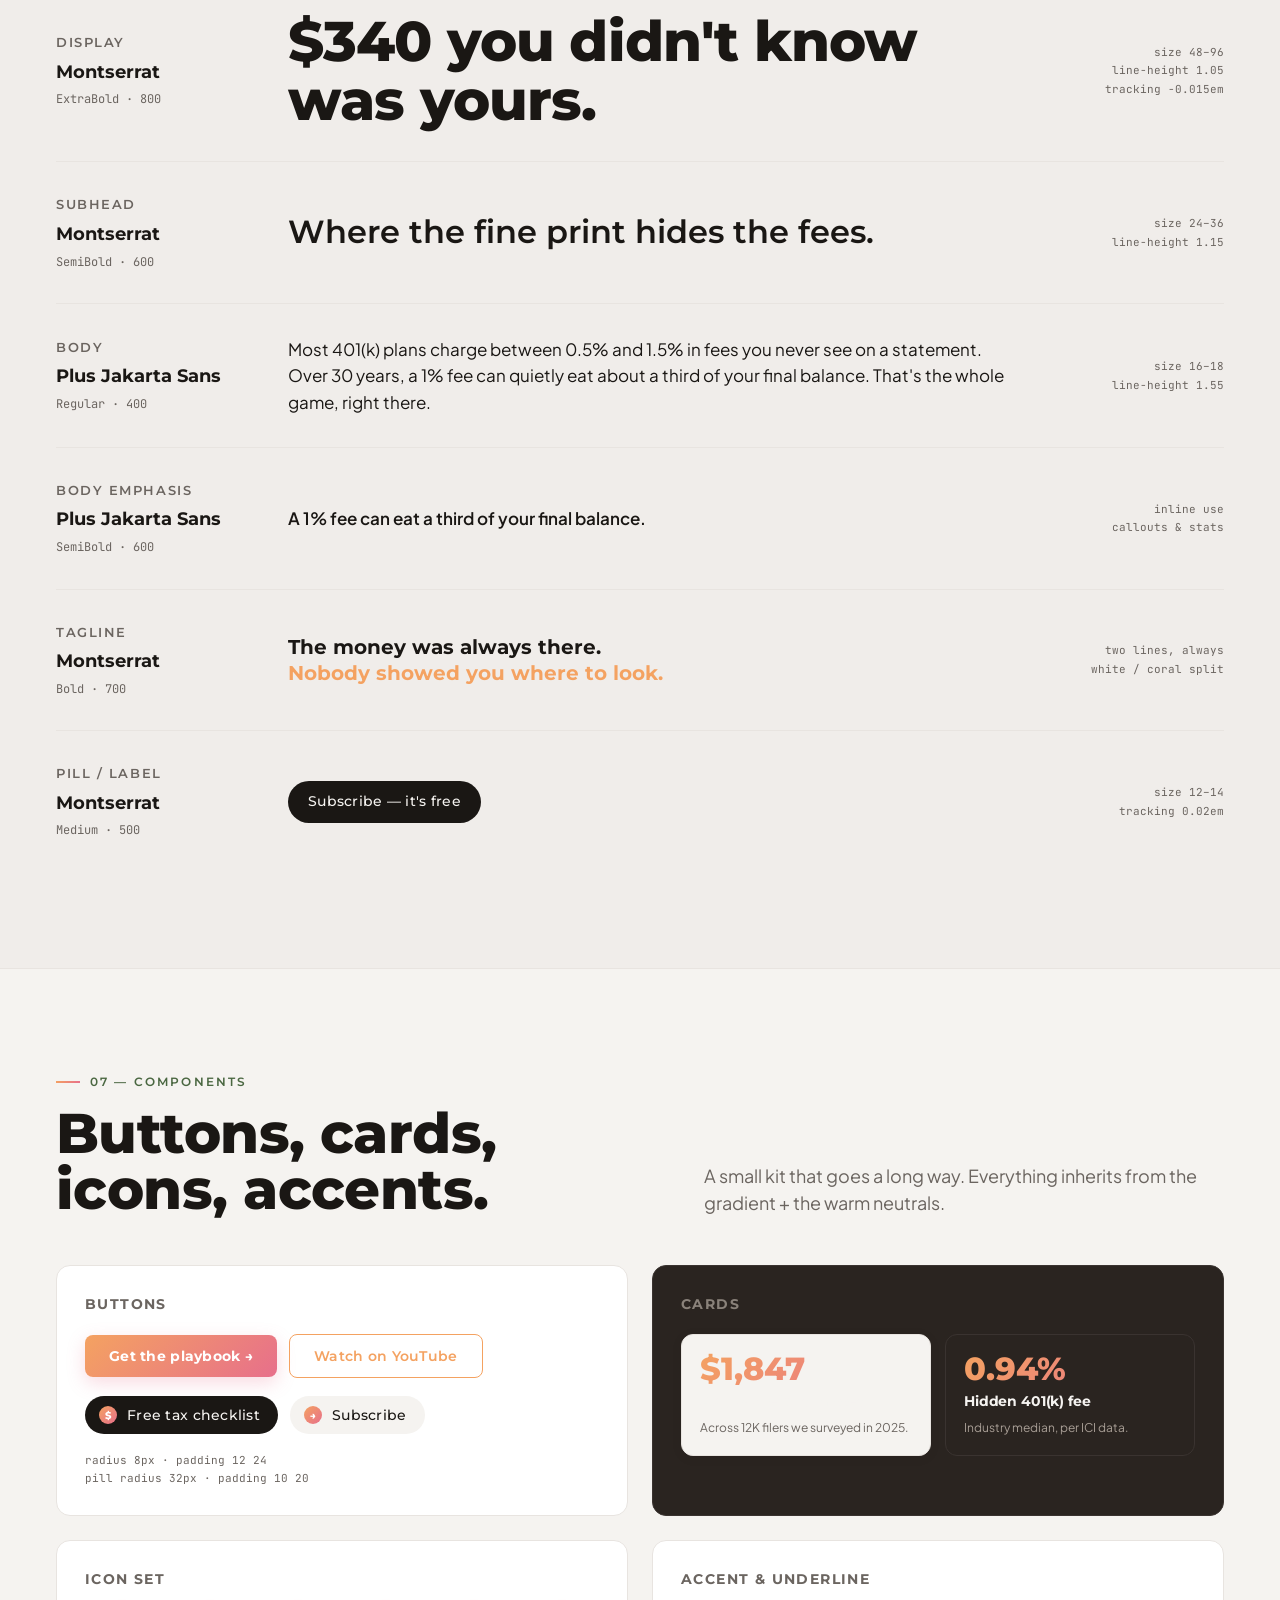
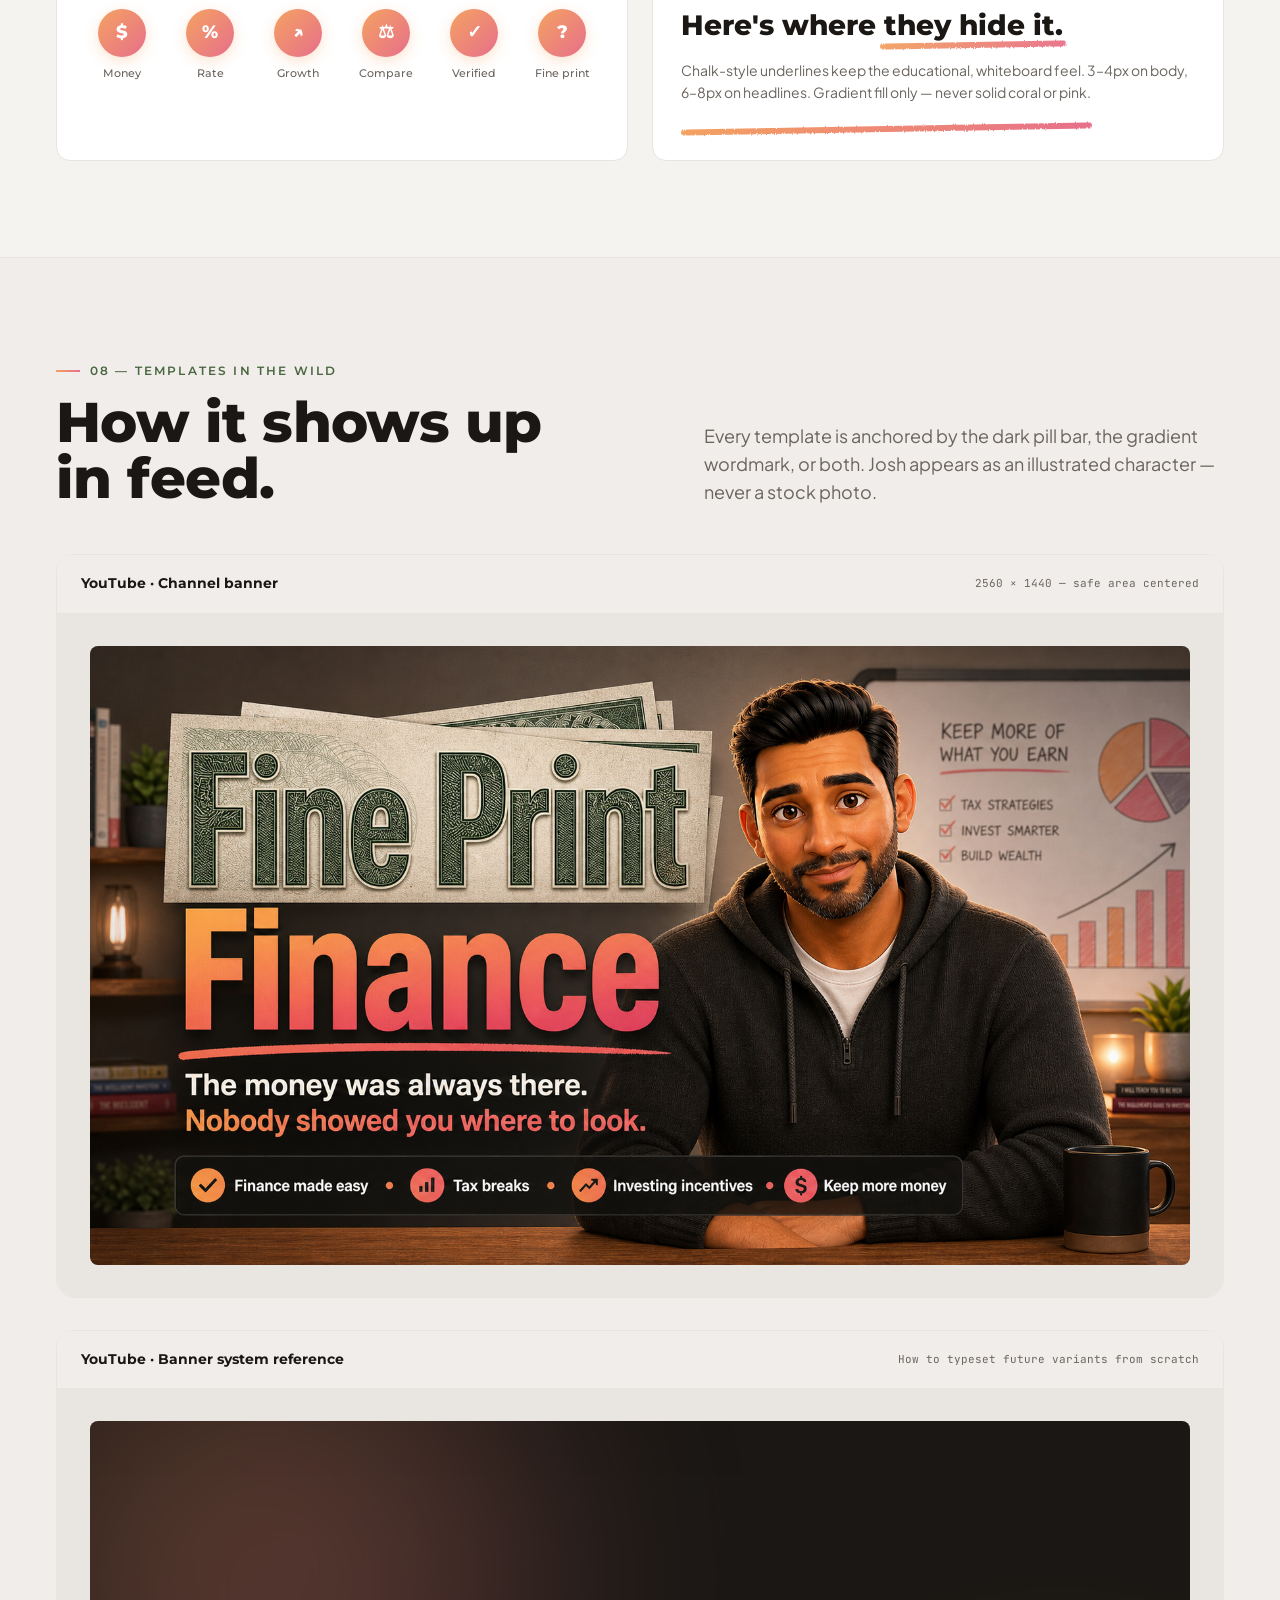
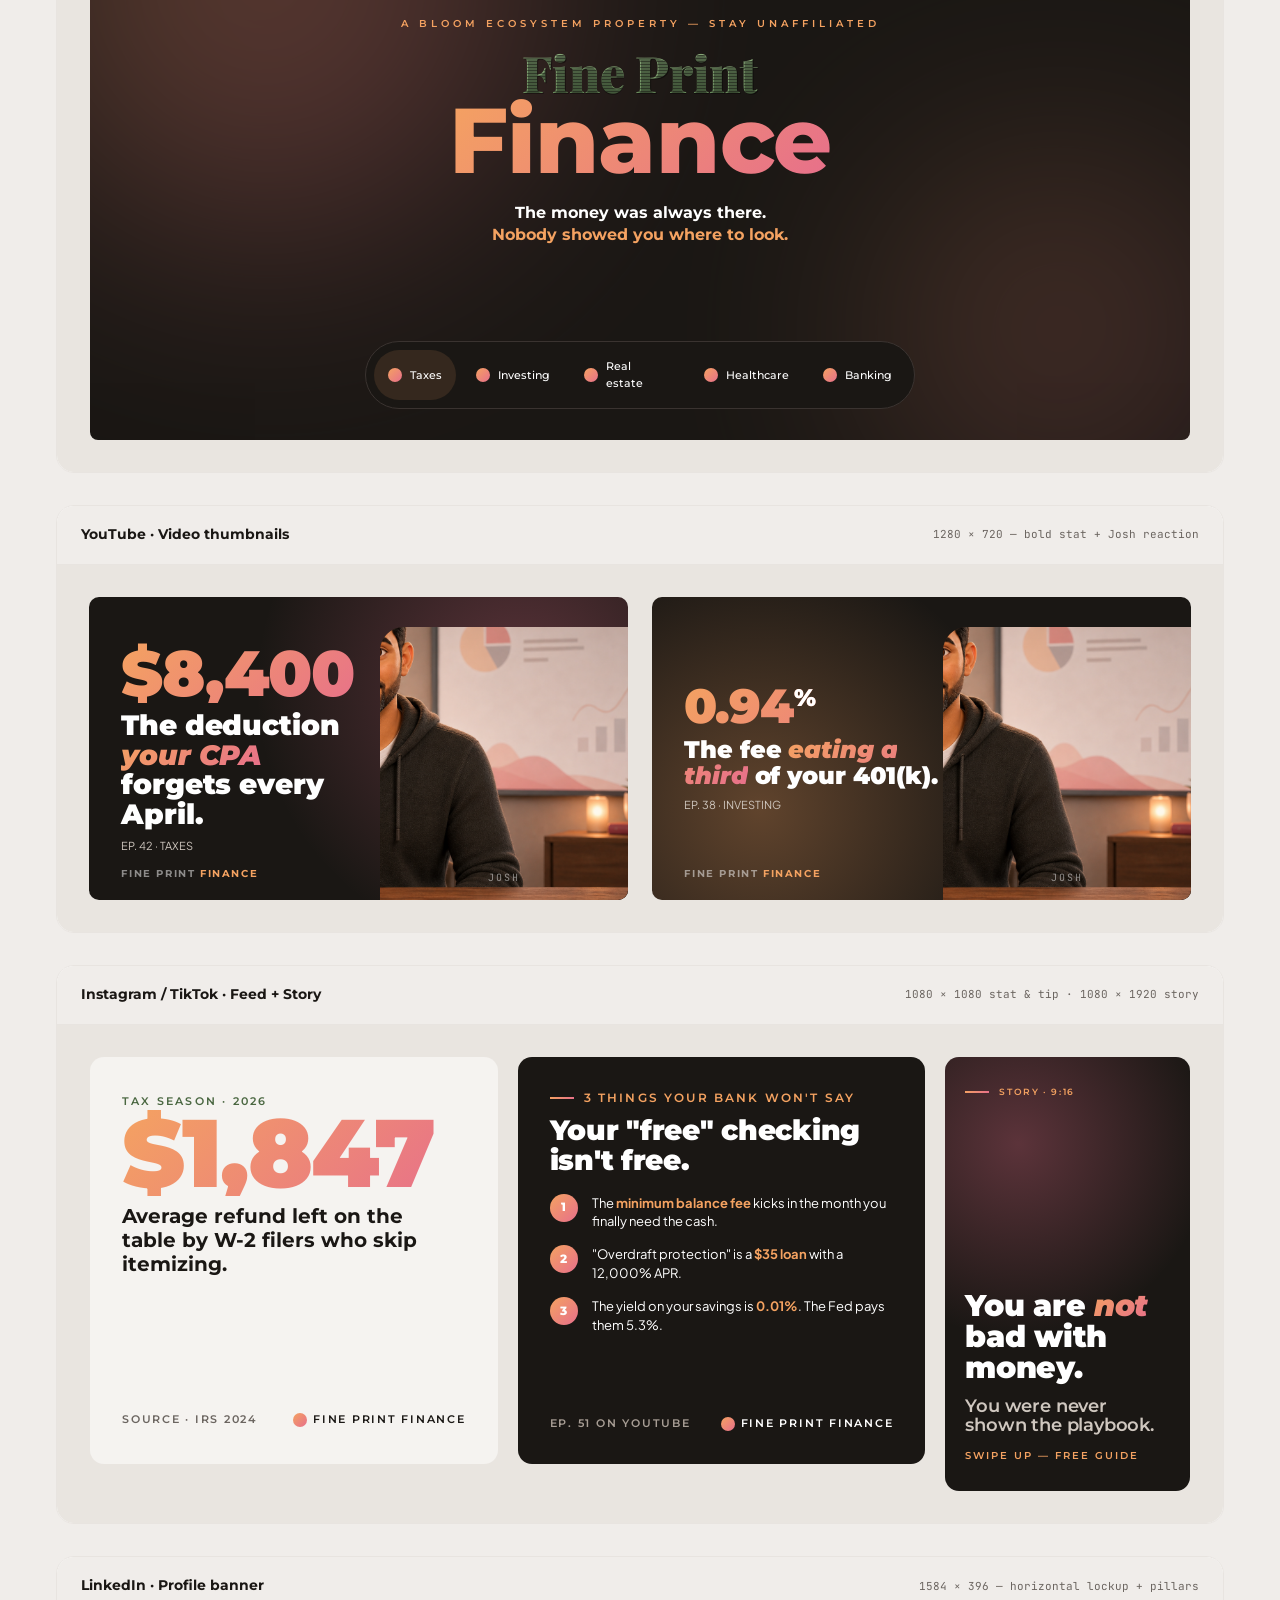
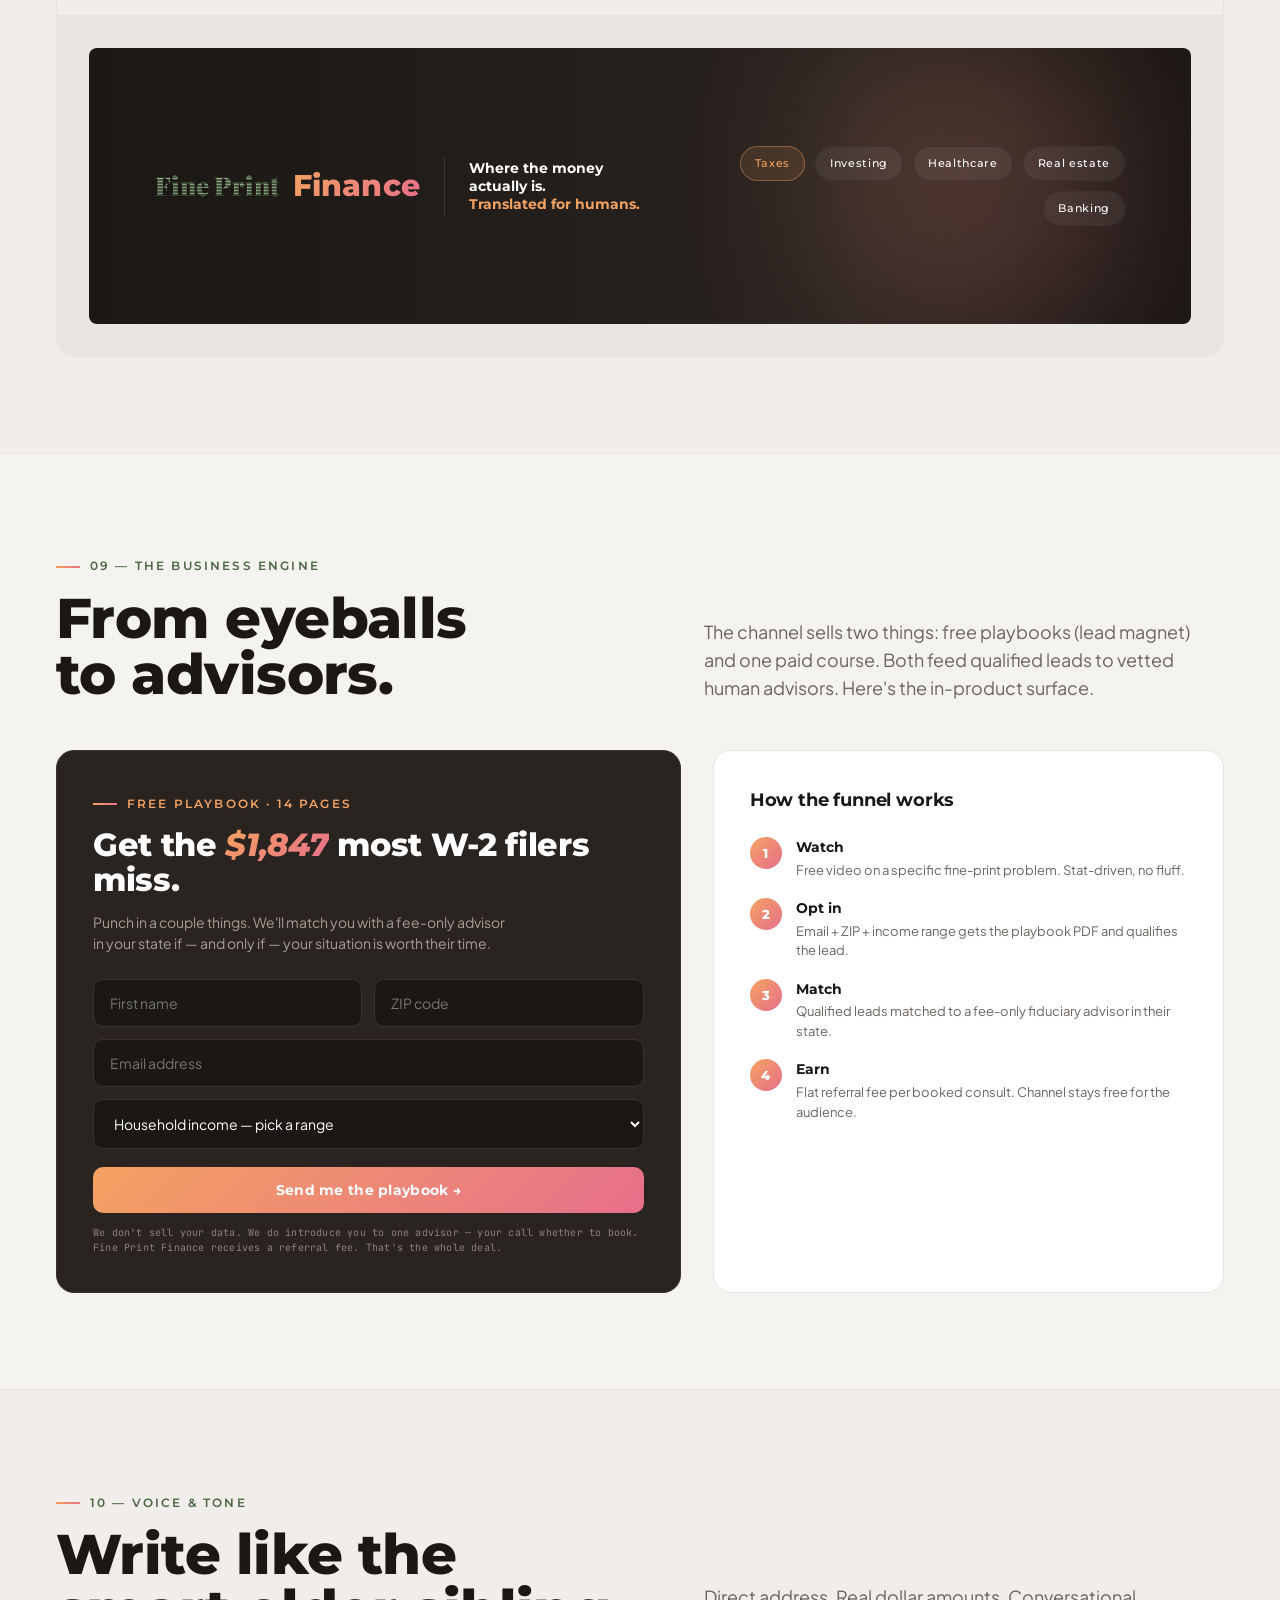
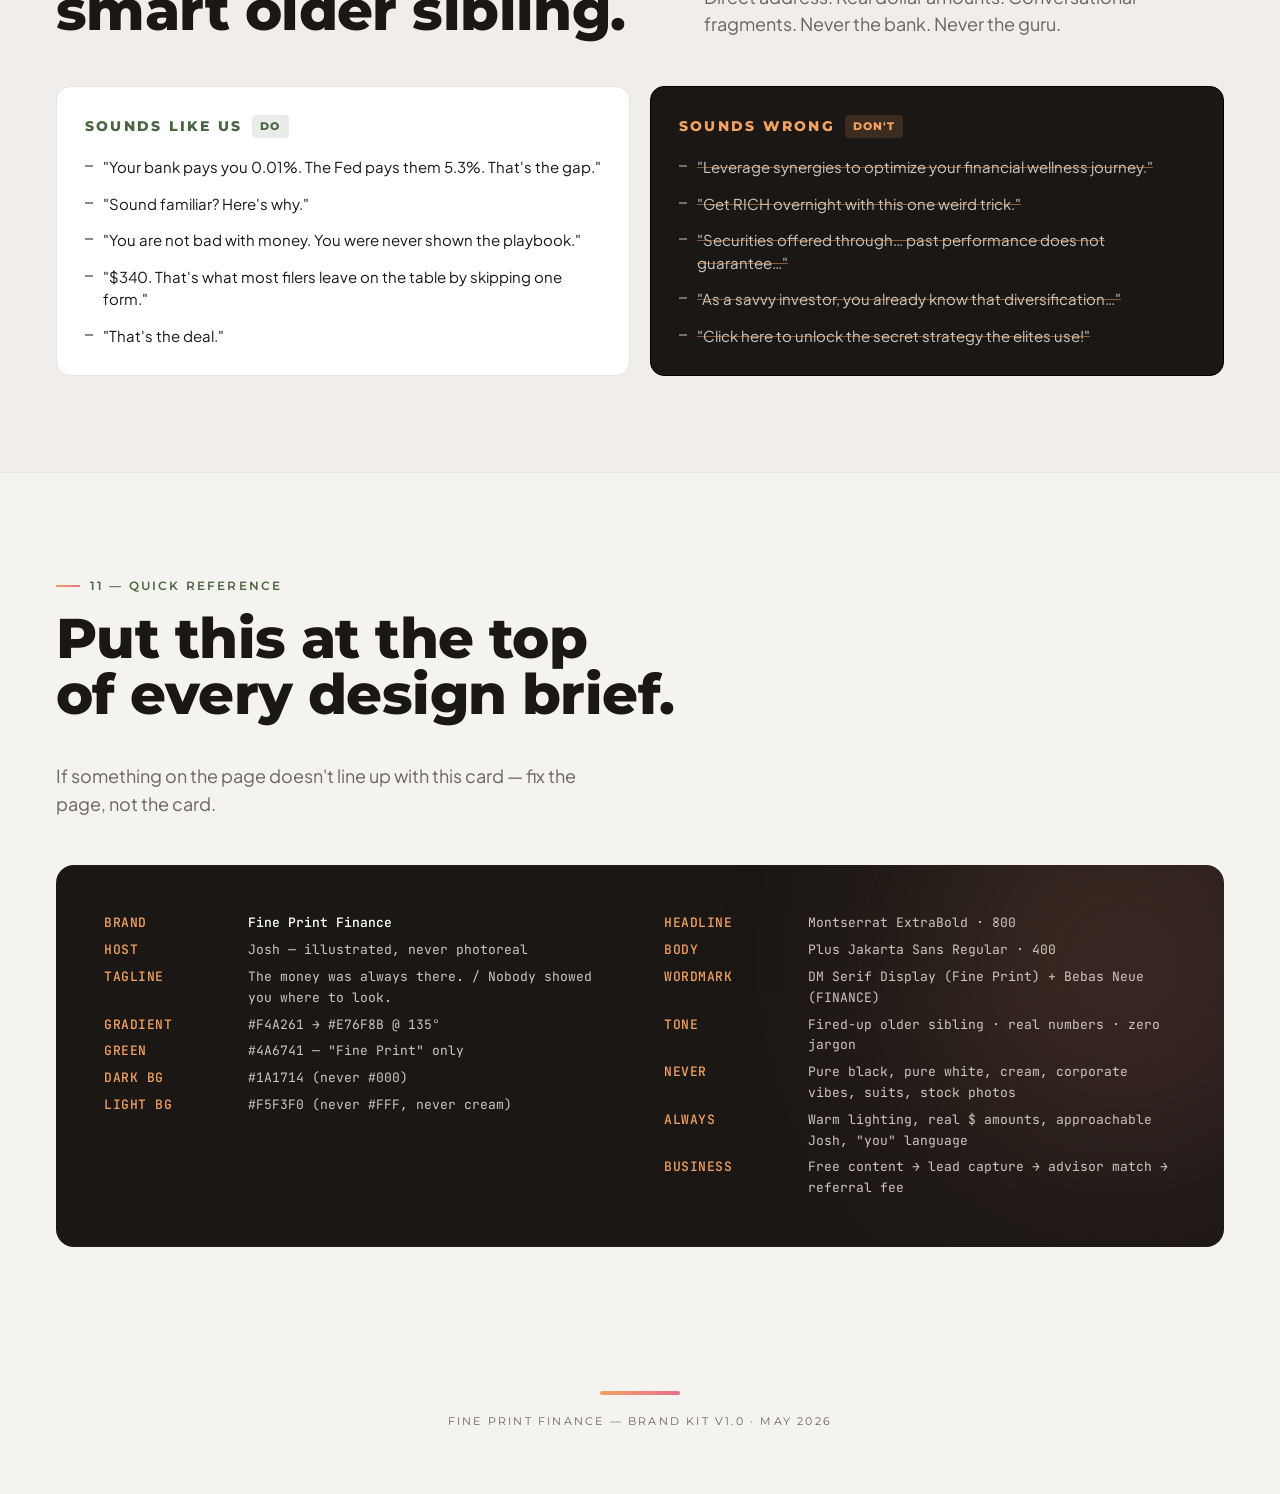
<file: Fine Print Finance Brand Kit.html>
<!doctype html>
<html lang="en">
<head>
<meta charset="utf-8" />
<meta name="viewport" content="width=device-width,initial-scale=1" />
<title>Fine Print Finance — Brand Kit v1.0</title>
<link rel="preconnect" href="https://fonts.googleapis.com">
<link rel="preconnect" href="https://fonts.gstatic.com" crossorigin>
<link href="https://fonts.googleapis.com/css2?family=Montserrat:wght@400;500;600;700;800;900&family=Plus+Jakarta+Sans:wght@400;500;600;700&family=Playfair+Display:ital,wght@0,700;0,800;0,900;1,700;1,800;1,900&family=JetBrains+Mono:wght@400;500&family=Caveat:wght@500;700&display=swap" rel="stylesheet">
<style>
  :root{
    --coral:#F4A261;
    --pink:#E76F8B;
    --green:#4A6741;
    --green-lt:#6B8F5E;
    --char:#1A1714;
    --warm-dark:#2A2420;
    --off-white:#F5F3F0;
    --lt-grey:#F0EDEA;
    --line:#E8E4E0;
    --line-dark:#3A3330;
    --text:#1A1714;
    --text-2:#6B6560;
    --text-rev:#F5F3F0;
    --grad: linear-gradient(135deg,#F4A261 0%, #E76F8B 100%);
  }
  *{box-sizing:border-box}
  html,body{margin:0;padding:0}
  body{
    background:var(--off-white);
    color:var(--text);
    font-family:'Plus Jakarta Sans','Helvetica Neue',sans-serif;
    font-size:16px;line-height:1.55;
    -webkit-font-smoothing:antialiased;
  }
  h1,h2,h3,h4,h5{font-family:'Montserrat',sans-serif;margin:0;letter-spacing:-0.01em}
  .mono{font-family:'JetBrains Mono',ui-monospace,monospace}

  /* ---------- shared layout ---------- */
  .wrap{max-width:1280px;margin:0 auto;padding:0 56px}
  section{padding:96px 0;border-top:1px solid var(--line)}
  section.dark{background:var(--char);color:var(--text-rev);border-top-color:#000}
  section.dark .eyebrow{color:var(--coral)}
  section.dark .lede{color:#cfc7bf}
  .section-head{display:flex;align-items:flex-end;justify-content:space-between;gap:40px;margin-bottom:48px;flex-wrap:wrap}
  .section-head h2{font-size:56px;font-weight:800;line-height:1;max-width:720px}
  .eyebrow{
    font-family:'Montserrat',sans-serif;font-weight:600;
    text-transform:uppercase;letter-spacing:0.18em;font-size:12px;
    color:var(--green);margin-bottom:14px;
    display:inline-flex;align-items:center;gap:10px;
  }
  .eyebrow::before{content:"";width:24px;height:2px;background:var(--grad);display:inline-block}
  .lede{font-size:18px;line-height:1.55;color:var(--text-2);max-width:520px}

  /* ---------- hero ---------- */
  .hero{
    background:var(--char);color:var(--text-rev);
    padding:64px 0 88px;border-top:none;
    position:relative;overflow:hidden;
  }
  .hero-top{display:flex;justify-content:space-between;align-items:center;font-family:'Montserrat',sans-serif;font-size:12px;letter-spacing:0.18em;text-transform:uppercase;color:#8a827a;margin-bottom:80px}
  .hero-top span:nth-child(2){color:var(--coral)}
  .hero-lockup{display:flex;flex-direction:column;align-items:center;text-align:center;padding:24px 0 48px}
  /* engraved-currency texture for "Fine Print" — horizontal hairlines like a banknote print */
  .engraved{
    color:#4A6741;
    background-image:
      repeating-linear-gradient(0deg,
        rgba(245,243,240,0) 0px,
        rgba(245,243,240,0) 2px,
        rgba(245,243,240,0.55) 2px,
        rgba(245,243,240,0.55) 3px),
      linear-gradient(180deg, #5A7A4F 0%, #3F5837 100%);
    -webkit-background-clip:text;background-clip:text;
    -webkit-text-fill-color:transparent;color:transparent;
    text-shadow:1px 1px 0 rgba(0,0,0,0.18);
    filter:contrast(1.05);
  }
  /* dark-bg version: hairlines are darker so they read against light green */
  .engraved.on-dark{
    background-image:
      repeating-linear-gradient(0deg,
        rgba(0,0,0,0) 0px,
        rgba(0,0,0,0) 2px,
        rgba(26,23,20,0.45) 2px,
        rgba(26,23,20,0.45) 3px),
      linear-gradient(180deg, #8FAE7F 0%, #6B8F5E 100%);
    text-shadow:1px 1px 0 rgba(0,0,0,0.4);
  }

  .wm-fineprint{
    font-family:'Playfair Display',Georgia,serif;font-weight:900;font-style:normal;
    font-size:128px;line-height:0.9;
    letter-spacing:-0.005em;
  }
  .wm-finance{
    font-family:'Montserrat',sans-serif;font-weight:800;
    font-size:188px;line-height:0.9;letter-spacing:-0.01em;
    background:var(--grad);
    -webkit-background-clip:text;background-clip:text;color:transparent;
    margin-top:4px;
  }
  .tagline{margin-top:48px;font-family:'Montserrat',sans-serif;font-weight:700;font-size:22px;line-height:1.3;letter-spacing:-0.005em}
  .tagline .l1{color:#fff;display:block}
  .tagline .l2{color:var(--coral);display:block}
  .hero-meta{display:grid;grid-template-columns:repeat(4,1fr);gap:0;border-top:1px solid #3a3330;margin-top:80px}
  .hero-meta div{padding:24px 24px 0;border-right:1px solid #3a3330}
  .hero-meta div:last-child{border-right:none}
  .hero-meta .k{font-family:'Montserrat',sans-serif;font-size:11px;letter-spacing:0.2em;text-transform:uppercase;color:#8a827a;margin-bottom:8px}
  .hero-meta .v{font-family:'Montserrat',sans-serif;font-weight:600;font-size:15px;color:#fff}

  /* gradient blur */
  .glow{position:absolute;width:520px;height:520px;border-radius:50%;filter:blur(140px);opacity:0.22;background:var(--grad);left:-160px;top:-160px;pointer-events:none}
  .glow.b{left:auto;right:-200px;top:auto;bottom:-220px;opacity:0.15}

  /* ---------- 02 mission ---------- */
  .mission-grid{display:grid;grid-template-columns:1.1fr 0.9fr;gap:80px;align-items:start}
  .mission-grid p{font-family:'Montserrat',sans-serif;font-weight:700;font-size:36px;line-height:1.15;color:var(--text);max-width:560px;margin:0}
  .mission-grid p em{font-style:normal;background:var(--grad);-webkit-background-clip:text;background-clip:text;color:transparent}
  .pillars{display:grid;grid-template-columns:1fr 1fr;gap:14px}
  .pillar{background:#fff;border:1px solid var(--line);border-radius:12px;padding:18px 18px;display:flex;align-items:center;gap:14px}
  .pillar .ic{width:36px;height:36px;border-radius:50%;background:var(--grad);display:flex;align-items:center;justify-content:center;color:#fff;font-family:'Montserrat',sans-serif;font-weight:800;font-size:14px;flex-shrink:0}
  .pillar b{font-family:'Montserrat',sans-serif;font-weight:700;font-size:14px;display:block}
  .pillar span{font-size:12px;color:var(--text-2)}

  /* ---------- 03 logo lockups ---------- */
  .lockup-grid{display:grid;grid-template-columns:repeat(6,1fr);grid-auto-rows:240px;gap:16px}
  .lockup{
    border-radius:14px;border:1px solid var(--line);position:relative;
    background:var(--off-white);overflow:hidden;
    display:flex;align-items:center;justify-content:center;padding:24px;
  }
  .lockup.dark{background:var(--char);border-color:transparent}
  .lockup .lbl{
    position:absolute;left:14px;bottom:12px;
    font-family:'Montserrat',sans-serif;font-size:10.5px;letter-spacing:0.18em;text-transform:uppercase;color:var(--text-2);
  }
  .lockup.dark .lbl{color:#8a827a}
  .lockup .lbl b{color:var(--text);font-weight:600}
  .lockup.dark .lbl b{color:#fff}

  .lockup.l1{grid-column:span 4;grid-row:span 2}
  .lockup.l2{grid-column:span 2;grid-row:span 2}
  .lockup.l4{grid-column:span 2}
  .lockup.l5{grid-column:span 2}
  .lockup.l6{grid-column:span 2}

  /* mini logos */
  .ml{display:flex;flex-direction:column;align-items:center;text-align:center}
  .ml .fp{
    font-family:'Playfair Display',Georgia,serif;font-weight:900;line-height:0.95;letter-spacing:-0.005em;
    color:#4A6741;
    background-image:
      repeating-linear-gradient(0deg,
        rgba(245,243,240,0) 0px,
        rgba(245,243,240,0) 2px,
        rgba(245,243,240,0.55) 2px,
        rgba(245,243,240,0.55) 3px),
      linear-gradient(180deg,#5A7A4F,#3F5837);
    -webkit-background-clip:text;background-clip:text;
    -webkit-text-fill-color:transparent;
    text-shadow:0.5px 0.5px 0 rgba(0,0,0,0.18);
  }
  .ml.dark-lock .fp{
    background-image:
      repeating-linear-gradient(0deg,
        rgba(0,0,0,0) 0px,
        rgba(0,0,0,0) 2px,
        rgba(26,23,20,0.45) 2px,
        rgba(26,23,20,0.45) 3px),
      linear-gradient(180deg,#8FAE7F,#6B8F5E);
    -webkit-background-clip:text;background-clip:text;
    -webkit-text-fill-color:transparent;
    text-shadow:0.5px 0.5px 0 rgba(0,0,0,0.4);
  }
  .ml .fn{font-family:'Montserrat',sans-serif;font-weight:800;letter-spacing:-0.01em;background:var(--grad);-webkit-background-clip:text;background-clip:text;color:transparent;line-height:0.95}
  .ml.size-xl .fp{font-size:62px}
  .ml.size-xl .fn{font-size:108px}
  .ml.size-lg .fp{font-size:38px}
  .ml.size-lg .fn{font-size:64px}
  .ml.size-md .fp{font-size:24px}
  .ml.size-md .fn{font-size:42px}
  .ml.size-sm .fp{font-size:17px}
  .ml.size-sm .fn{font-size:30px}
  .ml .tg{margin-top:14px;font-family:'Montserrat',sans-serif;font-weight:700;font-size:11px;letter-spacing:0.01em;line-height:1.3}
  .ml .tg .a{color:var(--text);display:block}
  .ml.dark-lock .tg .a{color:#fff}
  .ml .tg .b{color:var(--coral);display:block}

  /* horizontal lockup */
  .hl{display:flex;align-items:baseline;gap:14px}
  .hl .fp{
    font-family:'Playfair Display',Georgia,serif;font-weight:900;font-size:40px;line-height:1;letter-spacing:-0.005em;
    background-image:
      repeating-linear-gradient(0deg,
        rgba(245,243,240,0) 0px,
        rgba(245,243,240,0) 2px,
        rgba(245,243,240,0.55) 2px,
        rgba(245,243,240,0.55) 3px),
      linear-gradient(180deg,#5A7A4F,#3F5837);
    -webkit-background-clip:text;background-clip:text;
    -webkit-text-fill-color:transparent;
    text-shadow:0.5px 0.5px 0 rgba(0,0,0,0.18);
  }
  .hl .fn{font-family:'Montserrat',sans-serif;font-weight:800;letter-spacing:0.005em;background:var(--grad);-webkit-background-clip:text;background-clip:text;color:transparent;font-size:46px;line-height:1}

  /* icon mark */
  .iconmark{
    width:120px;height:120px;border-radius:50%;
    background:var(--grad);
    display:flex;align-items:center;justify-content:center;
    box-shadow:0 12px 32px rgba(231,111,139,0.35);
    position:relative;
  }
  .iconmark::after{
    content:"";position:absolute;inset:8px;border-radius:50%;border:1.5px dashed rgba(255,255,255,0.35);
  }
  .iconmark .sym{
    font-family:'Playfair Display',Georgia,serif;font-weight:900;font-size:72px;color:#fff;line-height:1;letter-spacing:-0.02em;
    text-shadow:0 2px 0 rgba(0,0,0,0.15);
  }

  /* clear space diagram */
  .clearspace{display:flex;align-items:center;justify-content:center;width:100%;height:100%;position:relative}
  .cs-inner{position:relative}
  .cs-inner .ml{position:relative;z-index:2}
  .cs-mark{
    position:absolute;border:1px dashed rgba(231,111,139,0.55);
    pointer-events:none;
  }

  /* ---------- 04 color ---------- */
  .swatch-row{display:grid;grid-template-columns:repeat(4,1fr);gap:16px}
  .swatch{border-radius:14px;overflow:hidden;border:1px solid var(--line);background:#fff;display:flex;flex-direction:column;min-height:220px}
  .sw-color{flex:1;min-height:140px;display:flex;align-items:flex-end;padding:14px;color:#fff;font-family:'Montserrat',sans-serif;font-weight:600;font-size:12px;letter-spacing:0.08em;text-transform:uppercase}
  .sw-meta{padding:14px 16px}
  .sw-meta b{font-family:'Montserrat',sans-serif;font-weight:700;font-size:14px;display:block;margin-bottom:2px}
  .sw-meta .hex{font-family:'JetBrains Mono',monospace;font-size:12px;color:var(--text-2)}

  .grad-card{
    margin-top:24px;border-radius:14px;overflow:hidden;border:1px solid var(--line);
    display:grid;grid-template-columns:1.4fr 1fr;min-height:200px;
  }
  .grad-vis{background:var(--grad);position:relative;display:flex;align-items:flex-end;padding:24px;color:#fff}
  .grad-vis .label{font-family:'Montserrat',sans-serif;font-weight:800;font-size:22px}
  .grad-vis .deg{position:absolute;top:18px;right:20px;font-family:'JetBrains Mono',monospace;font-size:12px;background:rgba(0,0,0,0.18);padding:6px 10px;border-radius:6px;letter-spacing:0.04em}
  .grad-stops{padding:22px 26px;display:flex;flex-direction:column;justify-content:center;gap:14px;background:#fff}
  .stop{display:flex;align-items:center;gap:14px}
  .stop .dot{width:28px;height:28px;border-radius:50%}
  .stop .nm{font-family:'Montserrat',sans-serif;font-weight:700;font-size:13px}
  .stop .hx{font-family:'JetBrains Mono',monospace;font-size:12px;color:var(--text-2);margin-left:auto}

  /* secondary palette neutrals */
  .neutrals{margin-top:24px;display:grid;grid-template-columns:repeat(5,1fr);gap:0;border-radius:12px;overflow:hidden;border:1px solid var(--line)}
  .neutral{padding:22px 18px 18px;min-height:120px;display:flex;flex-direction:column;justify-content:space-between;border-right:1px solid rgba(0,0,0,0.06)}
  .neutral:last-child{border-right:none}
  .neutral b{font-family:'Montserrat',sans-serif;font-weight:700;font-size:13px;display:block}
  .neutral .hex{font-family:'JetBrains Mono',monospace;font-size:11px;opacity:0.7;margin-top:4px}
  .neutral .use{font-size:11px;opacity:0.65;line-height:1.3;margin-top:auto}

  /* ---------- 05 typography ---------- */
  .type-stack{display:grid;grid-template-columns:1fr;gap:0;border-top:1px solid var(--line)}
  .type-row{
    display:grid;grid-template-columns:200px 1fr 180px;
    border-bottom:1px solid var(--line);padding:32px 0;align-items:center;gap:32px;
  }
  .tr-meta .role{font-family:'Montserrat',sans-serif;font-weight:600;font-size:13px;letter-spacing:0.12em;text-transform:uppercase;color:var(--text-2)}
  .tr-meta .font{font-family:'Montserrat',sans-serif;font-weight:700;font-size:18px;margin-top:6px}
  .tr-meta .wt{font-family:'JetBrains Mono',monospace;font-size:12px;color:var(--text-2);margin-top:4px}
  .tr-sample{font-family:'Montserrat',sans-serif}
  .tr-specs{font-family:'JetBrains Mono',monospace;font-size:11px;color:var(--text-2);text-align:right;line-height:1.7}

  .ts-display{font-weight:800;font-size:56px;line-height:1.05;letter-spacing:-0.015em}
  .ts-sub{font-weight:600;font-size:32px;line-height:1.15}
  .ts-body{font-family:'Plus Jakarta Sans',sans-serif;font-weight:400;font-size:17px;line-height:1.55}
  .ts-emph{font-family:'Plus Jakarta Sans',sans-serif;font-weight:600;font-size:17px;line-height:1.55}
  .ts-tag{font-weight:700;font-size:20px;line-height:1.3}
  .ts-tag .b{color:var(--coral)}
  .ts-pill{font-weight:500;font-size:14px;letter-spacing:0.02em;background:var(--char);color:var(--text-rev);padding:10px 20px;border-radius:32px;display:inline-block}

  /* ---------- 06 components ---------- */
  .comp-grid{display:grid;grid-template-columns:1fr 1fr;gap:24px}
  .comp{background:#fff;border:1px solid var(--line);border-radius:14px;padding:28px;min-height:220px;display:flex;flex-direction:column;gap:18px}
  .comp.dark{background:var(--warm-dark);border-color:var(--line-dark);color:var(--text-rev)}
  .comp h4{font-family:'Montserrat',sans-serif;font-weight:700;font-size:14px;letter-spacing:0.1em;text-transform:uppercase;color:var(--text-2)}
  .comp.dark h4{color:#8a827a}
  .row{display:flex;gap:12px;align-items:center;flex-wrap:wrap}

  /* buttons */
  .btn{font-family:'Montserrat',sans-serif;font-weight:700;font-size:14px;border:none;cursor:pointer;letter-spacing:0.02em}
  .btn-primary{background:var(--grad);color:#fff;padding:12px 24px;border-radius:8px;box-shadow:0 6px 18px rgba(231,111,139,0.25)}
  .btn-secondary{background:transparent;color:var(--coral);padding:12px 24px;border-radius:8px;border:1.5px solid var(--coral);font-weight:600}
  .btn-pill{background:var(--char);color:var(--text-rev);padding:10px 18px 10px 14px;border-radius:32px;font-weight:500;display:inline-flex;align-items:center;gap:10px}
  .btn-pill .dot{width:18px;height:18px;border-radius:50%;background:var(--grad);display:inline-flex;align-items:center;justify-content:center;color:#fff;font-size:10px;font-weight:800}
  .btn-pill.lt{background:var(--off-white);color:var(--text)}

  /* icon set */
  .icon-set{display:grid;grid-template-columns:repeat(6,1fr);gap:14px;width:100%}
  .ic-cell{display:flex;flex-direction:column;align-items:center;gap:8px}
  .ic{width:48px;height:48px;border-radius:50%;background:var(--grad);display:flex;align-items:center;justify-content:center;color:#fff;font-family:'Montserrat',sans-serif;font-weight:800;font-size:18px;box-shadow:0 4px 14px rgba(244,162,97,0.3)}
  .ic-cell span{font-family:'Montserrat',sans-serif;font-weight:500;font-size:11px;color:var(--text-2);text-align:center}
  .comp.dark .ic-cell span{color:#a89e95}

  /* cards demo */
  .card-lt{background:var(--off-white);border:1px solid var(--line);border-radius:12px;padding:18px;box-shadow:0 2px 12px rgba(26,23,20,0.06);flex:1}
  .card-dk{background:var(--warm-dark);border:1px solid var(--line-dark);border-radius:12px;padding:18px;flex:1;color:var(--text-rev)}
  .card-lt h5,.card-dk h5{font-family:'Montserrat',sans-serif;font-weight:700;font-size:14px;margin-bottom:6px}
  .card-lt p,.card-dk p{font-size:12px;color:var(--text-2);margin:0}
  .card-dk p{color:#a89e95}
  .num{font-family:'Montserrat',sans-serif;font-weight:800;font-size:32px;background:var(--grad);-webkit-background-clip:text;background-clip:text;color:transparent;line-height:1;margin-bottom:6px}

  /* underline accent */
  .underline-demo{font-family:'Montserrat',sans-serif;font-weight:800;font-size:28px;line-height:1.2}
  .ul-chalk{position:relative;display:inline-block}
  .ul-chalk::after{
    content:"";position:absolute;left:-2%;right:-2%;bottom:-6px;height:6px;
    background:var(--grad);
    border-radius:4px;
    transform:rotate(-1deg);
    filter:url(#chalk);
    opacity:0.95;
  }

  /* ---------- 07 applications ---------- */
  .app-grid{display:grid;grid-template-columns:1fr;gap:32px}
  .app-card{background:#fff;border:1px solid var(--line);border-radius:18px;overflow:hidden}
  .app-head{padding:18px 24px;display:flex;justify-content:space-between;align-items:center;border-bottom:1px solid var(--line);background:var(--lt-grey)}
  .app-head b{font-family:'Montserrat',sans-serif;font-weight:700;font-size:14px}
  .app-head span{font-family:'JetBrains Mono',monospace;font-size:11px;color:var(--text-2)}
  .app-body{padding:32px;display:flex;justify-content:center;background:#e9e5e0}

  /* YouTube banner 2560x1440 (scaled) */
  .yt-banner{
    width:100%;max-width:1100px;aspect-ratio:2560/1440;
    background:#1A1714 center/cover no-repeat;
    border-radius:8px;position:relative;overflow:hidden;color:#fff;
    display:flex;flex-direction:column;justify-content:center;align-items:center;
  }
  .yt-banner.use-photo{
    background-image:url('assets/banner-reference.png');
    background-size:cover;background-position:center;
  }
  .yt-banner.use-photo .yt-safe,
  .yt-banner.use-photo .yt-pillbar,
  .yt-banner.use-photo::before,
  .yt-banner.use-photo::after{display:none}
  .yt-banner::before{
    content:"";position:absolute;width:520px;height:520px;border-radius:50%;
    background:var(--grad);filter:blur(120px);opacity:0.28;
    left:-80px;top:-100px;
  }
  .yt-banner::after{
    content:"";position:absolute;width:380px;height:380px;border-radius:50%;
    background:var(--grad);filter:blur(110px);opacity:0.18;
    right:-60px;bottom:-80px;
  }
  .yt-safe{position:relative;z-index:2;display:flex;flex-direction:column;align-items:center;text-align:center;padding:0 16px}
  .yt-eyebrow{font-family:'Montserrat',sans-serif;font-weight:600;font-size:10px;letter-spacing:0.4em;text-transform:uppercase;color:var(--coral);margin-bottom:18px}
  .yt-lockup .fp{
    font-family:'Playfair Display',Georgia,serif;font-weight:900;font-size:50px;line-height:0.95;letter-spacing:-0.005em;
    background-image:
      repeating-linear-gradient(0deg,
        rgba(0,0,0,0) 0px,
        rgba(0,0,0,0) 2px,
        rgba(26,23,20,0.45) 2px,
        rgba(26,23,20,0.45) 3px),
      linear-gradient(180deg,#8FAE7F,#6B8F5E);
    -webkit-background-clip:text;background-clip:text;
    -webkit-text-fill-color:transparent;
    text-shadow:0.5px 0.5px 0 rgba(0,0,0,0.4);
  }
  .yt-lockup .fn{font-family:'Montserrat',sans-serif;font-weight:800;letter-spacing:-0.01em;background:var(--grad);-webkit-background-clip:text;background-clip:text;color:transparent;font-size:92px;line-height:0.95}
  .yt-tag{margin-top:18px;font-family:'Montserrat',sans-serif;font-weight:700;font-size:16px;line-height:1.35}
  .yt-tag .b{color:var(--coral)}
  .yt-pillbar{
    position:absolute;left:50%;bottom:5%;transform:translateX(-50%);
    display:flex;gap:6px;background:var(--char);
    padding:8px;border-radius:48px;z-index:2;
    border:1px solid #3a3330;
  }
  .yt-pill{
    display:flex;align-items:center;gap:8px;
    padding:8px 14px;border-radius:32px;
    font-family:'Montserrat',sans-serif;font-weight:500;font-size:11px;color:#fff;
  }
  .yt-pill .d{width:14px;height:14px;border-radius:50%;background:var(--grad)}
  .yt-pill.active{background:rgba(244,162,97,0.12)}

  /* YouTube thumbnail 1280x720 */
  .thumb-row{display:grid;grid-template-columns:1fr 1fr;gap:24px}
  .thumb{
    width:100%;aspect-ratio:16/9;border-radius:10px;overflow:hidden;
    background:var(--char);position:relative;color:#fff;
    display:flex;align-items:center;
  }
  .thumb .bg-glow{position:absolute;inset:0;background:radial-gradient(circle at 80% 30%, rgba(231,111,139,0.32), transparent 55%)}
  .thumb-josh{
    position:absolute;right:0;bottom:0;width:46%;height:90%;
    border-top-left-radius:24px;
    background:linear-gradient(160deg,#8B5A3C 0%, #4A2F1F 70%);
    display:flex;align-items:flex-end;justify-content:center;
    overflow:hidden;
  }
  .thumb-josh::after{
    content:"JOSH";position:absolute;bottom:14px;
    font-family:'JetBrains Mono',monospace;font-size:10px;
    color:rgba(255,255,255,0.5);letter-spacing:0.2em;
  }
  /* Josh as image inside thumb */
  .thumb-josh{
    background:linear-gradient(160deg,#3a2419 0%, #1a0e07 100%);
  }
  .thumb-josh img{
    position:absolute;right:-10%;bottom:0;height:120%;width:auto;
    object-fit:cover;object-position:center top;
  }
  .thumb-content{position:relative;z-index:2;padding:8% 5% 8% 6%;max-width:58%}
  .t-stat{font-family:'Montserrat',sans-serif;font-weight:900;font-size:64px;line-height:0.95;background:var(--grad);-webkit-background-clip:text;background-clip:text;color:transparent;letter-spacing:-0.02em}
  .t-stat sup{font-size:0.5em;vertical-align:0.7em;-webkit-text-fill-color:#fff;background:none}
  .t-head{font-family:'Montserrat',sans-serif;font-weight:900;font-size:28px;line-height:1.05;margin-top:8px;letter-spacing:-0.005em}
  .t-head u{text-decoration:none;background:var(--grad);-webkit-background-clip:text;background-clip:text;color:transparent;font-style:italic}
  .t-sub{font-family:'Plus Jakarta Sans',sans-serif;font-size:11px;color:#cfc7bf;margin-top:8px}
  .t-watermark{position:absolute;left:6%;bottom:6%;font-family:'Montserrat',sans-serif;font-weight:700;font-size:10px;letter-spacing:0.16em;text-transform:uppercase;color:rgba(255,255,255,0.5)}
  .t-watermark b{color:var(--coral)}

  /* IG square */
  .ig-row{display:grid;grid-template-columns:1fr 1fr 0.6fr;gap:20px;align-items:start}
  .ig{aspect-ratio:1/1;border-radius:14px;overflow:hidden;position:relative;background:var(--off-white)}
  .ig.dark{background:var(--char);color:#fff}
  .ig-stat{padding:36px 32px;display:flex;flex-direction:column;height:100%;justify-content:space-between}
  .ig-stat .lbl{font-family:'Montserrat',sans-serif;font-weight:600;font-size:11px;letter-spacing:0.2em;text-transform:uppercase;color:var(--green)}
  .ig.dark .ig-stat .lbl{color:var(--coral)}
  .ig-stat .big{font-family:'Montserrat',sans-serif;font-weight:900;font-size:96px;line-height:0.9;background:var(--grad);-webkit-background-clip:text;background-clip:text;color:transparent;letter-spacing:-0.02em}
  .ig-stat .desc{font-family:'Montserrat',sans-serif;font-weight:700;font-size:20px;line-height:1.2;margin-top:8px;max-width:88%}
  .ig.dark .ig-stat .desc{color:#fff}
  .ig-foot{display:flex;justify-content:space-between;align-items:center;font-family:'Montserrat',sans-serif;font-weight:600;font-size:11px;letter-spacing:0.16em;text-transform:uppercase}
  .ig-foot .src{color:var(--text-2)}
  .ig.dark .ig-foot .src{color:#a89e95}
  .ig-foot .mark{display:flex;align-items:center;gap:6px}
  .ig-foot .mark .d{width:14px;height:14px;border-radius:50%;background:var(--grad)}

  /* IG tip card */
  .ig-tip{padding:32px;display:flex;flex-direction:column;height:100%}
  .ig-tip .eyebrow{margin-bottom:8px}
  .ig-tip h3{font-family:'Montserrat',sans-serif;font-weight:900;font-size:28px;line-height:1.08;margin-bottom:18px;color:#fff}
  .tip-list{display:flex;flex-direction:column;gap:14px;flex:1}
  .tip{display:flex;gap:14px;align-items:flex-start;color:#fff}
  .tip .n{width:28px;height:28px;border-radius:50%;background:var(--grad);display:flex;align-items:center;justify-content:center;font-family:'Montserrat',sans-serif;font-weight:800;font-size:12px;color:#fff;flex-shrink:0}
  .tip p{margin:0;font-family:'Plus Jakarta Sans',sans-serif;font-size:13px;line-height:1.45}
  .tip p b{font-weight:700;color:var(--coral)}

  /* IG story 9:16 */
  .story{aspect-ratio:9/16;border-radius:14px;overflow:hidden;background:var(--char);color:#fff;position:relative;padding:28px 20px}
  .story::before{content:"";position:absolute;inset:0;background:radial-gradient(circle at 30% 20%, rgba(231,111,139,0.32), transparent 50%)}
  .story-inner{position:relative;z-index:2;height:100%;display:flex;flex-direction:column}
  .story .eyebrow{color:var(--coral);font-size:9px;margin-bottom:auto}
  .story h3{font-family:'Montserrat',sans-serif;font-weight:900;font-size:30px;line-height:1.02;color:#fff;letter-spacing:-0.01em}
  .story h3 u{text-decoration:none;background:var(--grad);-webkit-background-clip:text;background-clip:text;color:transparent;font-style:italic}
  .story .swipe{margin-top:14px;font-family:'Montserrat',sans-serif;font-weight:600;font-size:10px;letter-spacing:0.2em;text-transform:uppercase;color:var(--coral)}

  /* LinkedIn banner 1584x396 */
  .li-banner{
    width:100%;aspect-ratio:1584/396;border-radius:8px;overflow:hidden;
    background:linear-gradient(90deg,#1A1714 0%, #2A2420 70%, #1A1714 100%);
    position:relative;color:#fff;
    display:flex;align-items:center;
  }
  .li-banner::before{content:"";position:absolute;width:300px;height:300px;border-radius:50%;background:var(--grad);filter:blur(80px);opacity:0.22;right:6%;top:50%;transform:translateY(-50%)}
  .li-l{position:relative;z-index:2;padding-left:6%;display:flex;align-items:center;gap:24px;width:50%}
  .li-l .hl{flex-shrink:0}
  .li-l .hl .fp{font-size:26px}
  .li-l .hl .fn{font-size:30px}
  .li-divider{width:1px;background:#3a3330;height:60px}
  .li-tag{font-family:'Montserrat',sans-serif;font-weight:700;font-size:14px;line-height:1.3}
  .li-tag .b{color:var(--coral);display:block}
  .li-pillars{position:relative;z-index:2;margin-left:auto;padding-right:6%;display:flex;gap:10px;flex-wrap:wrap;justify-content:flex-end;max-width:48%}
  .li-chip{font-family:'Montserrat',sans-serif;font-weight:500;font-size:11px;letter-spacing:0.06em;color:#fff;background:rgba(255,255,255,0.06);border:1px solid #3a3330;padding:8px 14px;border-radius:24px}
  .li-chip.on{background:rgba(244,162,97,0.12);border-color:rgba(244,162,97,0.4);color:var(--coral)}

  /* ---------- 08 lead capture (the business angle) ---------- */
  .lead-grid{display:grid;grid-template-columns:1.1fr 0.9fr;gap:32px;align-items:stretch}
  .lead-card{background:var(--warm-dark);border:1px solid var(--line-dark);border-radius:18px;padding:36px;color:#fff}
  .lead-card h3{font-family:'Montserrat',sans-serif;font-weight:800;font-size:32px;line-height:1.1;margin-bottom:8px;letter-spacing:-0.01em}
  .lead-card h3 u{text-decoration:none;background:var(--grad);-webkit-background-clip:text;background-clip:text;color:transparent;font-style:italic}
  .lead-card p.sub{color:#a89e95;font-size:14px;margin-bottom:24px;max-width:420px}
  .lead-form{display:grid;grid-template-columns:1fr 1fr;gap:12px}
  .lead-form input{background:#1A1714;border:1px solid #3a3330;color:#fff;padding:14px 16px;border-radius:10px;font-family:'Plus Jakarta Sans',sans-serif;font-size:14px;outline:none}
  .lead-form input:focus{border-color:var(--coral)}
  .lead-form .full{grid-column:span 2}
  .lead-form select{background:#1A1714;border:1px solid #3a3330;color:#fff;padding:14px 16px;border-radius:10px;font-family:'Plus Jakarta Sans',sans-serif;font-size:14px;outline:none}
  .lead-form button{grid-column:span 2;margin-top:6px;background:var(--grad);border:none;color:#fff;padding:14px;border-radius:10px;font-family:'Montserrat',sans-serif;font-weight:700;font-size:14px;cursor:pointer;letter-spacing:0.02em}
  .lead-fine{margin-top:12px;font-family:'JetBrains Mono',monospace;font-size:10px;color:#8a827a;line-height:1.55;letter-spacing:0.02em}

  .lead-side{background:#fff;border:1px solid var(--line);border-radius:18px;padding:36px;display:flex;flex-direction:column;gap:18px}
  .lead-side h4{font-family:'Montserrat',sans-serif;font-weight:700;font-size:18px;margin-bottom:4px}
  .lead-step{display:flex;gap:14px;align-items:flex-start}
  .lead-step .n{width:32px;height:32px;border-radius:50%;background:var(--grad);color:#fff;display:flex;align-items:center;justify-content:center;font-family:'Montserrat',sans-serif;font-weight:800;font-size:13px;flex-shrink:0}
  .lead-step b{font-family:'Montserrat',sans-serif;font-weight:700;font-size:14px;display:block;margin-bottom:2px}
  .lead-step p{margin:0;font-size:13px;color:var(--text-2);line-height:1.5}

  /* ---------- 09 voice ---------- */
  .voice-grid{display:grid;grid-template-columns:1fr 1fr;gap:20px}
  .voice-col{background:#fff;border:1px solid var(--line);border-radius:14px;padding:28px}
  .voice-col.no{background:var(--char);border-color:#000;color:#fff}
  .voice-col h4{display:flex;align-items:center;gap:10px;font-family:'Montserrat',sans-serif;font-weight:800;font-size:14px;letter-spacing:0.16em;text-transform:uppercase;margin-bottom:18px}
  .voice-col.yes h4{color:var(--green)}
  .voice-col.no h4{color:var(--coral)}
  .voice-col h4 .tag{font-family:'Montserrat',sans-serif;font-weight:800;font-size:11px;padding:3px 8px;border-radius:4px;letter-spacing:0.1em}
  .voice-col.yes h4 .tag{background:rgba(74,103,65,0.12);color:var(--green)}
  .voice-col.no h4 .tag{background:rgba(244,162,97,0.15);color:var(--coral)}
  .voice-list{display:flex;flex-direction:column;gap:14px}
  .voice-item{font-family:'Plus Jakarta Sans',sans-serif;font-size:15px;line-height:1.5;padding-left:18px;position:relative}
  .voice-item::before{content:"";position:absolute;left:0;top:9px;width:8px;height:2px;background:currentColor;opacity:0.5}
  .voice-col.yes .voice-item{color:var(--text)}
  .voice-col.no .voice-item{color:#cfc7bf;text-decoration:line-through;text-decoration-color:rgba(244,162,97,0.5);text-decoration-thickness:1px}

  /* ---------- 10 cheat sheet ---------- */
  .cheat{
    background:var(--char);border-radius:18px;color:var(--text-rev);
    padding:48px;display:grid;grid-template-columns:1fr 1fr;gap:48px;
    position:relative;overflow:hidden;
  }
  .cheat::before{content:"";position:absolute;width:400px;height:400px;border-radius:50%;background:var(--grad);filter:blur(120px);opacity:0.18;right:-100px;top:-100px}
  .cheat-col{position:relative;z-index:2}
  .cheat dl{display:grid;grid-template-columns:120px 1fr;gap:6px 24px;font-family:'JetBrains Mono',monospace;font-size:13px;line-height:1.6;margin:0}
  .cheat dt{color:var(--coral);font-weight:500;letter-spacing:0.04em}
  .cheat dd{margin:0;color:#cfc7bf}
  .cheat dd b{color:#fff;font-weight:500}

  /* ---------- footer ---------- */
  footer{padding:48px 0 64px;text-align:center;font-family:'Montserrat',sans-serif;font-size:11px;letter-spacing:0.2em;text-transform:uppercase;color:var(--text-2)}
  footer .grad-bar{width:80px;height:4px;background:var(--grad);margin:0 auto 18px;border-radius:4px}

  /* sticky table of contents on left for desktop wide */
  .toc{
    position:fixed;left:24px;top:50%;transform:translateY(-50%);z-index:50;
    display:flex;flex-direction:column;gap:10px;
  }
  .toc a{
    width:8px;height:8px;border-radius:50%;background:rgba(0,0,0,0.18);
    display:block;transition:all 0.2s;
  }
  .toc a:hover{background:var(--coral);transform:scale(1.4)}
  .toc a .name{
    position:absolute;left:18px;top:50%;transform:translateY(-50%);
    white-space:nowrap;font-family:'Montserrat',sans-serif;font-size:10px;letter-spacing:0.16em;text-transform:uppercase;
    color:var(--text);opacity:0;pointer-events:none;transition:opacity 0.2s;
    background:var(--off-white);padding:4px 8px;border-radius:4px;border:1px solid var(--line);
  }
  .toc a:hover .name{opacity:1}

  @media (max-width:980px){
    .wrap{padding:0 28px}
    .section-head h2{font-size:38px}
    .wm-finance{font-size:88px}
    .wm-fineprint{font-size:56px}
    .lockup-grid{grid-template-columns:repeat(2,1fr);grid-auto-rows:180px}
    .lockup.l1,.lockup.l2,.lockup.l4,.lockup.l5,.lockup.l6{grid-column:span 2;grid-row:span 1}
    .swatch-row{grid-template-columns:repeat(2,1fr)}
    .comp-grid,.lead-grid,.voice-grid,.mission-grid,.cheat{grid-template-columns:1fr;gap:20px}
    .hero-meta{grid-template-columns:repeat(2,1fr)}
    .toc{display:none}
    .icon-set{grid-template-columns:repeat(3,1fr)}
    .type-row{grid-template-columns:1fr;gap:12px}
    .tr-specs{text-align:left}
    .ig-row,.thumb-row{grid-template-columns:1fr}
    .neutrals{grid-template-columns:repeat(2,1fr)}
  }
</style>
</head>
<body>

<!-- SVG filter for chalk underline -->
<svg width="0" height="0" style="position:absolute">
  <defs>
    <filter id="chalk">
      <feTurbulence type="fractalNoise" baseFrequency="0.9" numOctaves="2" result="noise"/>
      <feDisplacementMap in="SourceGraphic" in2="noise" scale="3"/>
    </filter>
  </defs>
</svg>

<!-- sticky table-of-contents dots -->
<nav class="toc" aria-label="Sections">
  <a href="#identity"><span class="name">Identity</span></a>
  <a href="#mission"><span class="name">Mission</span></a>
  <a href="#host"><span class="name">Host</span></a>
  <a href="#logo"><span class="name">Logo</span></a>
  <a href="#color"><span class="name">Color</span></a>
  <a href="#type"><span class="name">Type</span></a>
  <a href="#components"><span class="name">Components</span></a>
  <a href="#applications"><span class="name">Applications</span></a>
  <a href="#leads"><span class="name">Lead funnel</span></a>
  <a href="#voice"><span class="name">Voice</span></a>
  <a href="#cheat"><span class="name">Cheat sheet</span></a>
</nav>

<!-- ============================================ HERO ============================================ -->
<section class="hero" id="identity" data-screen-label="01 Identity">
  <div class="glow"></div>
  <div class="glow b"></div>
  <div class="wrap">
    <div class="hero-top">
      <span>Brand Kit · v1.0</span>
      <span>● Fine Print Finance</span>
      <span>Updated May 2026</span>
    </div>
    <div class="hero-lockup">
      <div class="wm-fineprint">Fine Print</div>
      <div class="wm-finance">Finance</div>
      <div class="tagline">
        <span class="l1">The money was always there.</span>
        <span class="l2">Nobody showed you where to look.</span>
      </div>
    </div>
    <div class="hero-meta">
      <div><div class="k">Channel</div><div class="v">YouTube · IG · TikTok · LinkedIn</div></div>
      <div><div class="k">Host</div><div class="v">Josh — animated, not photoreal</div></div>
      <div><div class="k">Vertical</div><div class="v">Personal finance · advisor leads</div></div>
      <div><div class="k">Tone</div><div class="v">Fired-up older sibling</div></div>
    </div>
  </div>
</section>

<!-- ============================================ MISSION ============================================ -->
<section id="mission" data-screen-label="02 Mission">
  <div class="wrap">
    <div class="eyebrow">02 — Mission &amp; positioning</div>
    <div class="mission-grid">
      <p>Decode the financial fine print every industry hides from regular people — taxes, investing, healthcare, real estate, banking — and show <em>exactly where the money is</em>.</p>
      <div>
        <div class="eyebrow" style="margin-bottom:18px">Content pillars</div>
        <div class="pillars">
          <div class="pillar"><span class="ic">T</span><span><b>Taxes</b><span>Deductions, credits, gotchas</span></span></div>
          <div class="pillar"><span class="ic">I</span><span><b>Investing</b><span>Fees, structure, fine print</span></span></div>
          <div class="pillar"><span class="ic">H</span><span><b>Healthcare</b><span>HSA, premiums, billing</span></span></div>
          <div class="pillar"><span class="ic">R</span><span><b>Real estate</b><span>Mortgages, escrow, closing</span></span></div>
          <div class="pillar"><span class="ic">B</span><span><b>Banking</b><span>Yields, fees, overdraft</span></span></div>
          <div class="pillar"><span class="ic">$</span><span><b>Cash flow</b><span>Budgeting that respects life</span></span></div>
        </div>
      </div>
    </div>
  </div>
</section>

<!-- ============================================ HOST ============================================ -->
<section id="host" data-screen-label="03 Host" class="dark">
  <div class="wrap">
    <div class="section-head">
      <div>
        <div class="eyebrow">03 — The host</div>
        <h2 style="color:#fff">Meet Josh.<br/>Not your banker.</h2>
      </div>
      <div class="lede">3D illustrated — warm, slightly raised eyebrow, hoodie over white tee, mug on the desk. He's the smart older sibling who explains things, not the suit who sells things.</div>
    </div>

    <div style="display:grid;grid-template-columns:1.3fr 0.9fr;gap:32px;align-items:stretch">
      <div style="border-radius:18px;overflow:hidden;border:1px solid #3a3330;background:#0f0d0b">
        <img src="assets/josh-portrait.png" alt="Josh — illustrated host" style="display:block;width:100%;height:100%;object-fit:cover" />
      </div>
      <div style="display:flex;flex-direction:column;gap:14px">
        <div style="background:var(--warm-dark);border:1px solid var(--line-dark);border-radius:14px;padding:22px">
          <div class="eyebrow" style="color:var(--coral)">Style guardrails</div>
          <div style="display:grid;grid-template-columns:1fr;gap:10px;margin-top:12px">
            <div style="display:flex;gap:12px;align-items:flex-start"><span style="width:22px;height:22px;border-radius:50%;background:rgba(74,103,65,0.25);color:#9ABF8C;display:flex;align-items:center;justify-content:center;font-family:Montserrat;font-weight:800;font-size:11px;flex-shrink:0">✓</span><span style="font-size:14px;color:#e8e2dc;line-height:1.5">Hoodie or zip sweater · white tee · no tie · no suit</span></div>
            <div style="display:flex;gap:12px;align-items:flex-start"><span style="width:22px;height:22px;border-radius:50%;background:rgba(74,103,65,0.25);color:#9ABF8C;display:flex;align-items:center;justify-content:center;font-family:Montserrat;font-weight:800;font-size:11px;flex-shrink:0">✓</span><span style="font-size:14px;color:#e8e2dc;line-height:1.5">Warm amber lighting, Edison bulbs, mug, plants</span></div>
            <div style="display:flex;gap:12px;align-items:flex-start"><span style="width:22px;height:22px;border-radius:50%;background:rgba(74,103,65,0.25);color:#9ABF8C;display:flex;align-items:center;justify-content:center;font-family:Montserrat;font-weight:800;font-size:11px;flex-shrink:0">✓</span><span style="font-size:14px;color:#e8e2dc;line-height:1.5">Whiteboard with actual finance concepts behind him</span></div>
            <div style="display:flex;gap:12px;align-items:flex-start"><span style="width:22px;height:22px;border-radius:50%;background:rgba(231,111,139,0.18);color:var(--pink);display:flex;align-items:center;justify-content:center;font-family:Montserrat;font-weight:800;font-size:11px;flex-shrink:0">✕</span><span style="font-size:14px;color:#cfc7bf;line-height:1.5;text-decoration:line-through;text-decoration-color:rgba(231,111,139,0.4)">Suits, ties, corporate offices, photorealistic skin</span></div>
            <div style="display:flex;gap:12px;align-items:flex-start"><span style="width:22px;height:22px;border-radius:50%;background:rgba(231,111,139,0.18);color:var(--pink);display:flex;align-items:center;justify-content:center;font-family:Montserrat;font-weight:800;font-size:11px;flex-shrink:0">✕</span><span style="font-size:14px;color:#cfc7bf;line-height:1.5;text-decoration:line-through;text-decoration-color:rgba(231,111,139,0.4)">Cold blue light, sterile studio, stock-photo vibes</span></div>
          </div>
        </div>
        <div style="background:var(--warm-dark);border:1px solid var(--line-dark);border-radius:14px;padding:22px">
          <div class="eyebrow" style="color:var(--coral)">Expression library</div>
          <div style="display:grid;grid-template-columns:repeat(4,1fr);gap:10px;margin-top:14px">
            <div style="text-align:center"><div style="font-family:Montserrat;font-weight:800;color:#fff;font-size:22px">🙂</div><div style="font-family:Montserrat;font-weight:500;font-size:10px;color:#a89e95;margin-top:6px;letter-spacing:0.06em">DEFAULT</div></div>
            <div style="text-align:center"><div style="font-family:Montserrat;font-weight:800;color:#fff;font-size:22px">🤨</div><div style="font-family:Montserrat;font-weight:500;font-size:10px;color:#a89e95;margin-top:6px;letter-spacing:0.06em">SKEPTICAL</div></div>
            <div style="text-align:center"><div style="font-family:Montserrat;font-weight:800;color:#fff;font-size:22px">😯</div><div style="font-family:Montserrat;font-weight:500;font-size:10px;color:#a89e95;margin-top:6px;letter-spacing:0.06em">SURPRISED</div></div>
            <div style="text-align:center"><div style="font-family:Montserrat;font-weight:800;color:#fff;font-size:22px">😏</div><div style="font-family:Montserrat;font-weight:500;font-size:10px;color:#a89e95;margin-top:6px;letter-spacing:0.06em">KNOWING</div></div>
          </div>
        </div>
      </div>
    </div>
  </div>
</section>

<!-- ============================================ LOGO ============================================ -->
<section id="logo" data-screen-label="04 Logo lockups" style="background:var(--lt-grey)">
  <div class="wrap">
    <div class="section-head">
      <div>
        <div class="eyebrow">04 — Logo system</div>
        <h2>Five lockups.<br/>Always stacked.</h2>
      </div>
      <div class="lede">"Fine Print" sits on top, "Finance" sits below. They never run side-by-side — the proportions collide and the engraved serif loses its weight next to the bold sans. Stack only.</div>
    </div>

    <div class="lockup-grid">
      <!-- Primary full lockup -->
      <div class="lockup l1 dark">
        <div class="ml dark-lock size-xl">
          <div class="fp">Fine Print</div>
          <div class="fn">Finance</div>
          <div class="tg">
            <span class="a">The money was always there.</span>
            <span class="b">Nobody showed you where to look.</span>
          </div>
        </div>
        <div class="lbl"><b>01 · Full lockup</b> &nbsp;Banner / header / hero</div>
      </div>

      <!-- Compact stacked (dark bg) -->
      <div class="lockup l2 dark">
        <div class="ml dark-lock size-lg">
          <div class="fp">Fine Print</div>
          <div class="fn">Finance</div>
        </div>
        <div class="lbl"><b>02 · Compact stack</b> &nbsp;Thumbnail / profile / dark bg</div>
      </div>

      <!-- Icon mark -->
      <div class="lockup l4">
        <div class="iconmark"><div class="sym">$</div></div>
        <div class="lbl"><b>03 · Icon mark</b> &nbsp;Favicon / avatar</div>
      </div>

      <!-- Dark version (light bg) -->
      <div class="lockup l5">
        <div class="clearspace">
          <div class="cs-inner">
            <div class="cs-mark" style="top:-36px;left:-36px;right:-36px;bottom:-36px"></div>
            <div class="ml size-md">
              <div class="fp">Fine Print</div>
              <div class="fn">Finance</div>
            </div>
          </div>
        </div>
        <div class="lbl"><b>04 · Clear space</b> &nbsp;Padding = height of "F"</div>
      </div>

      <!-- Never do -->
      <div class="lockup l6" style="position:relative">
        <div style="display:flex;flex-direction:column;gap:12px;width:100%;align-items:center">
          <div style="display:flex;align-items:baseline;gap:8px;opacity:0.55;position:relative">
            <span style="font-family:'Playfair Display',serif;font-weight:900;color:#4A6741;font-size:18px">Fine Print</span>
            <span style="font-family:'Montserrat',sans-serif;font-weight:800;color:#4A6741;font-size:22px;letter-spacing:0.005em">Finance</span>
            <span style="position:absolute;inset:-6px -8px;border:1.5px solid #d04444;border-radius:6px;background:rgba(208,68,68,0.05)"></span>
            <span style="position:absolute;left:50%;top:50%;transform:translate(-50%,-50%) rotate(-6deg);width:115%;height:2px;background:#d04444"></span>
          </div>
          <div style="font-family:'Plus Jakarta Sans',sans-serif;font-size:11px;color:var(--text-2);text-align:center;line-height:1.4">Never run side-by-side.<br/>Never swap colors.</div>
        </div>
        <div class="lbl"><b>05 · Never</b> &nbsp;Side-by-side · swap fills · stretch</div>
      </div>
    </div>
  </div>
</section>

<!-- ============================================ COLOR ============================================ -->
<section id="color" data-screen-label="05 Color">
  <div class="wrap">
    <div class="section-head">
      <div>
        <div class="eyebrow">05 — Color system</div>
        <h2>Coral. Pink.<br/>Currency green.</h2>
      </div>
      <div class="lede">The gradient is the family tie. The green is what makes this brand <em>about money</em>, not just another lifestyle channel. Warm darks and warm off-whites only — never pure black or pure white.</div>
    </div>

    <div class="swatch-row">
      <div class="swatch">
        <div class="sw-color" style="background:#F4A261">PRIMARY</div>
        <div class="sw-meta"><b>FPF Coral</b><span class="hex">#F4A261 · oklch(78% 0.13 60)</span></div>
      </div>
      <div class="swatch">
        <div class="sw-color" style="background:#E76F8B">EMPHASIS</div>
        <div class="sw-meta"><b>FPF Pink</b><span class="hex">#E76F8B · oklch(70% 0.15 13)</span></div>
      </div>
      <div class="swatch">
        <div class="sw-color" style="background:#4A6741">TRUST</div>
        <div class="sw-meta"><b>Currency Green</b><span class="hex">#4A6741 · oklch(45% 0.06 134)</span></div>
      </div>
      <div class="swatch">
        <div class="sw-color" style="background:#6B8F5E">SUPPORT</div>
        <div class="sw-meta"><b>Currency Green Light</b><span class="hex">#6B8F5E · oklch(60% 0.07 134)</span></div>
      </div>
    </div>

    <div class="grad-card">
      <div class="grad-vis">
        <div class="deg mono">135°</div>
        <div class="label">The signature gradient</div>
      </div>
      <div class="grad-stops">
        <div class="stop"><span class="dot" style="background:#F4A261"></span><span class="nm">Coral</span><span class="hx">#F4A261</span></div>
        <div class="stop"><span class="dot" style="background:linear-gradient(135deg,#F4A261,#E76F8B)"></span><span class="nm">→ 50% blend</span><span class="hx">#EE8876</span></div>
        <div class="stop"><span class="dot" style="background:#E76F8B"></span><span class="nm">Pink</span><span class="hx">#E76F8B</span></div>
        <div style="height:1px;background:var(--line)"></div>
        <div class="mono" style="font-size:11px;color:var(--text-2);line-height:1.6">background: linear-gradient(135deg,&nbsp;#F4A261,&nbsp;#E76F8B);</div>
      </div>
    </div>

    <div class="neutrals">
      <div class="neutral" style="background:#1A1714;color:#fff"><div><b>Deep Charcoal</b><div class="hex">#1A1714</div></div><div class="use">Primary dark / pill bar</div></div>
      <div class="neutral" style="background:#2A2420;color:#fff"><div><b>Warm Dark</b><div class="hex">#2A2420</div></div><div class="use">Dark card surface</div></div>
      <div class="neutral" style="background:#F5F3F0"><div><b>Off White</b><div class="hex">#F5F3F0</div></div><div class="use">Page background</div></div>
      <div class="neutral" style="background:#F0EDEA"><div><b>Light Grey</b><div class="hex">#F0EDEA</div></div><div class="use">Section / card fill</div></div>
      <div class="neutral" style="background:#FFFFFF"><div><b>Tagline White</b><div class="hex">#FFFFFF</div></div><div class="use">Tagline line 1 only</div></div>
    </div>
  </div>
</section>

<!-- ============================================ TYPE ============================================ -->
<section id="type" data-screen-label="06 Typography" style="background:var(--lt-grey)">
  <div class="wrap">
    <div class="section-head">
      <div>
        <div class="eyebrow">06 — Typography</div>
        <h2>Montserrat shouts.<br/>Jakarta explains.</h2>
      </div>
      <div class="lede">Two families do everything outside the wordmark. Display weight does the persuading; body weight does the proving with real numbers.</div>
    </div>

    <div class="type-stack">
      <div class="type-row">
        <div class="tr-meta">
          <div class="role">Display</div>
          <div class="font">Montserrat</div>
          <div class="wt">ExtraBold · 800</div>
        </div>
        <div class="tr-sample ts-display">$340 you didn't know was yours.</div>
        <div class="tr-specs">size 48–96<br/>line-height 1.05<br/>tracking −0.015em</div>
      </div>

      <div class="type-row">
        <div class="tr-meta">
          <div class="role">Subhead</div>
          <div class="font">Montserrat</div>
          <div class="wt">SemiBold · 600</div>
        </div>
        <div class="tr-sample ts-sub">Where the fine print hides the fees.</div>
        <div class="tr-specs">size 24–36<br/>line-height 1.15</div>
      </div>

      <div class="type-row">
        <div class="tr-meta">
          <div class="role">Body</div>
          <div class="font">Plus Jakarta Sans</div>
          <div class="wt">Regular · 400</div>
        </div>
        <div class="tr-sample ts-body">Most 401(k) plans charge between 0.5% and 1.5% in fees you never see on a statement. Over 30 years, a 1% fee can quietly eat about a third of your final balance. That's the whole game, right there.</div>
        <div class="tr-specs">size 16–18<br/>line-height 1.55</div>
      </div>

      <div class="type-row">
        <div class="tr-meta">
          <div class="role">Body emphasis</div>
          <div class="font">Plus Jakarta Sans</div>
          <div class="wt">SemiBold · 600</div>
        </div>
        <div class="tr-sample ts-emph">A 1% fee can eat a third of your final balance.</div>
        <div class="tr-specs">inline use<br/>callouts &amp; stats</div>
      </div>

      <div class="type-row">
        <div class="tr-meta">
          <div class="role">Tagline</div>
          <div class="font">Montserrat</div>
          <div class="wt">Bold · 700</div>
        </div>
        <div class="tr-sample ts-tag">
          The money was always there.<br/>
          <span class="b">Nobody showed you where to look.</span>
        </div>
        <div class="tr-specs">two lines, always<br/>white / coral split</div>
      </div>

      <div class="type-row" style="border-bottom:none">
        <div class="tr-meta">
          <div class="role">Pill / label</div>
          <div class="font">Montserrat</div>
          <div class="wt">Medium · 500</div>
        </div>
        <div class="tr-sample"><span class="ts-pill">Subscribe — it's free</span></div>
        <div class="tr-specs">size 12–14<br/>tracking 0.02em</div>
      </div>
    </div>
  </div>
</section>

<!-- ============================================ COMPONENTS ============================================ -->
<section id="components" data-screen-label="07 Components">
  <div class="wrap">
    <div class="section-head">
      <div>
        <div class="eyebrow">07 — Components</div>
        <h2>Buttons, cards,<br/>icons, accents.</h2>
      </div>
      <div class="lede">A small kit that goes a long way. Everything inherits from the gradient + the warm neutrals.</div>
    </div>

    <div class="comp-grid">
      <div class="comp">
        <h4>Buttons</h4>
        <div class="row">
          <button class="btn btn-primary">Get the playbook →</button>
          <button class="btn btn-secondary">Watch on YouTube</button>
        </div>
        <div class="row">
          <button class="btn btn-pill"><span class="dot">$</span>Free tax checklist</button>
          <button class="btn btn-pill lt"><span class="dot">→</span>Subscribe</button>
        </div>
        <div style="margin-top:auto;font-family:'JetBrains Mono',monospace;font-size:11px;color:var(--text-2);line-height:1.6">
          radius 8px · padding 12 24<br/>
          pill radius 32px · padding 10 20
        </div>
      </div>

      <div class="comp dark">
        <h4>Cards</h4>
        <div class="row" style="align-items:stretch;gap:14px">
          <div class="card-lt">
            <div class="num">$1,847</div>
            <h5>Avg. tax refund missed</h5>
            <p>Across 12K filers we surveyed in 2025.</p>
          </div>
          <div class="card-dk">
            <div class="num">0.94%</div>
            <h5>Hidden 401(k) fee</h5>
            <p>Industry median, per ICI data.</p>
          </div>
        </div>
      </div>

      <div class="comp">
        <h4>Icon set</h4>
        <div class="icon-set">
          <div class="ic-cell"><div class="ic">$</div><span>Money</span></div>
          <div class="ic-cell"><div class="ic">%</div><span>Rate</span></div>
          <div class="ic-cell"><div class="ic">↗</div><span>Growth</span></div>
          <div class="ic-cell"><div class="ic">⚖</div><span>Compare</span></div>
          <div class="ic-cell"><div class="ic">✓</div><span>Verified</span></div>
          <div class="ic-cell"><div class="ic">?</div><span>Fine print</span></div>
        </div>
      </div>

      <div class="comp">
        <h4>Accent &amp; underline</h4>
        <div class="underline-demo">Here's where <span class="ul-chalk">they hide it.</span></div>
        <div style="font-family:'Plus Jakarta Sans',sans-serif;font-size:14px;color:var(--text-2);line-height:1.55">Chalk-style underlines keep the educational, whiteboard feel. 3–4px on body, 6–8px on headlines. Gradient fill only — never solid coral or pink.</div>
        <div style="height:6px;border-radius:4px;background:var(--grad);transform:rotate(-1deg);filter:url(#chalk);width:80%;margin-top:4px"></div>
      </div>
    </div>
  </div>
</section>

<!-- ============================================ APPLICATIONS ============================================ -->
<section id="applications" data-screen-label="08 Applications" style="background:var(--lt-grey)">
  <div class="wrap">
    <div class="section-head">
      <div>
        <div class="eyebrow">08 — Templates in the wild</div>
        <h2>How it shows up<br/>in feed.</h2>
      </div>
      <div class="lede">Every template is anchored by the dark pill bar, the gradient wordmark, or both. Josh appears as an illustrated character — never a stock photo.</div>
    </div>

    <div class="app-grid">

      <!-- YouTube banner -->
      <div class="app-card">
        <div class="app-head">
          <b>YouTube · Channel banner</b>
          <span>2560 × 1440 — safe area centered</span>
        </div>
        <div class="app-body">
          <div class="yt-banner use-photo" aria-label="Josh on the YouTube banner — real render"></div>
        </div>
      </div>

      <!-- YouTube banner (system mock — what art-direction the photo should hit) -->
      <div class="app-card">
        <div class="app-head">
          <b>YouTube · Banner system reference</b>
          <span>How to typeset future variants from scratch</span>
        </div>
        <div class="app-body">
          <div class="yt-banner">
            <div class="yt-safe">
              <div class="yt-eyebrow">A BLOOM ECOSYSTEM PROPERTY — STAY UNAFFILIATED</div>
              <div class="yt-lockup">
                <div class="fp">Fine Print</div>
                <div class="fn">Finance</div>
              </div>
              <div class="yt-tag">
                The money was always there.<br/>
                <span class="b">Nobody showed you where to look.</span>
              </div>
            </div>
            <div class="yt-pillbar">
              <div class="yt-pill active"><span class="d"></span>Taxes</div>
              <div class="yt-pill"><span class="d"></span>Investing</div>
              <div class="yt-pill"><span class="d"></span>Real estate</div>
              <div class="yt-pill"><span class="d"></span>Healthcare</div>
              <div class="yt-pill"><span class="d"></span>Banking</div>
            </div>
          </div>
        </div>
      </div>

      <!-- YouTube thumbnails -->
      <div class="app-card">
        <div class="app-head">
          <b>YouTube · Video thumbnails</b>
          <span>1280 × 720 — bold stat + Josh reaction</span>
        </div>
        <div class="app-body">
          <div class="thumb-row">
            <div class="thumb">
              <div class="bg-glow"></div>
              <div class="thumb-content">
                <div class="t-stat">$<span style="-webkit-text-fill-color:transparent">8,400</span></div>
                <div class="t-head">The deduction <u>your CPA</u> forgets every April.</div>
                <div class="t-sub">EP. 42 · TAXES</div>
              </div>
              <div class="thumb-josh">
                <img src="assets/josh-portrait.png" alt="Josh" />
              </div>
              <div class="t-watermark">FINE PRINT <b>Finance</b></div>
            </div>

            <div class="thumb">
              <div class="bg-glow" style="background:radial-gradient(circle at 20% 70%, rgba(244,162,97,0.32), transparent 55%)"></div>
              <div class="thumb-content" style="max-width:62%">
                <div class="t-stat" style="font-size:48px">0.94<sup>%</sup></div>
                <div class="t-head" style="font-size:24px">The fee <u>eating a third</u> of your 401(k).</div>
                <div class="t-sub">EP. 38 · INVESTING</div>
              </div>
              <div class="thumb-josh">
                <img src="assets/josh-portrait.png" alt="Josh" />
              </div>
              <div class="t-watermark">FINE PRINT <b>Finance</b></div>
            </div>
          </div>
        </div>
      </div>

      <!-- Instagram -->
      <div class="app-card">
        <div class="app-head">
          <b>Instagram / TikTok · Feed + Story</b>
          <span>1080 × 1080 stat &amp; tip · 1080 × 1920 story</span>
        </div>
        <div class="app-body">
          <div class="ig-row" style="width:100%;max-width:1100px">
            <!-- Stat card -->
            <div class="ig">
              <div class="ig-stat">
                <div>
                  <div class="lbl">Tax season · 2026</div>
                  <div class="big">$1,847</div>
                  <div class="desc">Average refund left on the table by W-2 filers who skip itemizing.</div>
                </div>
                <div class="ig-foot">
                  <span class="src">Source · IRS 2024</span>
                  <span class="mark"><span class="d"></span>FINE PRINT FINANCE</span>
                </div>
              </div>
            </div>

            <!-- Tip card -->
            <div class="ig dark">
              <div class="ig-tip">
                <div class="eyebrow" style="color:var(--coral)">3 things your bank won't say</div>
                <h3>Your "free" checking isn't free.</h3>
                <div class="tip-list">
                  <div class="tip"><span class="n">1</span><p>The <b>minimum balance fee</b> kicks in the month you finally need the cash.</p></div>
                  <div class="tip"><span class="n">2</span><p>"Overdraft protection" is a <b>$35 loan</b> with a 12,000% APR.</p></div>
                  <div class="tip"><span class="n">3</span><p>The yield on your savings is <b>0.01%</b>. The Fed pays them 5.3%.</p></div>
                </div>
                <div class="ig-foot" style="margin-top:18px">
                  <span class="src">EP. 51 ON YOUTUBE</span>
                  <span class="mark"><span class="d"></span>FINE PRINT FINANCE</span>
                </div>
              </div>
            </div>

            <!-- Story -->
            <div class="story">
              <div class="story-inner">
                <div class="eyebrow">Story · 9:16</div>
                <div style="margin-top:auto"></div>
                <h3>You are <u>not</u> bad with money.</h3>
                <h3 style="font-size:18px;color:#cfc7bf;margin-top:14px;font-weight:600">You were never shown the playbook.</h3>
                <div class="swipe">Swipe up — free guide</div>
              </div>
            </div>
          </div>
        </div>
      </div>

      <!-- LinkedIn banner -->
      <div class="app-card">
        <div class="app-head">
          <b>LinkedIn · Profile banner</b>
          <span>1584 × 396 — horizontal lockup + pillars</span>
        </div>
        <div class="app-body">
          <div class="li-banner">
            <div class="li-l">
              <div class="hl">
                <span class="fp">Fine Print</span>
                <span class="fn">Finance</span>
              </div>
              <div class="li-divider"></div>
              <div class="li-tag">
                Where the money actually is.<br/>
                <span class="b">Translated for humans.</span>
              </div>
            </div>
            <div class="li-pillars">
              <div class="li-chip on">Taxes</div>
              <div class="li-chip">Investing</div>
              <div class="li-chip">Healthcare</div>
              <div class="li-chip">Real estate</div>
              <div class="li-chip">Banking</div>
            </div>
          </div>
        </div>
      </div>

    </div>
  </div>
</section>

<!-- ============================================ LEADS ============================================ -->
<section id="leads" data-screen-label="09 Lead funnel">
  <div class="wrap">
    <div class="section-head">
      <div>
        <div class="eyebrow">09 — The business engine</div>
        <h2>From eyeballs<br/>to advisors.</h2>
      </div>
      <div class="lede">The channel sells two things: free playbooks (lead magnet) and one paid course. Both feed qualified leads to vetted human advisors. Here's the in-product surface.</div>
    </div>

    <div class="lead-grid">
      <div class="lead-card">
        <div class="eyebrow" style="color:var(--coral)">Free playbook · 14 pages</div>
        <h3>Get the <u>$1,847</u> most W-2 filers miss.</h3>
        <p class="sub">Punch in a couple things. We'll match you with a fee-only advisor in your state if — and only if — your situation is worth their time.</p>
        <form class="lead-form" onsubmit="event.preventDefault();this.querySelector('button').textContent='✓ Check your inbox';">
          <input type="text" placeholder="First name" />
          <input type="text" placeholder="ZIP code" />
          <input class="full" type="email" placeholder="Email address" />
          <select class="full">
            <option>Household income — pick a range</option>
            <option>Under $60k</option>
            <option>$60k – $120k</option>
            <option>$120k – $250k</option>
            <option>$250k+</option>
          </select>
          <button type="submit">Send me the playbook →</button>
        </form>
        <div class="lead-fine">We don't sell your data. We do introduce you to one advisor — your call whether to book. Fine Print Finance receives a referral fee. That's the whole deal.</div>
      </div>

      <div class="lead-side">
        <h4>How the funnel works</h4>
        <div class="lead-step"><span class="n">1</span><div><b>Watch</b><p>Free video on a specific fine-print problem. Stat-driven, no fluff.</p></div></div>
        <div class="lead-step"><span class="n">2</span><div><b>Opt in</b><p>Email + ZIP + income range gets the playbook PDF and qualifies the lead.</p></div></div>
        <div class="lead-step"><span class="n">3</span><div><b>Match</b><p>Qualified leads matched to a fee-only fiduciary advisor in their state.</p></div></div>
        <div class="lead-step"><span class="n">4</span><div><b>Earn</b><p>Flat referral fee per booked consult. Channel stays free for the audience.</p></div></div>
      </div>
    </div>
  </div>
</section>

<!-- ============================================ VOICE ============================================ -->
<section id="voice" data-screen-label="10 Voice" style="background:var(--lt-grey)">
  <div class="wrap">
    <div class="section-head">
      <div>
        <div class="eyebrow">10 — Voice &amp; tone</div>
        <h2>Write like the<br/>smart older sibling.</h2>
      </div>
      <div class="lede">Direct address. Real dollar amounts. Conversational fragments. Never the bank. Never the guru.</div>
    </div>

    <div class="voice-grid">
      <div class="voice-col yes">
        <h4>Sounds like us <span class="tag">DO</span></h4>
        <div class="voice-list">
          <div class="voice-item">"Your bank pays you 0.01%. The Fed pays them 5.3%. That's the gap."</div>
          <div class="voice-item">"Sound familiar? Here's why."</div>
          <div class="voice-item">"You are not bad with money. You were never shown the playbook."</div>
          <div class="voice-item">"$340. That's what most filers leave on the table by skipping one form."</div>
          <div class="voice-item">"That's the deal."</div>
        </div>
      </div>

      <div class="voice-col no">
        <h4>Sounds wrong <span class="tag">DON'T</span></h4>
        <div class="voice-list">
          <div class="voice-item">"Leverage synergies to optimize your financial wellness journey."</div>
          <div class="voice-item">"Get RICH overnight with this one weird trick."</div>
          <div class="voice-item">"Securities offered through… past performance does not guarantee…"</div>
          <div class="voice-item">"As a savvy investor, you already know that diversification…"</div>
          <div class="voice-item">"Click here to unlock the secret strategy the elites use!"</div>
        </div>
      </div>
    </div>
  </div>
</section>

<!-- ============================================ CHEAT SHEET ============================================ -->
<section id="cheat" data-screen-label="11 Cheat sheet">
  <div class="wrap">
    <div class="section-head">
      <div>
        <div class="eyebrow">11 — Quick reference</div>
        <h2>Put this at the top<br/>of every design brief.</h2>
      </div>
      <div class="lede">If something on the page doesn't line up with this card — fix the page, not the card.</div>
    </div>

    <div class="cheat">
      <div class="cheat-col">
        <dl>
          <dt>BRAND</dt><dd><b>Fine Print Finance</b></dd>
          <dt>HOST</dt><dd>Josh — illustrated, never photoreal</dd>
          <dt>TAGLINE</dt><dd>The money was always there. / Nobody showed you where to look.</dd>
          <dt>GRADIENT</dt><dd>#F4A261 → #E76F8B @ 135°</dd>
          <dt>GREEN</dt><dd>#4A6741 — "Fine Print" only</dd>
          <dt>DARK BG</dt><dd>#1A1714 (never #000)</dd>
          <dt>LIGHT BG</dt><dd>#F5F3F0 (never #FFF, never cream)</dd>
        </dl>
      </div>
      <div class="cheat-col">
        <dl>
          <dt>HEADLINE</dt><dd>Montserrat ExtraBold · 800</dd>
          <dt>BODY</dt><dd>Plus Jakarta Sans Regular · 400</dd>
          <dt>WORDMARK</dt><dd>DM Serif Display (Fine Print) + Bebas Neue (FINANCE)</dd>
          <dt>TONE</dt><dd>Fired-up older sibling · real numbers · zero jargon</dd>
          <dt>NEVER</dt><dd>Pure black, pure white, cream, corporate vibes, suits, stock photos</dd>
          <dt>ALWAYS</dt><dd>Warm lighting, real $ amounts, approachable Josh, "you" language</dd>
          <dt>BUSINESS</dt><dd>Free content → lead capture → advisor match → referral fee</dd>
        </dl>
      </div>
    </div>
  </div>
</section>

<footer>
  <div class="grad-bar"></div>
  Fine Print Finance — Brand Kit v1.0 · May 2026
</footer>

<script>
  // smooth-scroll for toc dots
  document.querySelectorAll('.toc a').forEach(a=>{
    a.addEventListener('click',e=>{
      e.preventDefault();
      const t=document.querySelector(a.getAttribute('href'));
      if(t)window.scrollTo({top:t.offsetTop-20,behavior:'smooth'});
    });
  });
</script>

</body>
</html>
</file>
